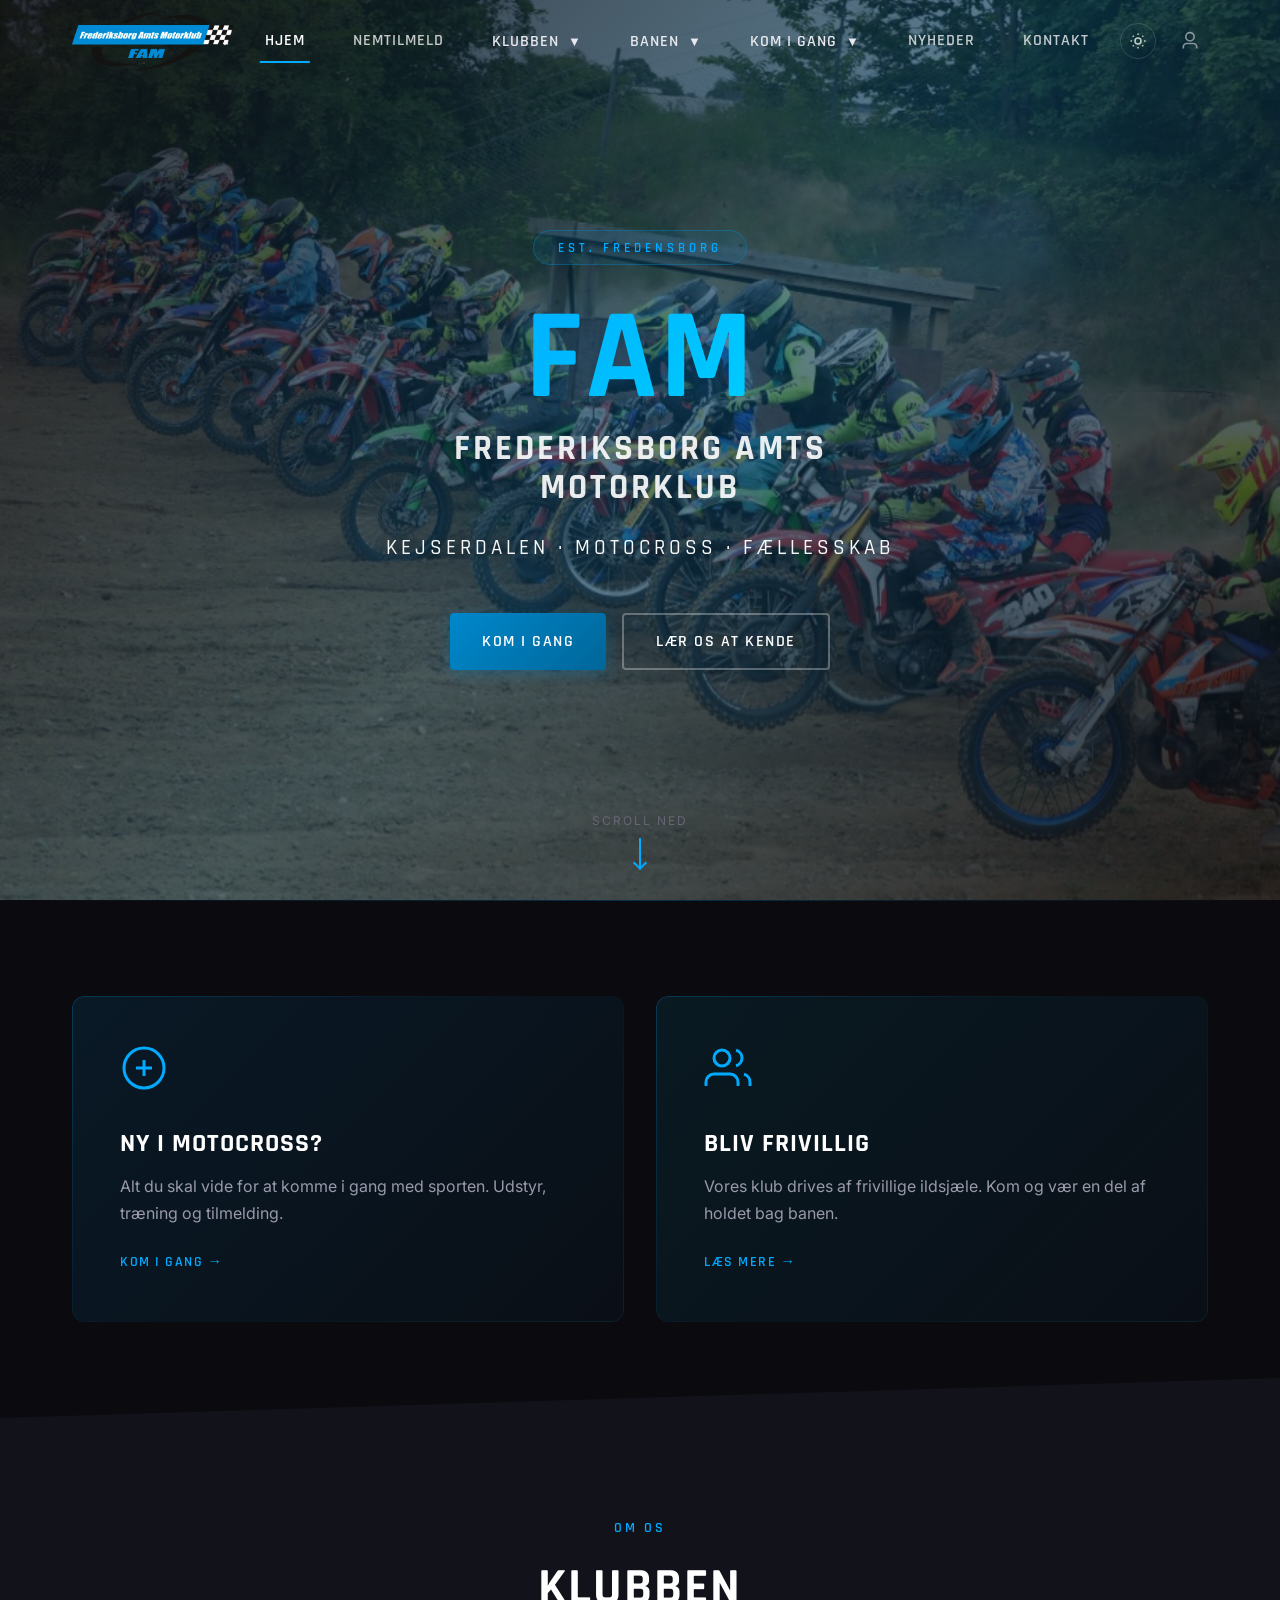
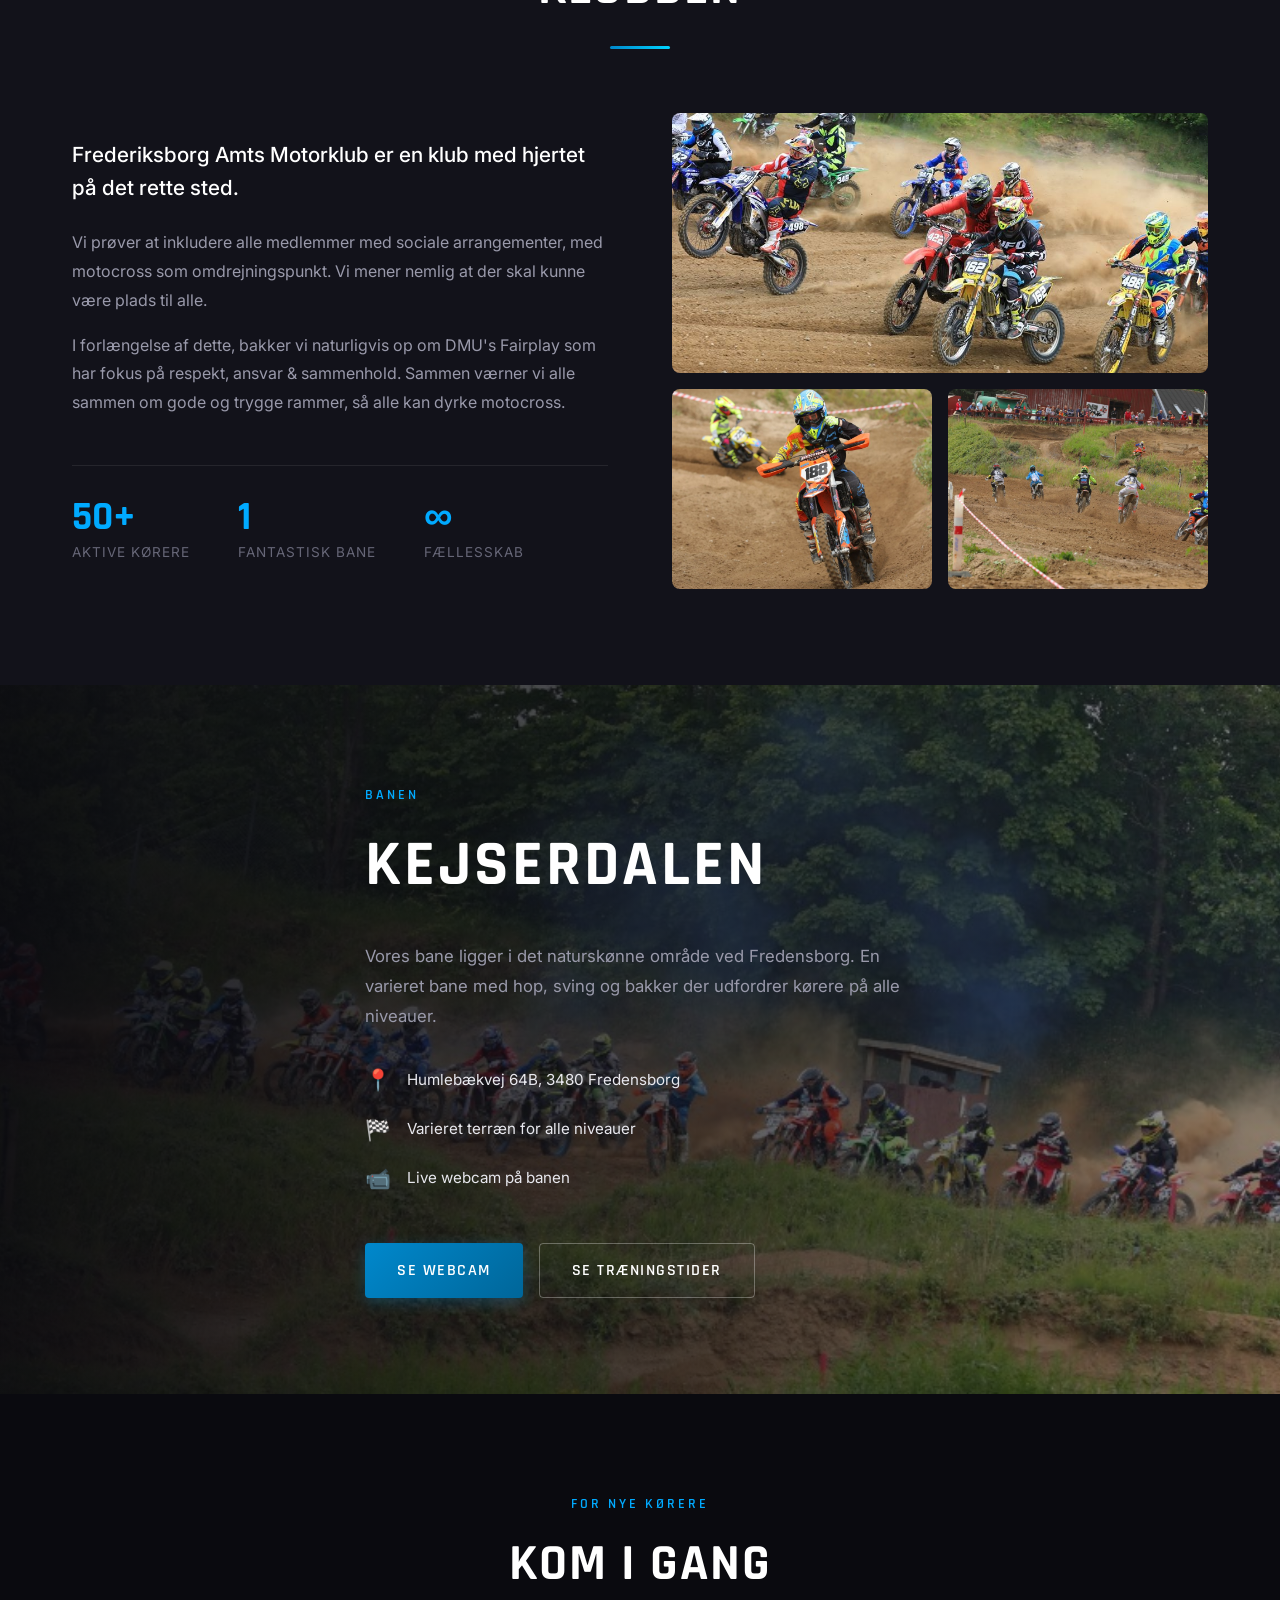
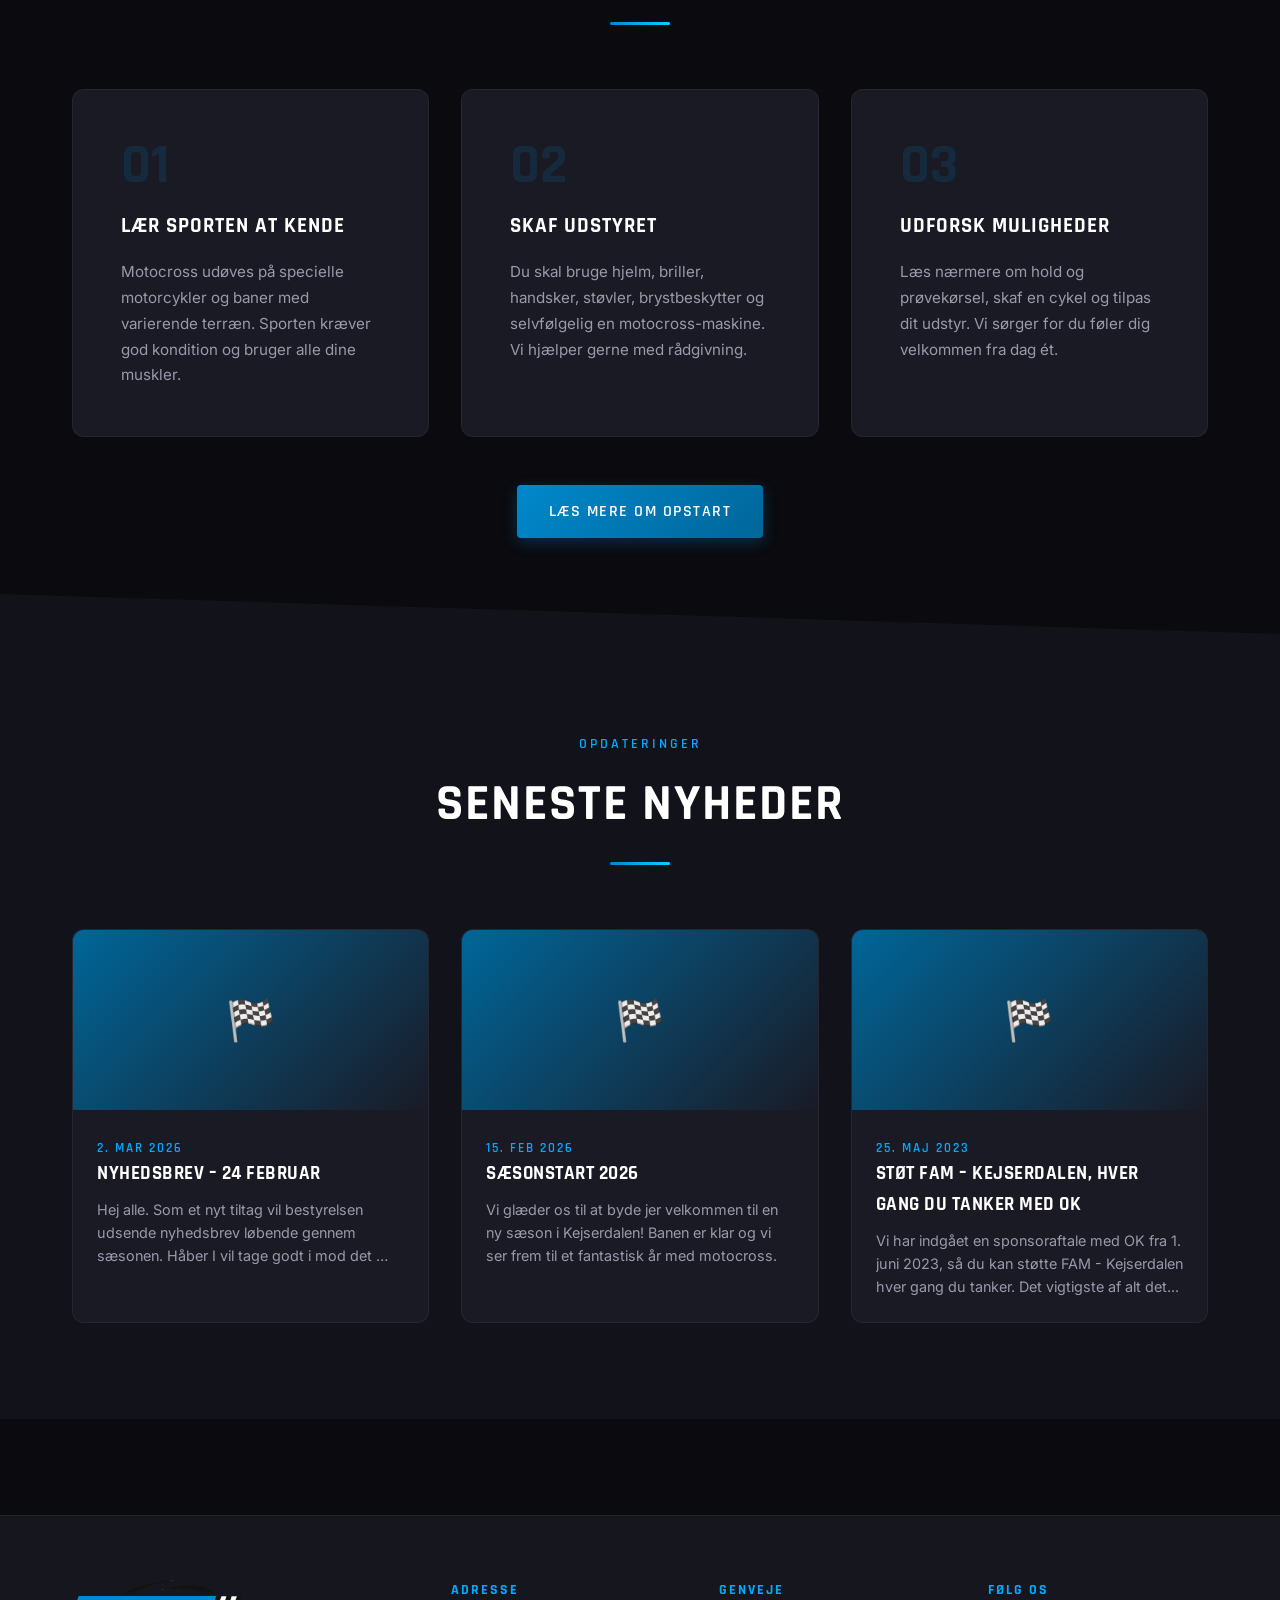
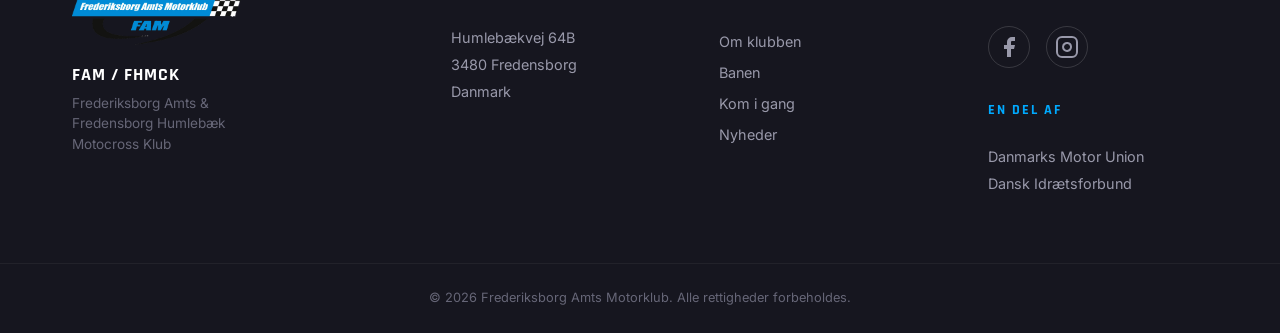
<file: index.html>
<!DOCTYPE html>
<html lang="da">

<head>
    <meta charset="UTF-8">
    <meta name="viewport" content="width=device-width, initial-scale=1.0">
    <meta name="description"
        content="Frederiksborg Amts Motorklub (FAM) – Motocross klub i Fredensborg. Kejserdalen banen. Bliv medlem, kør motocross, og vær en del af fællesskabet.">
    <title>FAM Kejserdalen – Frederiksborg Amts Motorklub</title>

    <!-- Google Fonts -->
    <link rel="preconnect" href="https://fonts.googleapis.com">
    <link rel="preconnect" href="https://fonts.gstatic.com" crossorigin>
    <link
        href="https://fonts.googleapis.com/css2?family=Rajdhani:wght@400;500;600;700&family=Inter:wght@300;400;500;600&display=swap"
        rel="stylesheet">

    <!-- Stylesheets -->
    <link rel="stylesheet" href="css/style.css">
</head>

<body>

    <!-- ======= NAVBAR ======= -->
    <header class="navbar" id="navbar">
        <div class="navbar__container">
            <a href="#hjem" class="navbar__logo">
                <img src="assets/images/logo.png" alt="FAM Logo" class="navbar__logo-img">
            </a>

            <nav class="navbar__nav" id="navMenu">
                <a href="#hjem" class="navbar__link active">Hjem</a>
                <a href="https://kejserdalen.nemtilmeld.dk/?fbclid=IwY2xjawFP-apleHRuA2FlbQIxMAABHRqCk-J15rfGJ6o_tkZ6F2Ca1nFHQtTq5d6O7MbKapPP2cWGJdafz0RNQw_aem_7qx7fho8AO3H0dyfP2xFcg"
                    class="navbar__link" target="_blank" rel="noopener">NemTilmeld</a>
                <div class="navbar__dropdown">
                    <button class="navbar__link dropdown__toggle">Klubben <span class="dropdown__icon"
                            style="font-size:0.8em; margin-left:4px;">▼</span></button>
                    <div class="dropdown__menu">
                        <a href="klubben/kalender.html" class="dropdown__link">Aktivitetskalender</a>
                        <a href="klubben/bestyrelse.html" class="dropdown__link">Bestyrelse</a>
                        <a href="klubben/referater.html" class="dropdown__link">Referater</a>
                        <a href="klubben/vedtaegter.html" class="dropdown__link">Vedtægter</a>
                    </div>
                </div>
                <!-- Banen Dropdown -->
                <div class="navbar__dropdown">
                    <button class="navbar__link dropdown__toggle">Banen <span class="dropdown__icon"
                            style="font-size:0.8em; margin-left:4px;">▼</span></button>
                    <div class="dropdown__menu">
                        <a href="#banen" class="dropdown__link">Om banen</a>
                        <a href="banen/traeningstider.html" class="dropdown__link">Træningstider</a>
                        <a href="banen/webcam.html" class="dropdown__link">Webcam</a>
                    </div>
                </div>
                <!-- Kom i gang Dropdown -->
                <div class="navbar__dropdown">
                    <button class="navbar__link dropdown__toggle">Kom i gang <span class="dropdown__icon"
                            style="font-size:0.8em; margin-left:4px;">▼</span></button>
                    <div class="dropdown__menu">
                        <a href="banen/kom-i-gang.html" class="dropdown__link">Motocross</a>
                        <a href="banen/bliv-frivillig.html" class="dropdown__link">Bliv frivillig</a>
                    </div>
                </div>

                <a href="#nyheder" class="navbar__link">Nyheder</a>
                <a href="banen/kontakt.html" class="navbar__link">Kontakt</a>
            </nav>

            <div class="navbar__actions">
                <button class="navbar__theme-toggle" id="themeToggle" type="button" aria-label="Skift tema"
                    title="Skift tema">
                    <span class="theme-toggle__icon theme-toggle__icon--sun" aria-hidden="true">
                        <svg width="18" height="18" viewBox="0 0 24 24" fill="none" stroke="currentColor"
                            stroke-width="2">
                            <circle cx="12" cy="12" r="4" />
                            <path d="M12 2v2" />
                            <path d="M12 20v2" />
                            <path d="M4.93 4.93l1.41 1.41" />
                            <path d="M17.66 17.66l1.41 1.41" />
                            <path d="M2 12h2" />
                            <path d="M20 12h2" />
                            <path d="M4.93 19.07l1.41-1.41" />
                            <path d="M17.66 6.34l1.41-1.41" />
                        </svg>
                    </span>
                    <span class="theme-toggle__icon theme-toggle__icon--moon" aria-hidden="true">
                        <svg width="18" height="18" viewBox="0 0 24 24" fill="none" stroke="currentColor"
                            stroke-width="2">
                            <path d="M21 12.79A9 9 0 1 1 11.21 3a7 7 0 0 0 9.79 9.79z" />
                        </svg>
                    </span>
                </button>
                <a href="admin/index.html" class="navbar__admin-btn" title="Admin Dashboard">
                    <svg width="20" height="20" viewBox="0 0 24 24" fill="none" stroke="currentColor" stroke-width="2">
                        <path d="M12 12c2.7 0 5-2.3 5-5s-2.3-5-5-5-5 2.3-5 5 2.3 5 5 5z" />
                        <path d="M20 21v-2c0-2.2-1.8-4-4-4H8c-2.2 0-4 1.8-4 4v2" />
                    </svg>
                </a>
                <button class="navbar__hamburger" id="hamburgerBtn" aria-label="Åbn menu">
                    <span></span>
                    <span></span>
                    <span></span>
                </button>
            </div>
        </div>
    </header>

    <!-- ======= HERO SECTION ======= -->
    <section class="hero" id="hjem">
        <div class="hero__bg">
            <img src="assets/images/hero-race.jpg" alt="Motocross race" class="hero__bg-img">
            <div class="hero__overlay"></div>
        </div>

        <!-- Checkered flag decoration -->
        <div class="hero__checkered"></div>

        <div class="hero__content">
            <div class="hero__badge">EST. FREDENSBORG</div>
            <h1 class="hero__title">
                <span class="hero__title-line hero__title-line--accent">FAM</span>
                <span class="hero__title-line">Frederiksborg Amts</span>
                <span class="hero__title-line">Motorklub</span>
            </h1>
            <p class="hero__subtitle">Kejserdalen · Motocross · Fællesskab</p>
            <div class="hero__cta">
                <a href="banen/kom-i-gang.html" class="btn btn--primary">Kom i gang</a>
                <a href="#klubben" class="btn btn--outline">Lær os at kende</a>
            </div>
        </div>

        <div class="hero__scroll-indicator">
            <span>Scroll ned</span>
            <div class="hero__scroll-arrow"></div>
        </div>
    </section>

    <!-- ======= QUICK ACTIONS ======= -->
    <section class="quick-actions" id="quick-actions">
        <div class="container">
            <div class="quick-actions__grid">
                <a href="#kom-i-gang" class="action-card action-card--primary reveal">
                    <div class="action-card__icon">
                        <svg width="48" height="48" viewBox="0 0 24 24" fill="none" stroke="currentColor"
                            stroke-width="1.5">
                            <circle cx="12" cy="12" r="10" />
                            <path d="M12 8v8M8 12h8" />
                        </svg>
                    </div>
                    <h2 class="action-card__title">Ny i Motocross?</h2>
                    <p class="action-card__text">Alt du skal vide for at komme i gang med sporten. Udstyr, træning og
                        tilmelding.</p>
                    <span class="action-card__cta">Kom i gang <span class="arrow">→</span></span>
                </a>

                <a href="#kontakt" class="action-card action-card--secondary reveal">
                    <div class="action-card__icon">
                        <svg width="48" height="48" viewBox="0 0 24 24" fill="none" stroke="currentColor"
                            stroke-width="1.5">
                            <path d="M17 21v-2a4 4 0 0 0-4-4H5a4 4 0 0 0-4 4v2" />
                            <circle cx="9" cy="7" r="4" />
                            <path d="M23 21v-2a4 4 0 0 0-3-3.87" />
                            <path d="M16 3.13a4 4 0 0 1 0 7.75" />
                        </svg>
                    </div>
                    <h2 class="action-card__title">Bliv Frivillig</h2>
                    <p class="action-card__text">Vores klub drives af frivillige ildsjæle. Kom og vær en del af holdet
                        bag banen.</p>
                    <span class="action-card__cta">Læs mere <span class="arrow">→</span></span>
                </a>
            </div>
        </div>
    </section>

    <!-- ======= OM KLUBBEN ======= -->
    <section class="about" id="klubben">
        <div class="container">
            <div class="section-header reveal">
                <span class="section-header__tag">Om os</span>
                <h2 class="section-header__title">Klubben</h2>
                <div class="section-header__line"></div>
            </div>

            <div class="about__grid">
                <div class="about__content reveal">
                    <p class="about__lead">Frederiksborg Amts Motorklub er en klub med hjertet på det rette sted.</p>
                    <p>Vi prøver at inkludere alle medlemmer med sociale arrangementer, med motocross som
                        omdrejningspunkt. Vi mener nemlig at der skal kunne være plads til alle.</p>
                    <p>I forlængelse af dette, bakker vi naturligvis op om DMU's Fairplay som har fokus på respekt,
                        ansvar & sammenhold. Sammen værner vi alle sammen om gode og trygge rammer, så alle kan dyrke
                        motocross.</p>
                    <div class="about__stats">
                        <div class="about__stat">
                            <span class="about__stat-number">50+</span>
                            <span class="about__stat-label">Aktive kørere</span>
                        </div>
                        <div class="about__stat">
                            <span class="about__stat-number">1</span>
                            <span class="about__stat-label">Fantastisk bane</span>
                        </div>
                        <div class="about__stat">
                            <span class="about__stat-number">∞</span>
                            <span class="about__stat-label">Fællesskab</span>
                        </div>
                    </div>
                </div>
                <div class="about__gallery reveal">
                    <div class="about__gallery-grid">
                        <img src="assets/images/race-pack.jpg" alt="Motocross race"
                            class="about__gallery-img about__gallery-img--large">
                        <img src="assets/images/rider-188.jpg" alt="Motocross kører" class="about__gallery-img">
                        <img src="assets/images/race-track.jpg" alt="Kejserdalen banen" class="about__gallery-img">
                    </div>
                </div>
            </div>
        </div>
    </section>

    <!-- ======= BANEN ======= -->
    <section class="track" id="banen">
        <div class="track__bg">
            <img src="assets/images/race-start.jpg" alt="Kejserdalen banen" class="track__bg-img">
            <div class="track__overlay"></div>
        </div>
        <div class="container">
            <div class="track__content reveal">
                <span class="section-header__tag">Banen</span>
                <h2 class="track__title">Kejserdalen</h2>
                <p class="track__text">Vores bane ligger i det naturskønne område ved Fredensborg. En varieret bane med
                    hop, sving og bakker der udfordrer kørere på alle niveauer.</p>
                <div class="track__details">
                    <div class="track__detail">
                        <span class="track__detail-icon">📍</span>
                        <span>Humlebækvej 64B, 3480 Fredensborg</span>
                    </div>
                    <div class="track__detail">
                        <span class="track__detail-icon">🏁</span>
                        <span>Varieret terræn for alle niveauer</span>
                    </div>
                    <div class="track__detail">
                        <span class="track__detail-icon">📹</span>
                        <span>Live webcam på banen</span>
                    </div>
                </div>
                <div style="display: flex; gap: var(--space-md); flex-wrap: wrap;">
                    <a href="banen/webcam.html" class="btn btn--primary">Se webcam</a>
                    <a href="banen/traeningstider.html" class="btn btn--outline" style="border-width: 1px;">Se
                        Træningstider</a>
                </div>
            </div>
        </div>
    </section>

    <!-- ======= KOM I GANG ======= -->
    <section class="get-started" id="kom-i-gang">
        <div class="container">
            <div class="section-header reveal">
                <span class="section-header__tag">For nye kørere</span>
                <h2 class="section-header__title">Kom i Gang</h2>
                <div class="section-header__line"></div>
            </div>

            <div class="get-started__grid">
                <div class="step-card reveal">
                    <div class="step-card__number">01</div>
                    <h3 class="step-card__title">Lær sporten at kende</h3>
                    <p class="step-card__text">Motocross udøves på specielle motorcykler og baner med varierende terræn.
                        Sporten kræver god kondition og bruger alle dine muskler.</p>
                </div>
                <div class="step-card reveal">
                    <div class="step-card__number">02</div>
                    <h3 class="step-card__title">Skaf udstyret</h3>
                    <p class="step-card__text">Du skal bruge hjelm, briller, handsker, støvler, brystbeskytter og
                        selvfølgelig en motocross-maskine. Vi hjælper gerne med rådgivning.</p>
                </div>
                <div class="step-card reveal">
                    <div class="step-card__number">03</div>
                    <h3 class="step-card__title">Udforsk muligheder</h3>
                    <p class="step-card__text">Læs nærmere om hold og prøvekørsel, skaf en cykel og tilpas dit udstyr.
                        Vi sørger for du føler dig velkommen fra dag ét.</p>
                </div>
            </div>

            <div class="reveal" style="text-align: center; margin-top: var(--space-2xl);">
                <a href="banen/kom-i-gang.html" class="btn btn--primary">Læs mere om opstart</a>
            </div>
        </div>
    </section>

    <!-- ======= NYHEDER ======= -->
    <section class="news" id="nyheder">
        <div class="container">
            <div class="section-header reveal">
                <span class="section-header__tag">Opdateringer</span>
                <h2 class="section-header__title">Seneste Nyheder</h2>
                <div class="section-header__line"></div>
            </div>

            <div class="news__grid" id="newsGrid">
                <!-- News cards dynamically inserted by JS -->
            </div>

            <div class="news__empty" id="newsEmpty" style="display: none;">
                <p>Ingen nyheder at vise endnu.</p>
            </div>
        </div>
    </section>

    <!-- ======= FOOTER ======= -->
    <footer class="footer" id="kontakt">
        <div class="footer__top">
            <div class="container">
                <div class="footer__grid">
                    <div class="footer__brand">
                        <img src="assets/images/logo.png" alt="FAM Logo" class="footer__logo">
                        <p class="footer__brand-name">FAM / FHMCK</p>
                        <p class="footer__brand-sub">Frederiksborg Amts &<br>Fredensborg Humlebæk<br>Motocross Klub</p>
                    </div>

                    <div class="footer__info">
                        <h3 class="footer__heading">Adresse</h3>
                        <p>Humlebækvej 64B</p>
                        <p>3480 Fredensborg</p>
                        <p>Danmark</p>
                    </div>

                    <div class="footer__links">
                        <h3 class="footer__heading">Genveje</h3>
                        <a href="#klubben">Om klubben</a>
                        <a href="#banen">Banen</a>
                        <a href="banen/kom-i-gang.html">Kom i gang</a>
                        <a href="#nyheder">Nyheder</a>
                    </div>

                    <div class="footer__social">
                        <h3 class="footer__heading">Følg os</h3>
                        <div class="footer__social-links">
                            <a href="https://www.facebook.com/groups/208129055985299" target="_blank" rel="noopener"
                                class="footer__social-link" aria-label="Facebook">
                                <svg width="24" height="24" viewBox="0 0 24 24" fill="currentColor">
                                    <path d="M18 2h-3a5 5 0 0 0-5 5v3H7v4h3v8h4v-8h3l1-4h-4V7a1 1 0 0 1 1-1h3z" />
                                </svg>
                            </a>
                            <a href="https://www.instagram.com/dmusport/" target="_blank" rel="noopener"
                                class="footer__social-link" aria-label="Instagram">
                                <svg width="24" height="24" viewBox="0 0 24 24" fill="none" stroke="currentColor"
                                    stroke-width="2">
                                    <rect x="2" y="2" width="20" height="20" rx="5" ry="5" />
                                    <path d="M16 11.37A4 4 0 1 1 12.63 8 4 4 0 0 1 16 11.37z" />
                                    <line x1="17.5" y1="6.5" x2="17.51" y2="6.5" />
                                </svg>
                            </a>
                        </div>
                        <div class="footer__partners">
                            <h3 class="footer__heading">En del af</h3>
                            <p>Danmarks Motor Union</p>
                            <p>Dansk Idrætsforbund</p>
                        </div>
                    </div>
                </div>
            </div>
        </div>
        <div class="footer__bottom">
            <div class="container">
                <p>&copy; 2026 Frederiksborg Amts Motorklub. Alle rettigheder forbeholdes.</p>
            </div>
        </div>
    </footer>

    <!-- ======= NEWS DETAIL MODAL ======= -->
    <div class="modal" id="newsModal">
        <div class="modal__backdrop" id="newsModalBackdrop"></div>
        <div class="modal__content modal__content--wide">
            <button class="modal__close" id="newsModalClose">&times;</button>
            <div id="newsModalBody">
                <span class="news-card__date" id="newsModalDate"></span>
                <h2 class="modal__title" id="newsModalTitle"></h2>
                <img id="newsModalImage" class="news-modal__image" alt="" style="display:none;">
                <div class="news-modal__text" id="newsModalText"></div>
            </div>
        </div>
    </div>


    <!-- Scripts -->
    <script src="js/main.js"></script>
    <script>
        // Green admin icon when logged in
        if (sessionStorage.getItem('fam_admin') === 'true') {
            var adminBtn = document.querySelector('.navbar__admin-btn');
            if (adminBtn) adminBtn.classList.add('logged-in');
        }
    </script>
</body>

</html>
</file>
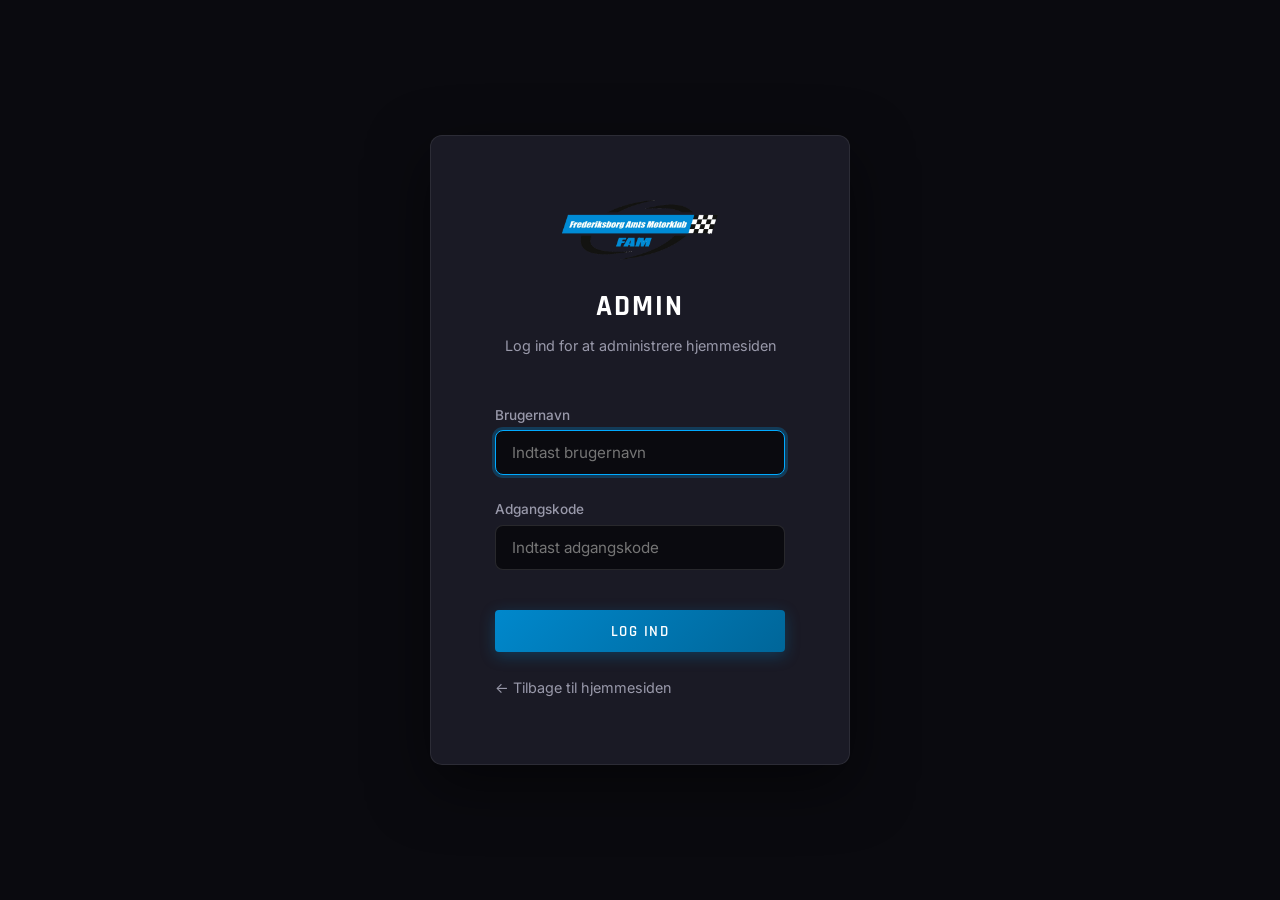
<file: admin/index.html>
<!DOCTYPE html>
<html lang="da">

<head>
    <meta charset="UTF-8">
    <meta name="viewport" content="width=device-width, initial-scale=1.0">
    <title>Admin Dashboard | FAM Kejserdalen</title>
    <meta name="robots" content="noindex, nofollow">

    <!-- Google Fonts -->
    <link rel="preconnect" href="https://fonts.googleapis.com">
    <link rel="preconnect" href="https://fonts.gstatic.com" crossorigin>
    <link
        href="https://fonts.googleapis.com/css2?family=Inter:wght@400;500;700&family=Rajdhani:wght@500;600;700;800&display=swap"
        rel="stylesheet">

    <script>
        (function () {
            try {
                if (localStorage.getItem('fam_theme') === 'light') {
                    document.documentElement.setAttribute('data-theme', 'light');
                }
            } catch (e) {
                // If storage is unavailable, keep default dark theme.
            }
        })();
    </script>

    <style>
        /* ---- Design Tokens (same as main site) ---- */
        :root {
            --color-bg: #0A0A0F;
            --color-bg-elevated: #12121A;
            --color-bg-card: #1A1A25;
            --color-bg-card-hover: #22222F;
            --color-surface: #16161F;
            --color-primary: #0088CC;
            --color-primary-light: #00AAFF;
            --color-primary-dark: #006699;
            --color-primary-glow: rgba(0, 136, 204, 0.3);
            --color-accent: #00D4FF;
            --color-text: #E8E8EE;
            --color-text-secondary: #9999AA;
            --color-text-muted: #666677;
            --color-white: #FFFFFF;
            --color-success: #22C55E;
            --color-error: #EF4444;
            --color-warning: #F59E0B;
            --font-heading: 'Rajdhani', sans-serif;
            --font-body: 'Inter', sans-serif;
            --radius-sm: 4px;
            --radius-md: 8px;
            --radius-lg: 12px;
            --radius-full: 9999px;
            --space-xs: 0.25rem;
            --space-sm: 0.5rem;
            --space-md: 1rem;
            --space-lg: 1.5rem;
            --space-xl: 2rem;
            --space-2xl: 3rem;
            --space-3xl: 4rem;
            --transition-fast: 150ms ease;
            --transition-base: 300ms ease;
        }

        html[data-theme="light"] {
            --color-bg: #F3F6FB;
            --color-bg-elevated: #FFFFFF;
            --color-bg-card: #FFFFFF;
            --color-bg-card-hover: #EEF4FF;
            --color-surface: #ECF2FA;
            --color-primary-glow: rgba(0, 136, 204, 0.18);
            --color-text: #1A2533;
            --color-text-secondary: #4B5D73;
            --color-text-muted: #71839A;
            --color-white: #FFFFFF;
        }

        html[data-theme="light"] .topbar__title,
        html[data-theme="light"] .login-card__title,
        html[data-theme="light"] .section-title,
        html[data-theme="light"] .news-item__title {
            color: var(--color-text);
        }

        html[data-theme="light"] .tab-btn:hover {
            color: var(--color-text);
        }

        *,
        *::before,
        *::after {
            margin: 0;
            padding: 0;
            box-sizing: border-box;
        }

        html {
            scroll-behavior: smooth;
        }

        body {
            font-family: var(--font-body);
            font-size: 16px;
            line-height: 1.6;
            color: var(--color-text);
            background-color: var(--color-bg);
            min-height: 100vh;
        }

        /* ---- LOGIN SCREEN ---- */
        .login-screen {
            display: flex;
            align-items: center;
            justify-content: center;
            min-height: 100vh;
            padding: var(--space-xl);
        }

        .login-card {
            background: var(--color-bg-card);
            border: 1px solid rgba(255, 255, 255, 0.08);
            border-radius: var(--radius-lg);
            padding: var(--space-3xl);
            max-width: 420px;
            width: 100%;
            box-shadow: 0 20px 60px rgba(0, 0, 0, 0.5);
        }

        .login-card__logo {
            display: block;
            height: 60px;
            margin: 0 auto var(--space-lg);
        }

        .login-card__title {
            font-family: var(--font-heading);
            font-size: 1.8rem;
            font-weight: 700;
            color: var(--color-white);
            text-align: center;
            text-transform: uppercase;
            letter-spacing: 2px;
            margin-bottom: var(--space-xs);
        }

        .login-card__sub {
            text-align: center;
            color: var(--color-text-secondary);
            margin-bottom: var(--space-2xl);
            font-size: 0.9rem;
        }

        .login-card__back-link {
            display: inline-block;
            margin-top: var(--space-lg);
            color: var(--color-text-secondary);
            text-decoration: none;
            font-size: 0.9rem;
            transition: color var(--transition-fast);
        }

        .login-card__back-link:hover {
            color: var(--color-primary-light);
        }

        /* ---- DASHBOARD ---- */
        .dashboard {
            display: none;
            min-height: 100vh;
        }

        .dashboard.active {
            display: block;
        }

        .login-screen.hidden {
            display: none;
        }

        .topbar {
            background: var(--color-bg-elevated);
            border-bottom: 1px solid rgba(0, 136, 204, 0.15);
            padding: var(--space-md) var(--space-xl);
            display: flex;
            align-items: center;
            justify-content: space-between;
            position: sticky;
            top: 0;
            z-index: 100;
        }

        .topbar__left {
            display: flex;
            align-items: center;
            gap: var(--space-md);
        }

        .topbar__right {
            display: flex;
            align-items: center;
            gap: var(--space-md);
        }

        .topbar__logo {
            height: 40px;
        }

        .topbar__title {
            font-family: var(--font-heading);
            font-weight: 700;
            font-size: 1.2rem;
            color: var(--color-white);
            text-transform: uppercase;
            letter-spacing: 1px;
        }

        .topbar__badge {
            background: rgba(0, 136, 204, 0.2);
            color: var(--color-primary-light);
            padding: 2px 10px;
            border-radius: var(--radius-full);
            font-size: 0.75rem;
            font-weight: 600;
            text-transform: uppercase;
            letter-spacing: 1px;
        }

        /* ---- TABS ---- */
        .tabs {
            display: flex;
            gap: var(--space-xs);
            padding: var(--space-md) var(--space-xl);
            background: var(--color-bg-elevated);
            border-bottom: 1px solid rgba(255, 255, 255, 0.05);
            position: relative;
            z-index: 50;
        }

        .tab-btn {
            font-family: var(--font-heading);
            font-size: 0.95rem;
            font-weight: 600;
            text-transform: uppercase;
            letter-spacing: 1px;
            padding: var(--space-sm) var(--space-lg);
            border-radius: var(--radius-sm);
            background: transparent;
            color: var(--color-text-secondary);
            border: none;
            cursor: pointer;
            transition: all var(--transition-fast);
            position: relative;
            z-index: 51;
        }

        .tab-btn:hover {
            color: var(--color-white);
            background: rgba(255, 255, 255, 0.05);
        }

        .tab-btn.active {
            color: var(--color-white);
            background: var(--color-primary);
            box-shadow: 0 2px 10px var(--color-primary-glow);
        }

        .tab-panel {
            display: none;
            padding: var(--space-2xl) var(--space-xl);
            max-width: 1100px;
            margin: 0 auto;
        }

        .tab-panel.active {
            display: block;
        }

        .news-layout {
            display: grid;
            grid-template-columns: 1fr 1fr;
            gap: var(--space-2xl);
            align-items: start;
        }

        /* ---- FORM ---- */
        .form-group {
            margin-bottom: var(--space-lg);
        }

        .form-label {
            display: block;
            margin-bottom: var(--space-xs);
            color: var(--color-text-secondary);
            font-size: 0.85rem;
            font-weight: 500;
        }

        .form-input,
        .form-textarea {
            width: 100%;
            padding: 0.75rem 1rem;
            background: var(--color-bg);
            border: 1px solid rgba(255, 255, 255, 0.12);
            border-radius: var(--radius-md);
            color: var(--color-text);
            font-family: var(--font-body);
            font-size: 0.95rem;
            outline: none;
            transition: border-color var(--transition-fast), box-shadow var(--transition-fast);
        }

        .form-input:focus,
        .form-textarea:focus {
            border-color: var(--color-primary-light);
            box-shadow: 0 0 0 3px var(--color-primary-glow);
        }

        .form-textarea {
            resize: vertical;
            min-height: 100px;
        }

        /* ---- BUTTONS ---- */
        .btn {
            display: inline-flex;
            align-items: center;
            justify-content: center;
            gap: var(--space-sm);
            font-family: var(--font-heading);
            font-size: 0.95rem;
            font-weight: 600;
            text-transform: uppercase;
            letter-spacing: 1.5px;
            padding: 0.7rem 1.5rem;
            border-radius: var(--radius-sm);
            border: none;
            cursor: pointer;
            transition: all var(--transition-base);
            position: relative;
        }

        .btn--primary {
            background: linear-gradient(135deg, var(--color-primary), var(--color-primary-dark));
            color: var(--color-white);
            box-shadow: 0 4px 15px var(--color-primary-glow);
        }

        .btn--primary:hover {
            background: linear-gradient(135deg, var(--color-primary-light), var(--color-primary));
            transform: translateY(-1px);
        }

        .btn--outline {
            border: 1px solid rgba(255, 255, 255, 0.2);
            color: var(--color-text);
            background: transparent;
        }

        .btn--outline:hover {
            border-color: var(--color-primary-light);
            color: var(--color-primary-light);
        }

        .btn--danger {
            background: rgba(239, 68, 68, 0.15);
            color: var(--color-error);
            border: 1px solid rgba(239, 68, 68, 0.3);
        }

        .btn--danger:hover {
            background: rgba(239, 68, 68, 0.25);
        }

        .btn--small {
            padding: 0.4rem 0.8rem;
            font-size: 0.8rem;
        }

        .btn--full {
            width: 100%;
        }

        .btn-group {
            display: flex;
            gap: var(--space-sm);
            margin-top: var(--space-md);
        }

        .error-msg {
            color: var(--color-error);
            font-size: 0.85rem;
            margin-top: var(--space-sm);
            min-height: 1.2em;
        }

        .success-msg {
            color: var(--color-success);
            font-weight: 500;
        }

        /* ---- NEWS TABLE ---- */
        .section-title {
            font-family: var(--font-heading);
            font-size: 1.5rem;
            font-weight: 700;
            color: var(--color-white);
            text-transform: uppercase;
            letter-spacing: 1px;
            margin-bottom: var(--space-lg);
            padding-bottom: var(--space-sm);
            border-bottom: 2px solid rgba(0, 136, 204, 0.3);
        }

        .card {
            background: var(--color-bg-card);
            border: 1px solid rgba(255, 255, 255, 0.06);
            border-radius: var(--radius-md);
            padding: var(--space-xl);
            margin-bottom: var(--space-xl);
        }

        .news-item {
            display: flex;
            justify-content: space-between;
            align-items: center;
            padding: var(--space-md);
            border-bottom: 1px solid rgba(255, 255, 255, 0.05);
            transition: background var(--transition-fast);
        }

        .news-item:last-child {
            border-bottom: none;
        }

        .news-item:hover {
            background: rgba(255, 255, 255, 0.02);
        }

        .news-item__info {
            flex: 1;
        }

        .news-item__title {
            font-weight: 600;
            color: var(--color-white);
            margin-bottom: 2px;
        }

        .news-item__date {
            font-size: 0.8rem;
            color: var(--color-text-muted);
        }

        .news-item__actions {
            display: flex;
            gap: var(--space-sm);
        }

        /* ---- PDF GRID ---- */
        .pdf-grid {
            display: grid;
            grid-template-columns: repeat(auto-fill, minmax(320px, 1fr));
            gap: var(--space-lg);
        }

        /* ---- INBOX ---- */
        .inbox-layout {
            display: grid;
            grid-template-columns: 320px 1fr;
            gap: var(--space-lg);
            align-items: start;
        }

        .inbox-preview-warning {
            margin-bottom: var(--space-lg);
            background: rgba(239, 68, 68, 0.12);
            border: 1px solid rgba(239, 68, 68, 0.35);
            border-left: 4px solid var(--color-error);
            border-radius: var(--radius-sm);
            padding: 0.8rem 1rem;
            color: #FFD7D7;
            font-size: 0.92rem;
        }

        html[data-theme="light"] .inbox-preview-warning {
            color: #8B1D1D;
            background: rgba(239, 68, 68, 0.1);
            border-color: rgba(239, 68, 68, 0.3);
        }

        .inbox-list {
            padding: 0;
            overflow: hidden;
        }

        .inbox-list__header {
            padding: var(--space-md) var(--space-lg);
            border-bottom: 1px solid rgba(255, 255, 255, 0.06);
            font-family: var(--font-heading);
            font-size: 0.9rem;
            letter-spacing: 1px;
            text-transform: uppercase;
            color: var(--color-text-secondary);
        }

        .inbox-list__controls {
            display: flex;
            gap: var(--space-sm);
            padding: var(--space-sm) var(--space-lg);
            border-bottom: 1px solid rgba(255, 255, 255, 0.06);
            flex-wrap: wrap;
        }

        .inbox-filter-btn.active {
            background: var(--color-primary);
            color: #FFFFFF;
            border-color: transparent;
        }

        .inbox-thread-list {
            max-height: 66vh;
            overflow-y: auto;
        }

        .inbox-thread {
            width: 100%;
            border: none;
            background: transparent;
            color: inherit;
            text-align: left;
            display: block;
            padding: var(--space-md) var(--space-lg);
            border-bottom: 1px solid rgba(255, 255, 255, 0.05);
            cursor: pointer;
            transition: background var(--transition-fast);
        }

        .inbox-thread:hover {
            background: rgba(255, 255, 255, 0.03);
        }

        .inbox-thread.active {
            background: rgba(0, 136, 204, 0.14);
            border-left: 3px solid var(--color-primary);
            padding-left: calc(var(--space-lg) - 3px);
        }

        .inbox-thread__subject {
            font-weight: 700;
            color: var(--color-white);
            margin-bottom: 2px;
        }

        .inbox-thread__meta {
            font-size: 0.8rem;
            color: var(--color-text-muted);
        }

        .inbox-empty {
            padding: var(--space-xl);
            color: var(--color-text-muted);
            text-align: center;
        }

        .inbox-detail__top {
            display: flex;
            justify-content: space-between;
            align-items: flex-start;
            gap: var(--space-md);
            margin-bottom: var(--space-md);
        }

        .inbox-detail__title {
            font-family: var(--font-heading);
            font-size: 1.3rem;
            font-weight: 700;
            color: var(--color-white);
            margin-bottom: 0.15rem;
        }

        .inbox-detail__meta {
            color: var(--color-text-secondary);
            font-size: 0.88rem;
        }

        .inbox-status {
            display: inline-flex;
            align-items: center;
            padding: 2px 10px;
            border-radius: var(--radius-full);
            font-size: 0.75rem;
            text-transform: uppercase;
            letter-spacing: 0.8px;
            font-weight: 700;
        }

        .inbox-status--open {
            background: rgba(34, 197, 94, 0.15);
            color: var(--color-success);
            border: 1px solid rgba(34, 197, 94, 0.3);
        }

        .inbox-status--closed {
            background: rgba(113, 131, 154, 0.16);
            color: var(--color-text-secondary);
            border: 1px solid rgba(113, 131, 154, 0.3);
        }

        .inbox-status--archived {
            background: rgba(148, 163, 184, 0.16);
            color: var(--color-text-secondary);
            border: 1px solid rgba(148, 163, 184, 0.3);
        }

        .inbox-messages {
            display: flex;
            flex-direction: column;
            gap: var(--space-md);
            margin: var(--space-lg) 0;
            max-height: 46vh;
            overflow-y: auto;
            padding-right: var(--space-xs);
        }

        .inbox-message {
            border-radius: var(--radius-md);
            padding: 0.85rem 1rem;
            border: 1px solid rgba(255, 255, 255, 0.08);
        }

        .inbox-message--in {
            background: rgba(255, 255, 255, 0.02);
        }

        .inbox-message--out {
            background: rgba(0, 136, 204, 0.14);
            border-color: rgba(0, 136, 204, 0.24);
        }

        .inbox-message__meta {
            font-size: 0.8rem;
            color: var(--color-text-muted);
            margin-bottom: 0.35rem;
        }

        .inbox-message__text {
            color: var(--color-text);
            white-space: pre-wrap;
        }

        .inbox-actions {
            display: flex;
            gap: var(--space-sm);
            flex-wrap: wrap;
            margin-bottom: var(--space-md);
        }

        .inbox-reply textarea {
            min-height: 110px;
        }

        html[data-theme="light"] .inbox-thread__subject,
        html[data-theme="light"] .inbox-detail__title {
            color: var(--color-text);
        }

        html[data-theme="light"] .inbox-thread.active {
            background: rgba(0, 136, 204, 0.1);
        }

        html[data-theme="light"] .inbox-message--in {
            background: rgba(0, 0, 0, 0.02);
            border-color: rgba(26, 37, 51, 0.08);
        }

        /* ---- BACK LINK ---- */
        .back-link {
            color: var(--color-text-secondary);
            text-decoration: none;
            font-size: 0.85rem;
            white-space: nowrap;
            transition: color var(--transition-fast);
        }

        .back-link:hover {
            color: var(--color-primary-light);
        }

        /* ---- RESPONSIVE ---- */
        @media (max-width: 768px) {
            .topbar {
                padding: var(--space-sm) var(--space-md);
                gap: var(--space-sm);
                align-items: flex-start;
            }

            .topbar__left {
                gap: var(--space-sm);
                flex-wrap: wrap;
            }

            .topbar__title {
                font-size: 1.05rem;
            }

            .topbar__right {
                width: 100%;
                justify-content: space-between;
                padding-top: var(--space-xs);
                border-top: 1px solid rgba(0, 136, 204, 0.12);
            }

            #logoutBtn {
                padding: 0.45rem 0.85rem;
                font-size: 0.82rem;
            }

            .tabs {
                flex-wrap: wrap;
            }

            .tab-panel {
                padding: var(--space-xl) var(--space-md);
            }

            .pdf-grid {
                grid-template-columns: 1fr;
            }

            .news-item {
                flex-direction: column;
                align-items: flex-start;
                gap: var(--space-sm);
            }

            .news-layout {
                grid-template-columns: 1fr;
            }

            .inbox-layout {
                grid-template-columns: 1fr;
            }

            .inbox-thread-list,
            .inbox-messages {
                max-height: none;
            }
        }
    </style>
</head>

<body>

    <!-- ======= LOGIN SCREEN ======= -->
    <div class="login-screen" id="loginScreen">
        <div class="login-card">
            <img src="../assets/images/logo.png" alt="FAM Logo" class="login-card__logo">
            <h1 class="login-card__title">Admin</h1>
            <p class="login-card__sub">Log ind for at administrere hjemmesiden</p>
            <form id="loginForm">
                <div class="form-group">
                    <label class="form-label" for="adminUser">Brugernavn</label>
                    <input class="form-input" type="text" id="adminUser" placeholder="Indtast brugernavn" required
                        autofocus>
                </div>
                <div class="form-group">
                    <label class="form-label" for="adminPass">Adgangskode</label>
                    <input class="form-input" type="password" id="adminPass" placeholder="Indtast adgangskode" required>
                </div>
                <p class="error-msg" id="loginError"></p>
                <button type="submit" class="btn btn--primary btn--full">Log ind</button>
            </form>
            <a href="../index.html" class="login-card__back-link">← Tilbage til hjemmesiden</a>
        </div>
    </div>

    <!-- ======= DASHBOARD ======= -->
    <div class="dashboard" id="dashboard">

        <!-- Top bar -->
        <div class="topbar">
            <div class="topbar__left">
                <img src="../assets/images/logo.png" alt="FAM Logo" class="topbar__logo">
                <span class="topbar__title">Dashboard</span>
                <span class="topbar__badge">Admin</span>
            </div>
            <div class="topbar__right">
                <a href="../index.html" class="back-link">← Tilbage til forsiden</a>
                <button class="btn btn--outline" id="logoutBtn"
                    onclick="sessionStorage.removeItem('fam_admin'); location.reload();">Log ud</button>
            </div>
        </div>

        <!-- Tabs -->
        <div class="tabs">
            <button class="tab-btn active" data-tab="inbox">📥 Indbakke</button>
            <button class="tab-btn" data-tab="news">📰 Nyheder</button>
            <button class="tab-btn" data-tab="pdfs">📄 PDF-filer</button>
        </div>

        <!-- ======= TAB: NEWS ======= -->
        <div class="tab-panel" id="tab-news">

            <div class="news-layout">

                <!-- Add / Edit Form -->
                <div class="card">
                    <h2 class="section-title" id="newsFormTitle">Tilføj nyhed</h2>
                    <form id="newsForm">
                        <input type="hidden" id="newsEditId" value="">
                        <div class="form-group">
                            <label class="form-label" for="newsTitle">Overskrift *</label>
                            <input class="form-input" type="text" id="newsTitle" placeholder="Nyhedens overskrift"
                                required>
                        </div>
                        <div class="form-group">
                            <label class="form-label" for="newsContent">Indhold *</label>
                            <textarea class="form-textarea" id="newsContent" rows="5"
                                placeholder="Skriv nyhedens indhold her..." required></textarea>
                        </div>
                        <div class="form-group">
                            <label class="form-label" for="newsImage">Billede URL (valgfrit)</label>
                            <input class="form-input" type="text" id="newsImage" placeholder="https://...">
                        </div>
                        <div class="btn-group">
                            <button type="submit" class="btn btn--primary" id="newsSubmitBtn">Tilføj nyhed</button>
                            <button type="button" class="btn btn--outline" id="newsCancelEdit"
                                style="display:none;">Annuller</button>
                        </div>
                    </form>
                </div>

                <!-- Existing news list -->
                <div>
                    <h2 class="section-title">Eksisterende nyheder</h2>
                    <div class="card" style="padding: 0;">
                        <div id="adminNewsList">
                            <!-- Rendered by JS -->
                        </div>
                    </div>
                </div>
            </div>
        </div>

        <!-- ======= TAB: PDFS ======= -->
        <div class="tab-panel" id="tab-pdfs">
            <h2 class="section-title">Administrer PDF Links</h2>
            <p style="color: var(--color-text-secondary); margin-bottom: var(--space-xl); font-size: 0.9rem;">Indsæt en
                web-adresse (URL) til en PDF for at overskrive den standard fil der vises på de offentlige undersider.
                Efterlad feltet blankt for at bruge filerne i assets/pdf/ mappen.</p>

            <div class="card">
                <div class="pdf-grid">
                    <div class="form-group">
                        <label class="form-label" for="pdfUrlKalender">Aktivitetskalender URL</label>
                        <input class="form-input" type="url" id="pdfUrlKalender" placeholder="https://...">
                    </div>
                    <div class="form-group">
                        <label class="form-label" for="pdfUrlVedtaegterFhmck">Vedtægter FHMCK URL</label>
                        <input class="form-input" type="url" id="pdfUrlVedtaegterFhmck" placeholder="https://...">
                    </div>
                    <div class="form-group">
                        <label class="form-label" for="pdfUrlVedtaegterFam">Vedtægter FAM URL</label>
                        <input class="form-input" type="url" id="pdfUrlVedtaegterFam" placeholder="https://...">
                    </div>
                    <div class="form-group">
                        <label class="form-label" for="pdfUrlReferatFhmck">Referat FHMCK URL</label>
                        <input class="form-input" type="url" id="pdfUrlReferatFhmck" placeholder="https://...">
                    </div>
                    <div class="form-group">
                        <label class="form-label" for="pdfUrlReferatFam">Referat FAM URL</label>
                        <input class="form-input" type="url" id="pdfUrlReferatFam" placeholder="https://...">
                    </div>
                    <div class="form-group">
                        <label class="form-label" for="pdfUrlNyhedsbrev">Nyhedsbrev URL</label>
                        <input class="form-input" type="url" id="pdfUrlNyhedsbrev" placeholder="https://...">
                    </div>
                </div>
                <div class="btn-group" style="margin-top: var(--space-lg);">
                    <button type="button" class="btn btn--primary" id="btnSavePdfs">Gem PDF Links</button>
                    <span class="success-msg" id="pdfSaveStatus" style="display: none;">✓ Gemt!</span>
                </div>
            </div>
        </div>

        <!-- ======= TAB: INBOX ======= -->
        <div class="tab-panel active" id="tab-inbox">
            <h2 class="section-title">Indbakke</h2>
            <p style="color: var(--color-text-secondary); margin-bottom: var(--space-xl); font-size: 0.9rem;">Her kan
                bestyrelsen se henvendelser fra kontaktformularen og svare internt fra samme visning.</p>

            <div class="inbox-preview-warning">OBS: Mailfunktion virker ikke endnu. Indbakken kan lige nu kun ses
                visuelt som test/preview.</div>

            <div class="inbox-layout">
                <div class="card inbox-list">
                    <div class="inbox-list__header">Samtaler</div>
                    <div class="inbox-list__controls">
                        <button type="button" class="btn btn--outline btn--small inbox-filter-btn active"
                            id="inboxFilterActiveBtn">Aktive</button>
                        <button type="button" class="btn btn--outline btn--small inbox-filter-btn"
                            id="inboxFilterArchivedBtn">Arkiverede</button>
                    </div>
                    <div id="inboxThreadList" class="inbox-thread-list"></div>
                </div>

                <div class="card" id="inboxDetailCard">
                    <div class="inbox-detail__top">
                        <div>
                            <div class="inbox-detail__title" id="inboxDetailTitle">Vælg en samtale</div>
                            <div class="inbox-detail__meta" id="inboxDetailMeta">Ingen samtale valgt endnu.</div>
                        </div>
                        <span class="inbox-status" id="inboxStatus" style="display:none;"></span>
                    </div>

                    <div class="inbox-actions">
                        <button type="button" class="btn btn--outline btn--small" id="inboxToggleStatusBtn"
                            style="display:none;">Markér som lukket</button>
                        <button type="button" class="btn btn--outline btn--small" id="inboxArchiveBtn"
                            style="display:none;">Arkivér</button>
                    </div>

                    <div id="inboxMessages" class="inbox-messages"></div>

                    <form id="inboxReplyForm" class="inbox-reply" style="display:none;">
                        <div class="form-group" style="margin-bottom: var(--space-sm);">
                            <label class="form-label" for="inboxReplyText">Svar til henvendelse</label>
                            <textarea class="form-textarea" id="inboxReplyText"
                                placeholder="Skriv svar her..."></textarea>
                        </div>
                        <button type="submit" class="btn btn--primary">Send svar</button>
                    </form>
                </div>
            </div>
        </div>

    </div>

    <script>
        document.addEventListener('DOMContentLoaded', () => {

            // ---- CONFIG ----
            const ADMIN_USER = 'admin';
            const ADMIN_PASS = 'fam2026';

            // ---- DOM ----
            const loginScreen = document.getElementById('loginScreen');
            const dashboard = document.getElementById('dashboard');
            const loginForm = document.getElementById('loginForm');
            const loginError = document.getElementById('loginError');
            const logoutBtn = document.getElementById('logoutBtn');

            const newsForm = document.getElementById('newsForm');
            const newsEditId = document.getElementById('newsEditId');
            const newsTitle = document.getElementById('newsTitle');
            const newsContent = document.getElementById('newsContent');
            const newsImage = document.getElementById('newsImage');
            const newsSubmitBtn = document.getElementById('newsSubmitBtn');
            const newsCancelEdit = document.getElementById('newsCancelEdit');
            const newsFormTitle = document.getElementById('newsFormTitle');
            const adminNewsList = document.getElementById('adminNewsList');
            const inboxThreadList = document.getElementById('inboxThreadList');
            const inboxDetailTitle = document.getElementById('inboxDetailTitle');
            const inboxDetailMeta = document.getElementById('inboxDetailMeta');
            const inboxStatus = document.getElementById('inboxStatus');
            const inboxMessages = document.getElementById('inboxMessages');
            const inboxReplyForm = document.getElementById('inboxReplyForm');
            const inboxReplyText = document.getElementById('inboxReplyText');
            const inboxToggleStatusBtn = document.getElementById('inboxToggleStatusBtn');
            const inboxArchiveBtn = document.getElementById('inboxArchiveBtn');
            const inboxFilterActiveBtn = document.getElementById('inboxFilterActiveBtn');
            const inboxFilterArchivedBtn = document.getElementById('inboxFilterArchivedBtn');

            // Keep PDF field config early so loadPdfValues() can safely run on init.
            const pdfFields = [
                { id: 'pdfUrlKalender', key: 'fam_pdf_kalender' },
                { id: 'pdfUrlVedtaegterFhmck', key: 'fam_pdf_vedtaegter_fhmck' },
                { id: 'pdfUrlVedtaegterFam', key: 'fam_pdf_vedtaegter_fam' },
                { id: 'pdfUrlReferatFhmck', key: 'fam_pdf_referat_fhmck' },
                { id: 'pdfUrlReferatFam', key: 'fam_pdf_referat_fam' },
                { id: 'pdfUrlNyhedsbrev', key: 'fam_pdf_nyhedsbrev' }
            ];

            let isLoggedIn = sessionStorage.getItem('fam_admin') === 'true';
            let currentInboxThreadId = null;
            let currentInboxView = 'active';

            // ---- INIT ----
            if (isLoggedIn) {
                showDashboard();
            }

            // ---- LOGIN ----
            loginForm.addEventListener('submit', (e) => {
                e.preventDefault();
                const user = document.getElementById('adminUser').value.trim();
                const pass = document.getElementById('adminPass').value;

                if (user === ADMIN_USER && pass === ADMIN_PASS) {
                    isLoggedIn = true;
                    sessionStorage.setItem('fam_admin', 'true');
                    showDashboard();
                } else {
                    loginError.textContent = 'Forkert brugernavn eller adgangskode.';
                    document.getElementById('adminPass').value = '';
                    document.getElementById('adminPass').focus();
                }
            });

            // ---- LOGOUT ----
            logoutBtn.addEventListener('click', () => {
                sessionStorage.removeItem('fam_admin');
                location.reload();
            });

            // ---- SHOW DASHBOARD ----
            function showDashboard() {
                loginScreen.classList.add('hidden');
                dashboard.classList.add('active');
                renderNewsList();
                loadPdfValues();
                renderInbox();
            }

            // ========== TABS ==========
            document.querySelectorAll('.tab-btn').forEach(btn => {
                btn.addEventListener('click', () => {
                    document.querySelectorAll('.tab-btn').forEach(b => b.classList.remove('active'));
                    document.querySelectorAll('.tab-panel').forEach(p => p.classList.remove('active'));
                    btn.classList.add('active');
                    document.getElementById('tab-' + btn.dataset.tab).classList.add('active');
                });
            });

            // ========== NEWS CRUD ==========
            newsForm.addEventListener('submit', (e) => {
                e.preventDefault();
                const news = JSON.parse(localStorage.getItem('fam_news') || '[]');
                const editId = newsEditId.value;

                if (editId) {
                    const idx = news.findIndex(n => n.id === editId);
                    if (idx !== -1) {
                        news[idx].title = newsTitle.value.trim();
                        news[idx].content = newsContent.value.trim();
                        news[idx].image = newsImage.value.trim();
                    }
                    resetNewsForm();
                } else {
                    news.unshift({
                        id: Date.now().toString(),
                        title: newsTitle.value.trim(),
                        date: new Date().toISOString().split('T')[0],
                        content: newsContent.value.trim(),
                        image: newsImage.value.trim()
                    });
                }

                localStorage.setItem('fam_news', JSON.stringify(news));
                newsForm.reset();
                renderNewsList();
            });

            newsCancelEdit.addEventListener('click', resetNewsForm);

            function resetNewsForm() {
                newsForm.reset();
                newsEditId.value = '';
                newsSubmitBtn.textContent = 'Tilføj nyhed';
                newsFormTitle.textContent = 'Tilføj nyhed';
                newsCancelEdit.style.display = 'none';
            }

            function renderNewsList() {
                const news = JSON.parse(localStorage.getItem('fam_news') || '[]');
                news.sort((a, b) => new Date(b.date) - new Date(a.date));

                if (news.length === 0) {
                    adminNewsList.innerHTML = '<p style="color: var(--color-text-muted); padding: var(--space-xl); text-align: center;">Ingen nyheder endnu. Tilføj den første!</p>';
                    return;
                }

                adminNewsList.innerHTML = news.map(item => `
                <div class="news-item">
                    <div class="news-item__info">
                        <div class="news-item__title">${escapeHtml(item.title)}</div>
                        <div class="news-item__date">${item.date}</div>
                    </div>
                    <div class="news-item__actions">
                        <button class="btn btn--outline btn--small edit-btn" data-id="${item.id}">Rediger</button>
                        <button class="btn btn--danger btn--small delete-btn" data-id="${item.id}">Slet</button>
                    </div>
                </div>
            `).join('');
            }

            // Event delegation for edit/delete
            adminNewsList.addEventListener('click', (e) => {
                const editBtn = e.target.closest('.edit-btn');
                const deleteBtn = e.target.closest('.delete-btn');

                if (editBtn) {
                    const id = editBtn.dataset.id;
                    const news = JSON.parse(localStorage.getItem('fam_news') || '[]');
                    const item = news.find(n => n.id === id);
                    if (!item) return;

                    newsEditId.value = item.id;
                    newsTitle.value = item.title;
                    newsContent.value = item.content;
                    newsImage.value = item.image || '';
                    newsSubmitBtn.textContent = 'Gem ændringer';
                    newsFormTitle.textContent = 'Rediger nyhed';
                    newsCancelEdit.style.display = 'inline-flex';
                    newsTitle.focus();
                    // scroll to form
                    document.getElementById('tab-news').scrollIntoView({ behavior: 'smooth' });
                }

                if (deleteBtn) {
                    const id = deleteBtn.dataset.id;
                    if (!confirm('Er du sikker på du vil slette denne nyhed?')) return;

                    let news = JSON.parse(localStorage.getItem('fam_news') || '[]');
                    news = news.filter(n => n.id !== id);
                    localStorage.setItem('fam_news', JSON.stringify(news));
                    renderNewsList();
                }
            });

            // ========== PDF MANAGEMENT ==========
            function loadPdfValues() {
                pdfFields.forEach(f => {
                    const el = document.getElementById(f.id);
                    if (el) el.value = localStorage.getItem(f.key) || '';
                });
            }

            document.getElementById('btnSavePdfs').addEventListener('click', () => {
                pdfFields.forEach(f => {
                    const val = document.getElementById(f.id).value.trim();
                    if (val === '') {
                        localStorage.removeItem(f.key);
                    } else {
                        localStorage.setItem(f.key, val);
                    }
                });
                const status = document.getElementById('pdfSaveStatus');
                status.style.display = 'inline';
                setTimeout(() => { status.style.display = 'none'; }, 3000);
            });

            // ========== INBOX ==========
            function getInboxThreads() {
                return JSON.parse(localStorage.getItem('fam_inbox_threads') || '[]');
            }

            function saveInboxThreads(threads) {
                localStorage.setItem('fam_inbox_threads', JSON.stringify(threads));
            }

            function ensureInboxSeedData() {
                const threads = getInboxThreads();
                if (threads.length > 0) return;

                const now = new Date().toISOString();
                const seed = [
                    {
                        id: 'thread-seed-1',
                        ticketNo: 'KD-1001',
                        name: 'Test Bruger',
                        email: 'test@example.com',
                        subject: 'Spørgsmål om prøvekørsel',
                        status: 'open',
                        createdAt: now,
                        updatedAt: now,
                        messages: [
                            {
                                id: 'msg-seed-1',
                                direction: 'in',
                                senderName: 'Test Bruger',
                                senderEmail: 'test@example.com',
                                text: 'Hej. Hvordan fungerer prøvekørsel for børn under 11 år?',
                                createdAt: now
                            }
                        ]
                    }
                ];

                saveInboxThreads(seed);
            }

            function renderInbox() {
                ensureInboxSeedData();
                const threads = getInboxThreads()
                    .map(thread => ({ ...thread, archived: !!thread.archived }))
                    .sort((a, b) => new Date(b.updatedAt) - new Date(a.updatedAt));

                const visibleThreads = threads.filter(thread => currentInboxView === 'archived' ? thread.archived : !thread.archived);

                inboxFilterActiveBtn.classList.toggle('active', currentInboxView === 'active');
                inboxFilterArchivedBtn.classList.toggle('active', currentInboxView === 'archived');

                if (visibleThreads.length === 0) {
                    inboxThreadList.innerHTML = `<div class="inbox-empty">${currentInboxView === 'archived' ? 'Ingen arkiverede henvendelser endnu.' : 'Ingen aktive henvendelser endnu.'}</div>`;
                    currentInboxThreadId = null;
                    renderInboxDetail(null);
                    return;
                }

                if (!currentInboxThreadId || !visibleThreads.find(t => t.id === currentInboxThreadId)) {
                    currentInboxThreadId = visibleThreads[0].id;
                }

                inboxThreadList.innerHTML = visibleThreads.map(thread => `
                    <button type="button" class="inbox-thread ${thread.id === currentInboxThreadId ? 'active' : ''}" data-thread-id="${thread.id}">
                        <div class="inbox-thread__subject">${escapeHtml(thread.subject)} <span style="color: var(--color-text-muted);">(${escapeHtml(thread.ticketNo || thread.id)})</span></div>
                        <div class="inbox-thread__meta">${escapeHtml(thread.name)} · ${escapeHtml(formatDateTime(thread.updatedAt))}</div>
                    </button>
                `).join('');

                renderInboxDetail(visibleThreads.find(t => t.id === currentInboxThreadId));
            }

            function renderInboxDetail(thread) {
                if (!thread) {
                    inboxDetailTitle.textContent = 'Vælg en samtale';
                    inboxDetailMeta.textContent = 'Ingen samtale valgt endnu.';
                    inboxStatus.style.display = 'none';
                    inboxToggleStatusBtn.style.display = 'none';
                    inboxArchiveBtn.style.display = 'none';
                    inboxMessages.innerHTML = '';
                    inboxReplyForm.style.display = 'none';
                    return;
                }

                inboxDetailTitle.textContent = `${thread.subject} (${thread.ticketNo || thread.id})`;
                inboxDetailMeta.textContent = `${thread.name} · ${thread.email}`;

                inboxStatus.style.display = 'inline-flex';
                if (thread.archived) {
                    inboxStatus.className = 'inbox-status inbox-status--archived';
                    inboxStatus.textContent = 'Arkiveret';
                } else {
                    inboxStatus.className = `inbox-status ${thread.status === 'closed' ? 'inbox-status--closed' : 'inbox-status--open'}`;
                    inboxStatus.textContent = thread.status === 'closed' ? 'Lukket' : 'Åben';
                }

                inboxToggleStatusBtn.style.display = thread.archived ? 'none' : 'inline-flex';
                inboxToggleStatusBtn.textContent = thread.status === 'closed' ? 'Genåbn' : 'Markér som lukket';

                inboxArchiveBtn.style.display = 'inline-flex';
                inboxArchiveBtn.textContent = thread.archived ? 'Flyt til aktive' : 'Arkivér';

                inboxMessages.innerHTML = (thread.messages || []).map(msg => `
                    <div class="inbox-message inbox-message--${msg.direction === 'out' ? 'out' : 'in'}">
                        <div class="inbox-message__meta">${msg.direction === 'out' ? 'Bestyrelse' : escapeHtml(msg.senderName || thread.name)} · ${escapeHtml(formatDateTime(msg.createdAt))}</div>
                        <div class="inbox-message__text">${escapeHtml(msg.text || '')}</div>
                    </div>
                `).join('');

                inboxReplyForm.style.display = (thread.status === 'closed' || thread.archived) ? 'none' : 'block';
            }

            inboxFilterActiveBtn.addEventListener('click', () => {
                currentInboxView = 'active';
                renderInbox();
            });

            inboxFilterArchivedBtn.addEventListener('click', () => {
                currentInboxView = 'archived';
                renderInbox();
            });

            inboxThreadList.addEventListener('click', (e) => {
                const btn = e.target.closest('.inbox-thread');
                if (!btn) return;

                currentInboxThreadId = btn.getAttribute('data-thread-id');
                renderInbox();
            });

            inboxToggleStatusBtn.addEventListener('click', () => {
                if (!currentInboxThreadId) return;
                const threads = getInboxThreads();
                const thread = threads.find(t => t.id === currentInboxThreadId);
                if (!thread) return;

                thread.status = thread.status === 'closed' ? 'open' : 'closed';
                thread.updatedAt = new Date().toISOString();
                saveInboxThreads(threads);
                renderInbox();
            });

            inboxArchiveBtn.addEventListener('click', () => {
                if (!currentInboxThreadId) return;
                const threads = getInboxThreads();
                const thread = threads.find(t => t.id === currentInboxThreadId);
                if (!thread) return;

                thread.archived = !thread.archived;
                thread.updatedAt = new Date().toISOString();
                saveInboxThreads(threads);

                if (thread.archived && currentInboxView === 'active') {
                    currentInboxThreadId = null;
                }
                if (!thread.archived && currentInboxView === 'archived') {
                    currentInboxThreadId = null;
                }

                renderInbox();
            });

            inboxReplyForm.addEventListener('submit', (e) => {
                e.preventDefault();
                if (!currentInboxThreadId) return;

                const text = inboxReplyText.value.trim();
                if (!text) return;

                const threads = getInboxThreads();
                const thread = threads.find(t => t.id === currentInboxThreadId);
                if (!thread) return;

                thread.messages = thread.messages || [];
                thread.messages.push({
                    id: `msg-${Date.now()}`,
                    direction: 'out',
                    senderName: 'Bestyrelse',
                    senderEmail: 'admin@kejserdalen.dk',
                    text,
                    createdAt: new Date().toISOString()
                });

                thread.status = 'open';
                thread.updatedAt = new Date().toISOString();
                saveInboxThreads(threads);

                inboxReplyForm.reset();
                renderInbox();
            });

            function formatDateTime(value) {
                const date = new Date(value);
                if (Number.isNaN(date.getTime())) return '-';
                return date.toLocaleString('da-DK', {
                    day: '2-digit',
                    month: '2-digit',
                    year: 'numeric',
                    hour: '2-digit',
                    minute: '2-digit'
                });
            }

            // ---- HELPER ----
            function escapeHtml(text) {
                const div = document.createElement('div');
                div.textContent = text;
                return div.innerHTML;
            }
        });
    </script>

</body>

</html>
</file>
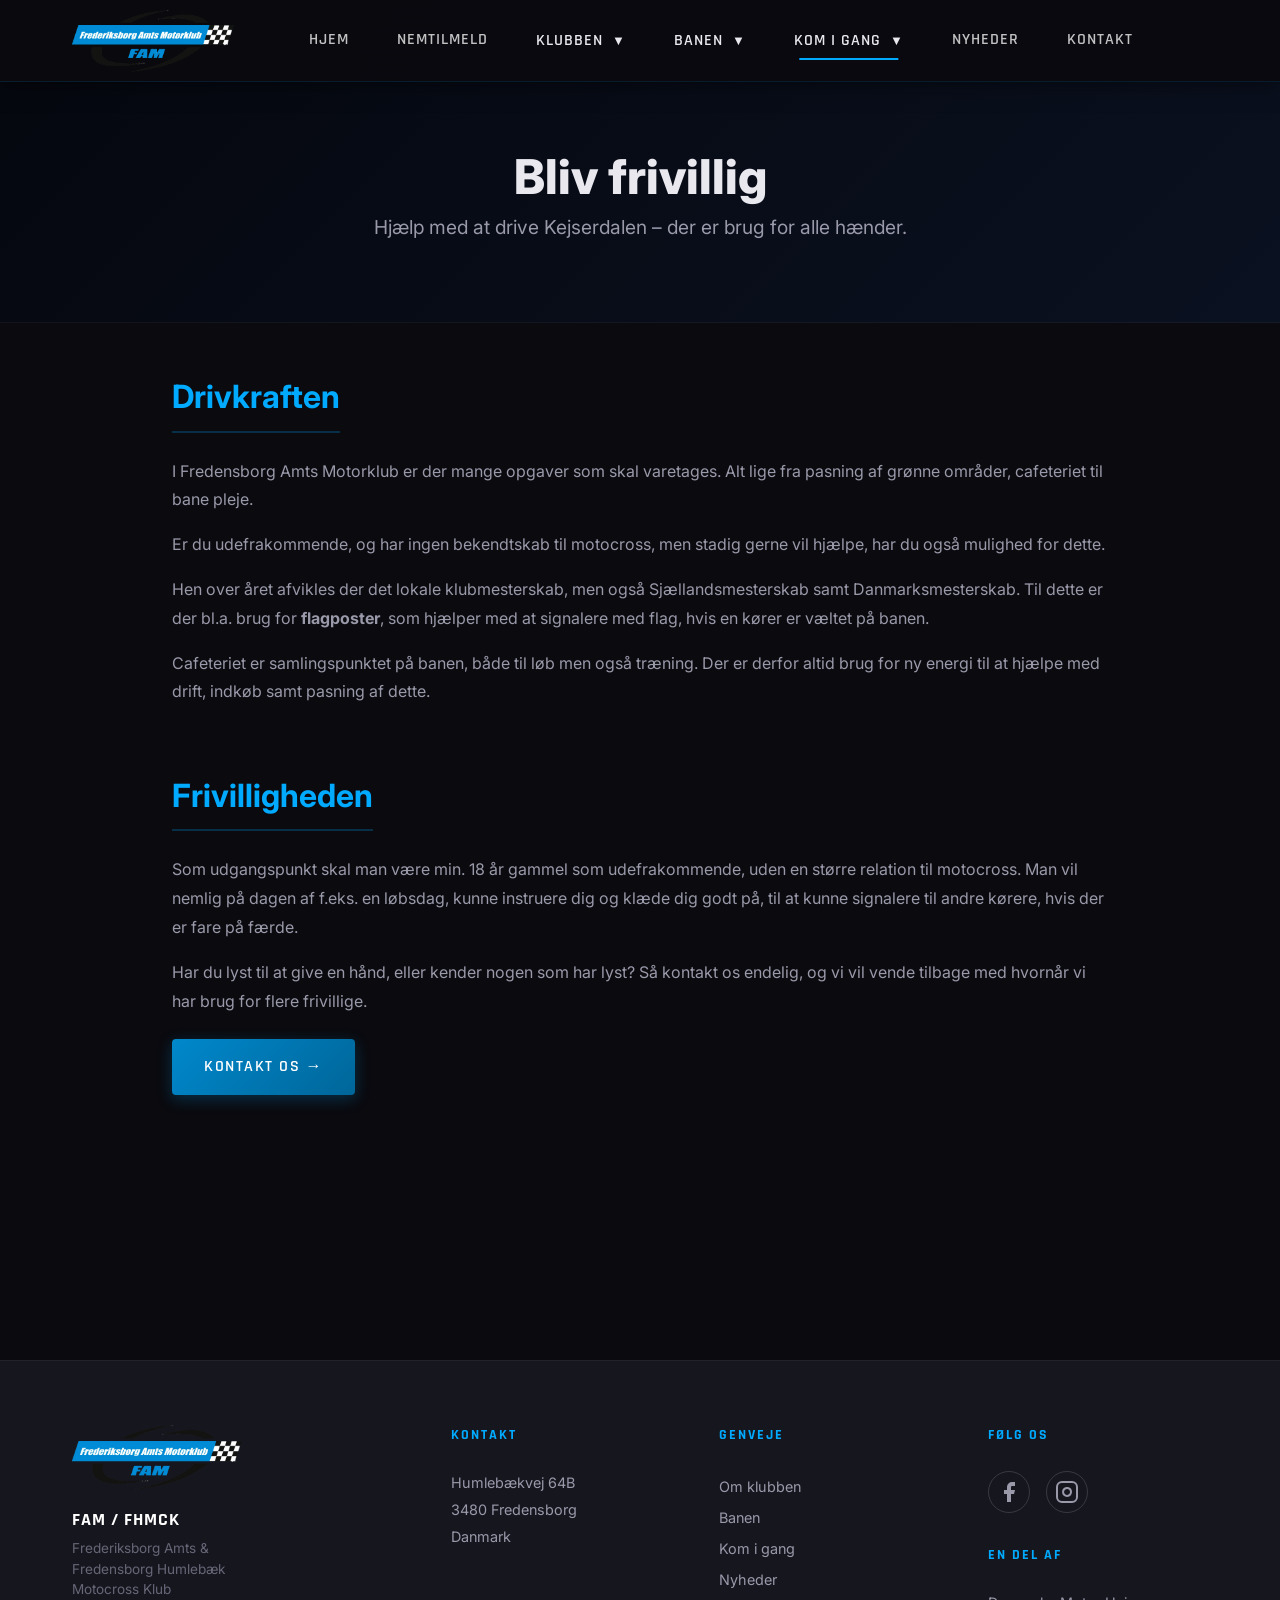
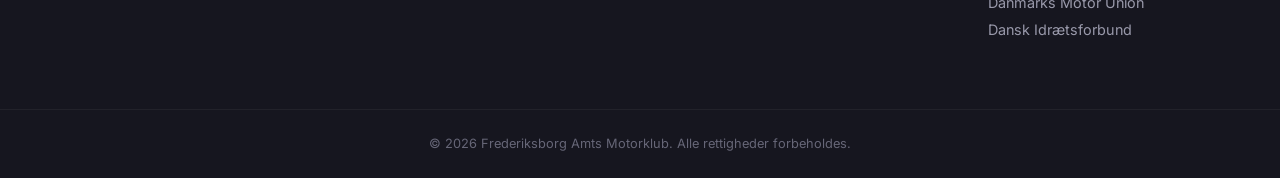
<file: banen/bliv-frivillig.html>
<!DOCTYPE html>
<html lang="da">
<head>
    <meta charset="UTF-8">
    <meta name="viewport" content="width=device-width, initial-scale=1.0">
    <title>Bliv frivillig | FAM Kejserdalen</title>
    <meta name="description" content="Bliv frivillig hos FAM Kejserdalen – hjælp med flagposter, cafeteria og banepleje.">
    
    <!-- Google Fonts -->
    <link rel="preconnect" href="https://fonts.googleapis.com">
    <link rel="preconnect" href="https://fonts.gstatic.com" crossorigin>
    <link href="https://fonts.googleapis.com/css2?family=Inter:wght@400;500;700&family=Rajdhani:wght@500;600;700;800&display=swap" rel="stylesheet">
    
    <!-- CSS -->
    <link rel="stylesheet" href="../css/style.css">
    
    <!-- JS -->
    <script src="../js/subpage.js" defer></script>
</head>
<body>

    <!-- ======= NAVBAR ======= -->
    <header class="navbar navbar--solid" id="navbar">
        <div class="navbar__container">
            <a href="../index.html" class="navbar__logo">
                <img src="../assets/images/logo.png" alt="FAM Kejserdalen Logo" class="navbar__logo-img">
            </a>
            
            <nav class="navbar__nav" id="navMenu">
                <a href="../index.html" class="navbar__link">Hjem</a>
                <a href="https://kejserdalen.nemtilmeld.dk/?fbclid=IwY2xjawFP-apleHRuA2FlbQIxMAABHRqCk-J15rfGJ6o_tkZ6F2Ca1nFHQtTq5d6O7MbKapPP2cWGJdafz0RNQw_aem_7qx7fho8AO3H0dyfP2xFcg" class="navbar__link" target="_blank" rel="noopener">NemTilmeld</a>
                
                <!-- Klubben Dropdown -->
                <div class="navbar__dropdown">
                    <button class="navbar__link dropdown__toggle">Klubben <span class="dropdown__icon" style="font-size:0.8em; margin-left:4px;">▼</span></button>
                    <div class="dropdown__menu">
                        <a href="../klubben/kalender.html" class="dropdown__link">Aktivitetskalender</a>
                        <a href="../klubben/bestyrelse.html" class="dropdown__link">Bestyrelse</a>
                        <a href="../klubben/referater.html" class="dropdown__link">Referater</a>
                        <a href="../klubben/vedtaegter.html" class="dropdown__link">Vedtægter</a>
                    </div>
                </div>

                <!-- Banen Dropdown -->
                <div class="navbar__dropdown">
                    <button class="navbar__link dropdown__toggle">Banen <span class="dropdown__icon" style="font-size:0.8em; margin-left:4px;">▼</span></button>
                    <div class="dropdown__menu">
                        <a href="../index.html#banen" class="dropdown__link">Om banen</a>
                        <a href="traeningstider.html" class="dropdown__link">Træningstider</a>
                        <a href="webcam.html" class="dropdown__link">Webcam</a>
                    </div>
                </div>

                <!-- Kom i gang Dropdown -->
                <div class="navbar__dropdown">
                    <button class="navbar__link dropdown__toggle active">Kom i gang <span class="dropdown__icon" style="font-size:0.8em; margin-left:4px;">▼</span></button>
                    <div class="dropdown__menu">
                        <a href="kom-i-gang.html" class="dropdown__link">Motocross</a>
                        <a href="bliv-frivillig.html" class="dropdown__link active">Bliv frivillig</a>
                    </div>
                </div>

                <a href="../index.html#nyheder" class="navbar__link">Nyheder</a>
                <a href="kontakt.html" class="navbar__link">Kontakt</a>
            </nav>

            <div class="navbar__actions">
                <button class="navbar__hamburger" id="hamburger" aria-label="Menu">
                    <span></span><span></span><span></span>
                </button>
            </div>
        </div>
    </header>

    <!-- ======= PAGE HERO ======= -->
    <section class="subpage-hero">
        <div class="container">
            <h1 class="subpage-hero__title">Bliv frivillig</h1>
            <p class="subpage-hero__subtitle">Hjælp med at drive Kejserdalen – der er brug for alle hænder.</p>
        </div>
    </section>

    <!-- ======= CONTENT ======= -->
    <main class="subpage-content">

        <div class="board-section" style="margin-bottom: var(--space-3xl);">
            <h2 class="board-section__title">Drivkraften</h2>
            <div style="color: var(--color-text-secondary); line-height: 1.8;">
                <p style="margin-bottom: 1rem;">I Fredensborg Amts Motorklub er der mange opgaver som skal varetages. Alt lige fra pasning af grønne områder, cafeteriet til bane pleje.</p>
                <p style="margin-bottom: 1rem;">Er du udefrakommende, og har ingen bekendtskab til motocross, men stadig gerne vil hjælpe, har du også mulighed for dette.</p>
                <p style="margin-bottom: 1rem;">Hen over året afvikles der det lokale klubmesterskab, men også Sjællandsmesterskab samt Danmarksmesterskab. Til dette er der bl.a. brug for <strong>flagposter</strong>, som hjælper med at signalere med flag, hvis en kører er væltet på banen.</p>
                <p>Cafeteriet er samlingspunktet på banen, både til løb men også træning. Der er derfor altid brug for ny energi til at hjælpe med drift, indkøb samt pasning af dette.</p>
            </div>
        </div>

        <div class="board-section" style="margin-bottom: var(--space-3xl);">
            <h2 class="board-section__title">Frivilligheden</h2>
            <div style="color: var(--color-text-secondary); line-height: 1.8;">
                <p style="margin-bottom: 1rem;">Som udgangspunkt skal man være min. 18 år gammel som udefrakommende, uden en større relation til motocross. Man vil nemlig på dagen af f.eks. en løbsdag, kunne instruere dig og klæde dig godt på, til at kunne signalere til andre kørere, hvis der er fare på færde.</p>
                <p style="margin-bottom: 1.5rem;">Har du lyst til at give en hånd, eller kender nogen som har lyst? Så kontakt os endelig, og vi vil vende tilbage med hvornår vi har brug for flere frivillige.</p>
                <a href="kontakt.html" class="btn btn--primary" style="display: inline-block;">Kontakt os →</a>
            </div>
        </div>

    </main>

    <!-- ======= FOOTER ======= -->
    <footer class="footer">
        <div class="footer__top">
            <div class="container">
                <div class="footer__grid">
                    <div class="footer__brand">
                        <img src="../assets/images/logo.png" alt="FAM Logo" class="footer__logo">
                        <p class="footer__brand-name">FAM / FHMCK</p>
                        <p class="footer__brand-sub">Frederiksborg Amts &<br>Fredensborg Humlebæk<br>Motocross Klub</p>
                    </div>
                    
                    <div class="footer__info">
                        <h3 class="footer__heading">Kontakt</h3>
                        <p>Humlebækvej 64B</p>
                        <p>3480 Fredensborg</p>
                        <p>Danmark</p>
                    </div>
                    
                    <div class="footer__links">
                        <h3 class="footer__heading">Genveje</h3>
                        <a href="../index.html#klubben">Om klubben</a>
                        <a href="../index.html#banen">Banen</a>
                        <a href="../banen/kom-i-gang.html">Kom i gang</a>
                        <a href="../index.html#nyheder">Nyheder</a>
                    </div>
                    
                    <div class="footer__social">
                        <h3 class="footer__heading">Følg os</h3>
                        <div class="footer__social-links">
                            <a href="https://www.facebook.com/groups/208129055985299" target="_blank" rel="noopener" class="footer__social-link" aria-label="Facebook">
                                <svg width="24" height="24" viewBox="0 0 24 24" fill="currentColor">
                                    <path d="M18 2h-3a5 5 0 0 0-5 5v3H7v4h3v8h4v-8h3l1-4h-4V7a1 1 0 0 1 1-1h3z"/>
                                </svg>
                            </a>
                            <a href="https://www.instagram.com/dmusport/" target="_blank" rel="noopener" class="footer__social-link" aria-label="Instagram">
                                <svg width="24" height="24" viewBox="0 0 24 24" fill="none" stroke="currentColor" stroke-width="2">
                                    <rect x="2" y="2" width="20" height="20" rx="5" ry="5"/>
                                    <path d="M16 11.37A4 4 0 1 1 12.63 8 4 4 0 0 1 16 11.37z"/>
                                    <line x1="17.5" y1="6.5" x2="17.51" y2="6.5"/>
                                </svg>
                            </a>
                        </div>
                        <div class="footer__partners">
                            <h3 class="footer__heading">En del af</h3>
                            <p>Danmarks Motor Union</p>
                            <p>Dansk Idrætsforbund</p>
                        </div>
                    </div>
                </div>
            </div>
        </div>
        <div class="footer__bottom">
            <div class="container">
                <p>&copy; 2026 Frederiksborg Amts Motorklub. Alle rettigheder forbeholdes.</p>
            </div>
        </div>
    </footer>

</body>
</html>
</file>
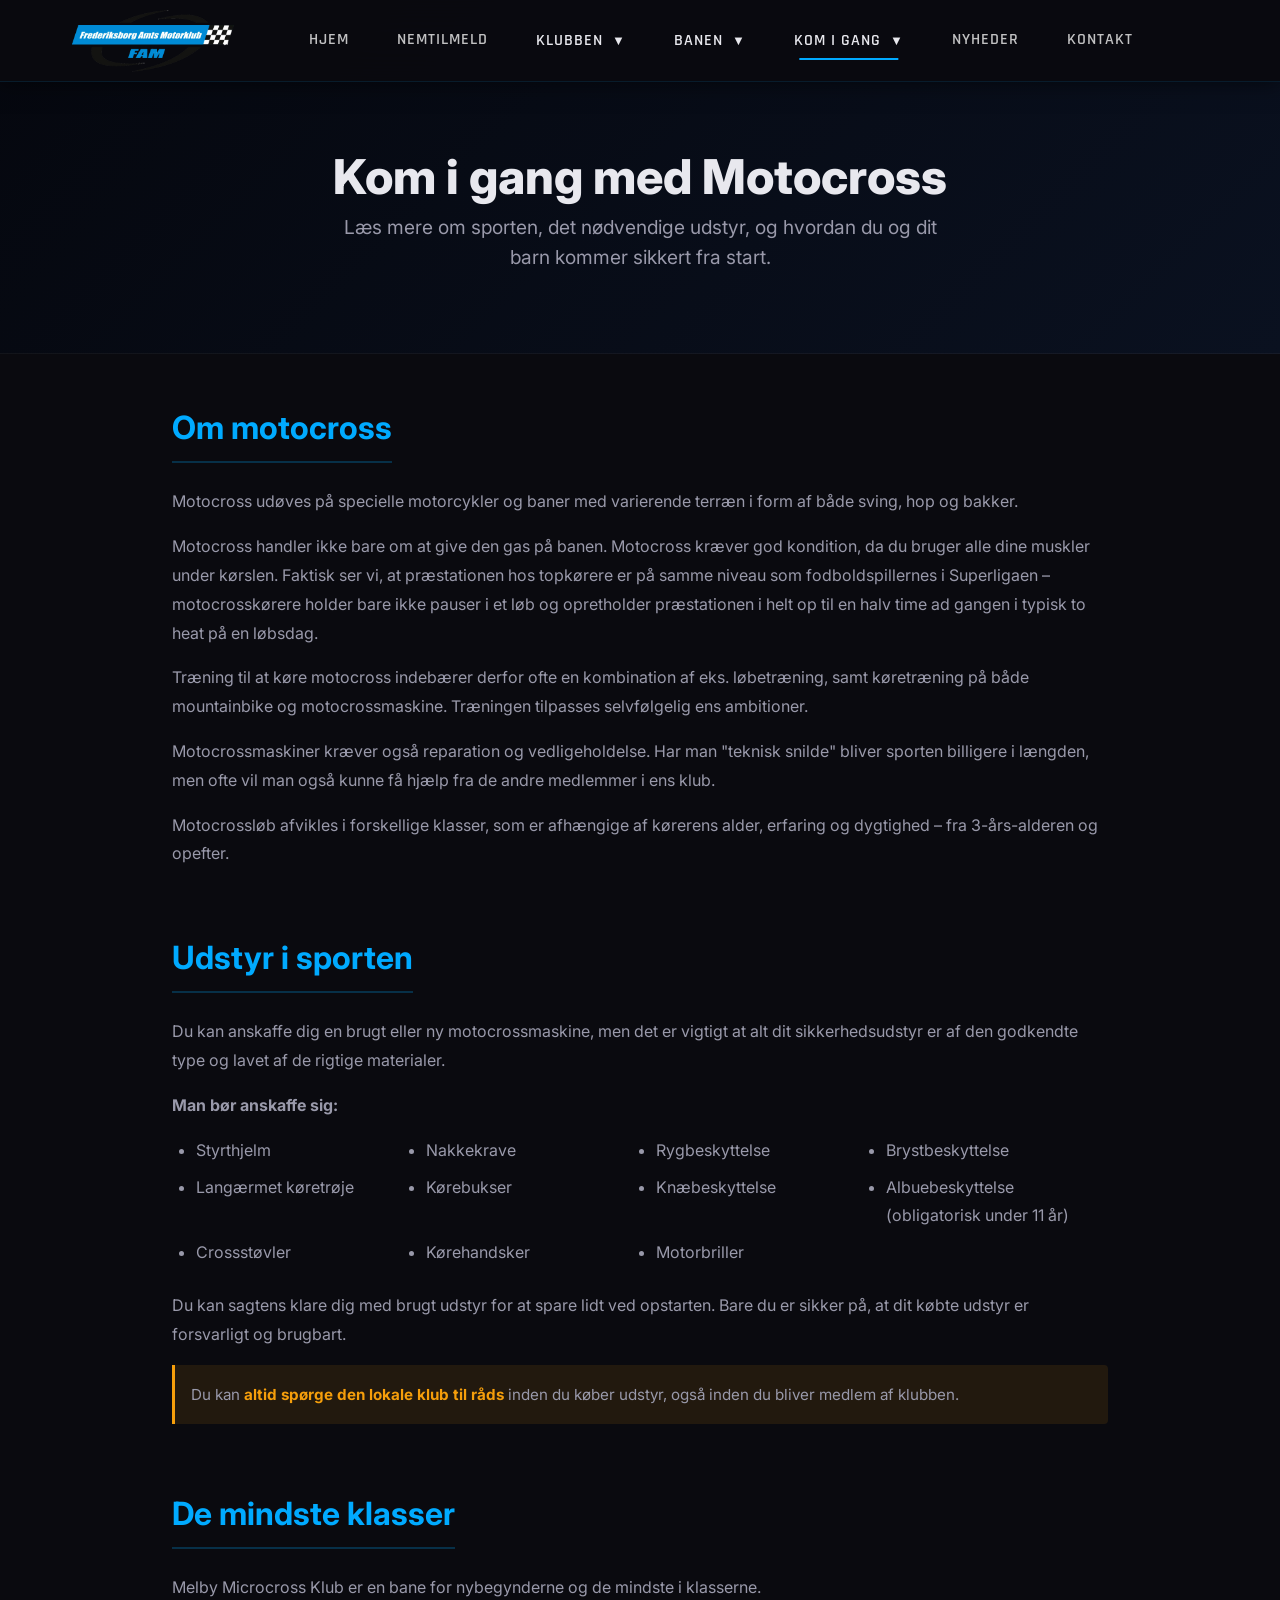
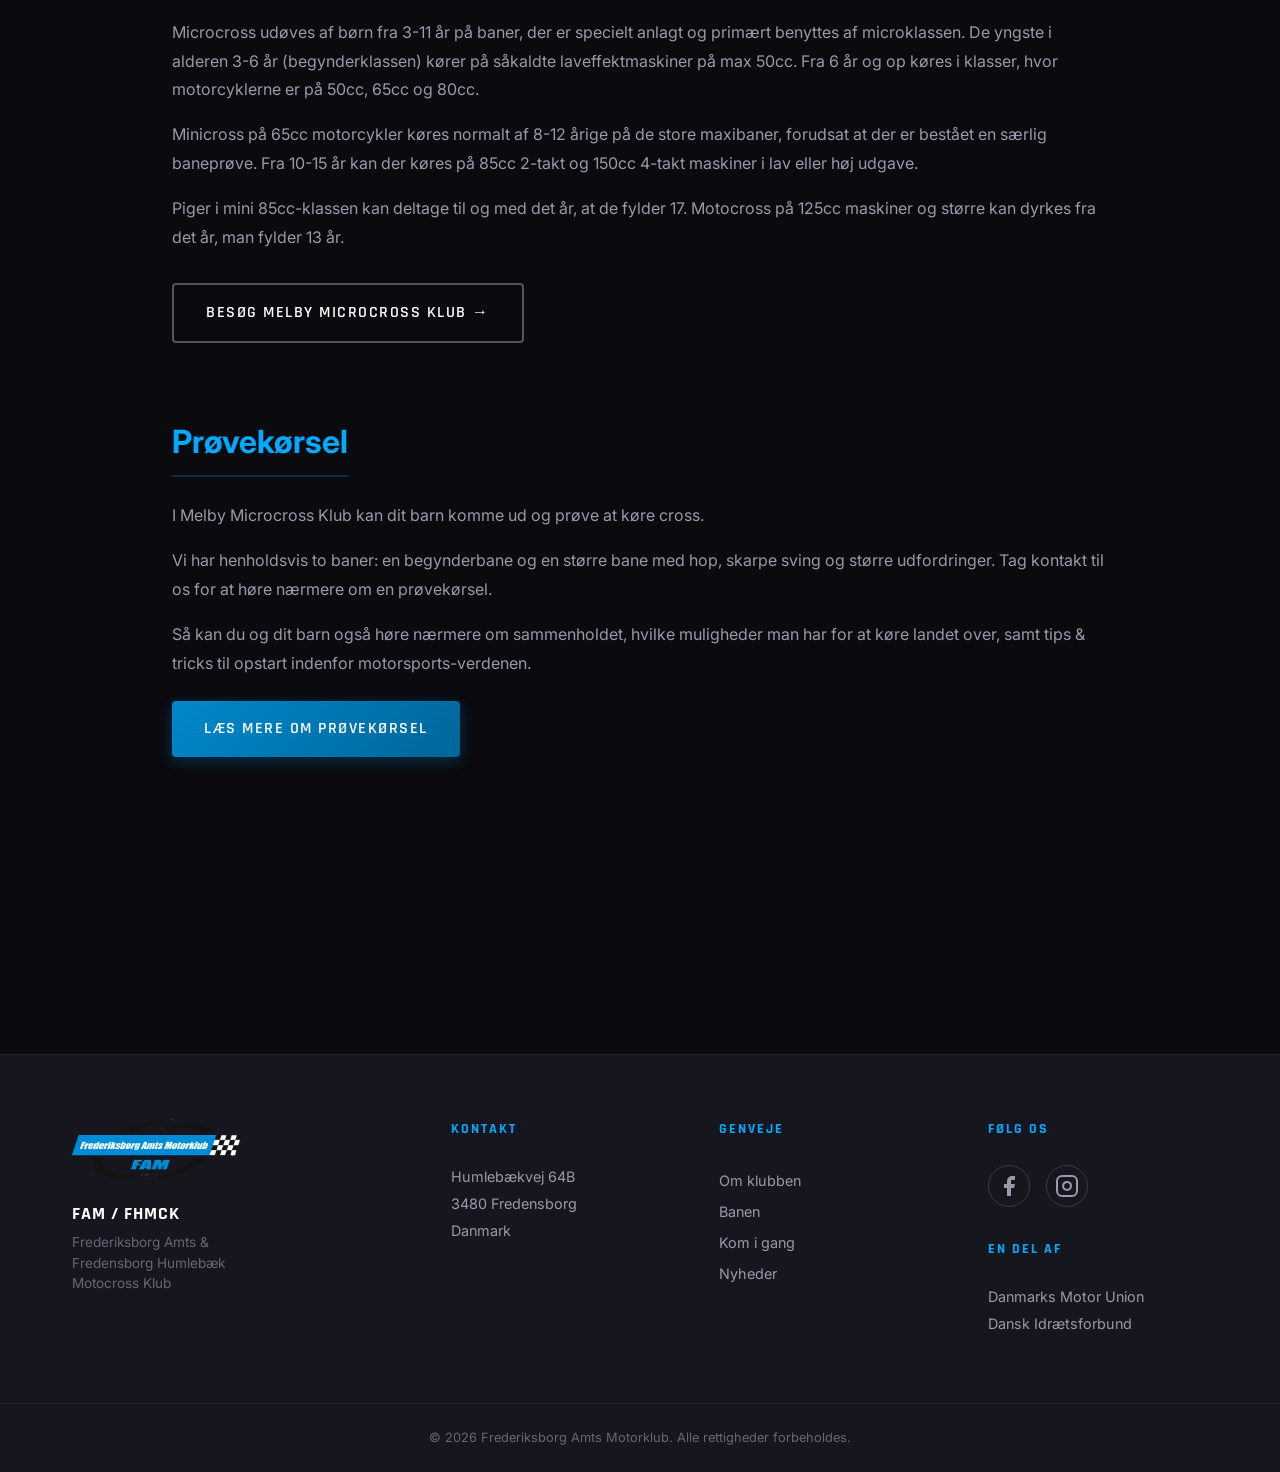
<file: banen/kom-i-gang.html>
<!DOCTYPE html>
<html lang="da">
<head>
    <meta charset="UTF-8">
    <meta name="viewport" content="width=device-width, initial-scale=1.0">
    <title>Kom i gang | FAM Kejserdalen</title>
    <meta name="description" content="Læs om motocross, sikkerhedsudstyr og mulighederne for prøvekørsel hos FAM Kejserdalen.">
    
    <!-- Google Fonts -->
    <link rel="preconnect" href="https://fonts.googleapis.com">
    <link rel="preconnect" href="https://fonts.gstatic.com" crossorigin>
    <link href="https://fonts.googleapis.com/css2?family=Inter:wght@400;500;700&family=Rajdhani:wght@500;600;700;800&display=swap" rel="stylesheet">
    
    <!-- CSS -->
    <link rel="stylesheet" href="../css/style.css">
    
    <!-- JS -->
    <script src="../js/subpage.js" defer></script>
</head>
<body>

    <!-- ======= NAVBAR ======= -->
    <header class="navbar navbar--solid" id="navbar">
        <div class="navbar__container">
            <a href="../index.html" class="navbar__logo">
                <img src="../assets/images/logo.png" alt="FAM Kejserdalen Logo" class="navbar__logo-img">
            </a>
            
            <nav class="navbar__nav" id="navMenu">
                <a href="../index.html" class="navbar__link">Hjem</a>
                <a href="https://kejserdalen.nemtilmeld.dk/?fbclid=IwY2xjawFP-apleHRuA2FlbQIxMAABHRqCk-J15rfGJ6o_tkZ6F2Ca1nFHQtTq5d6O7MbKapPP2cWGJdafz0RNQw_aem_7qx7fho8AO3H0dyfP2xFcg" class="navbar__link" target="_blank" rel="noopener">NemTilmeld</a>
                
                <!-- Klubben Dropdown -->
                <div class="navbar__dropdown">
                    <button class="navbar__link dropdown__toggle">Klubben <span class="dropdown__icon" style="font-size:0.8em; margin-left:4px;">▼</span></button>
                    <div class="dropdown__menu">
                        <a href="../klubben/kalender.html" class="dropdown__link">Aktivitetskalender</a>
                        <a href="../klubben/bestyrelse.html" class="dropdown__link">Bestyrelse</a>
                        <a href="../klubben/referater.html" class="dropdown__link">Referater</a>
                        <a href="../klubben/vedtaegter.html" class="dropdown__link">Vedtægter</a>
                    </div>
                </div>

                <!-- Banen Dropdown -->
                <div class="navbar__dropdown">
                    <button class="navbar__link dropdown__toggle">Banen <span class="dropdown__icon" style="font-size:0.8em; margin-left:4px;">▼</span></button>
                    <div class="dropdown__menu">
                        <a href="../index.html#banen" class="dropdown__link">Om banen</a>
                        <a href="traeningstider.html" class="dropdown__link">Træningstider</a>
                        <a href="webcam.html" class="dropdown__link">Webcam</a>
                    </div>
                </div>

                <!-- Kom i gang Dropdown -->
                <div class="navbar__dropdown">
                    <button class="navbar__link dropdown__toggle active">Kom i gang <span class="dropdown__icon" style="font-size:0.8em; margin-left:4px;">▼</span></button>
                    <div class="dropdown__menu">
                        <a href="kom-i-gang.html" class="dropdown__link active">Motocross</a>
                        <a href="bliv-frivillig.html" class="dropdown__link">Bliv frivillig</a>
                    </div>
                </div>

                <a href="../index.html#nyheder" class="navbar__link">Nyheder</a>
                <a href="kontakt.html" class="navbar__link">Kontakt</a>
            </nav>

            <div class="navbar__actions">
                <button class="navbar__hamburger" id="hamburger" aria-label="Menu">
                    <span></span><span></span><span></span>
                </button>
            </div>
        </div>
    </header>

    <!-- ======= PAGE HERO ======= -->
    <section class="subpage-hero">
        <div class="container">
            <h1 class="subpage-hero__title">Kom i gang med Motocross</h1>
            <p class="subpage-hero__subtitle">Læs mere om sporten, det nødvendige udstyr, og hvordan du og dit barn kommer sikkert fra start.</p>
        </div>
    </section>

    <!-- ======= CONTENT ======= -->
    <main class="subpage-content">

        <div class="board-section" style="margin-bottom: var(--space-3xl);">
            <h2 class="board-section__title">Om motocross</h2>
            <div style="color: var(--color-text-secondary); line-height: 1.8;">
                <p style="margin-bottom: 1rem;">Motocross udøves på specielle motorcykler og baner med varierende terræn i form af både sving, hop og bakker.</p>
                <p style="margin-bottom: 1rem;">Motocross handler ikke bare om at give den gas på banen. Motocross kræver god kondition, da du bruger alle dine muskler under kørslen. Faktisk ser vi, at præstationen hos topkørere er på samme niveau som fodboldspillernes i Superligaen – motocrosskørere holder bare ikke pauser i et løb og opretholder præstationen i helt op til en halv time ad gangen i typisk to heat på en løbsdag.</p>
                <p style="margin-bottom: 1rem;">Træning til at køre motocross indebærer derfor ofte en kombination af eks. løbetræning, samt køretræning på både mountainbike og motocrossmaskine. Træningen tilpasses selvfølgelig ens ambitioner.</p>
                <p style="margin-bottom: 1rem;">Motocrossmaskiner kræver også reparation og vedligeholdelse. Har man "teknisk snilde" bliver sporten billigere i længden, men ofte vil man også kunne få hjælp fra de andre medlemmer i ens klub.</p>
                <p>Motocrossløb afvikles i forskellige klasser, som er afhængige af kørerens alder, erfaring og dygtighed – fra 3-års-alderen og opefter.</p>
            </div>
        </div>

        <div class="board-section" style="margin-bottom: var(--space-3xl);">
            <h2 class="board-section__title">Udstyr i sporten</h2>
            <div style="color: var(--color-text-secondary); line-height: 1.8;">
                <p style="margin-bottom: 1rem;">Du kan anskaffe dig en brugt eller ny motocrossmaskine, men det er vigtigt at alt dit sikkerhedsudstyr er af den godkendte type og lavet af de rigtige materialer.</p>
                <p style="margin-bottom: 1rem;"><strong>Man bør anskaffe sig:</strong></p>
                
                <ul style="list-style-type: disc; margin-left: 1.5rem; margin-bottom: 1.5rem; display: grid; grid-template-columns: repeat(auto-fit, minmax(200px, 1fr)); gap: 0.5rem;">
                    <li>Styrthjelm</li>
                    <li>Nakkekrave</li>
                    <li>Rygbeskyttelse</li>
                    <li>Brystbeskyttelse</li>
                    <li>Langærmet køretrøje</li>
                    <li>Kørebukser</li>
                    <li>Knæbeskyttelse</li>
                    <li>Albuebeskyttelse (obligatorisk under 11 år)</li>
                    <li>Crossstøvler</li>
                    <li>Kørehandsker</li>
                    <li>Motorbriller</li>
                </ul>

                <p style="margin-bottom: 1rem;">Du kan sagtens klare dig med brugt udstyr for at spare lidt ved opstarten. Bare du er sikker på, at dit købte udstyr er forsvarligt og brugbart.</p>
                <div class="training-notice" style="margin-top: 1rem;">
                    <p>Du kan <strong>altid spørge den lokale klub til råds</strong> inden du køber udstyr, også inden du bliver medlem af klubben.</p>
                </div>
            </div>
        </div>

        <div class="board-section" style="margin-bottom: var(--space-3xl);">
            <h2 class="board-section__title">De mindste klasser</h2>
            <div style="color: var(--color-text-secondary); line-height: 1.8;">
                <p style="margin-bottom: 1rem;">Melby Microcross Klub er en bane for nybegynderne og de mindste i klasserne.</p>
                <p style="margin-bottom: 1rem;">Microcross udøves af børn fra 3-11 år på baner, der er specielt anlagt og primært benyttes af microklassen. De yngste i alderen 3-6 år (begynderklassen) kører på såkaldte laveffektmaskiner på max 50cc. Fra 6 år og op køres i klasser, hvor motorcyklerne er på 50cc, 65cc og 80cc.</p>
                <p style="margin-bottom: 1rem;">Minicross på 65cc motorcykler køres normalt af 8-12 årige på de store maxibaner, forudsat at der er bestået en særlig baneprøve. Fra 10-15 år kan der køres på 85cc 2-takt og 150cc 4-takt maskiner i lav eller høj udgave.</p>
                <p style="margin-bottom: 1rem;">Piger i mini 85cc-klassen kan deltage til og med det år, at de fylder 17. Motocross på 125cc maskiner og større kan dyrkes fra det år, man fylder 13 år.</p>
                <a href="https://nicklasbitsch.wixsite.com/melby" target="_blank" rel="noopener" class="btn btn--outline" style="margin-top: 1rem; display: inline-block;">Besøg Melby Microcross Klub →</a>
            </div>
        </div>

        <div class="board-section">
            <h2 class="board-section__title">Prøvekørsel</h2>
            <div style="color: var(--color-text-secondary); line-height: 1.8;">
                <p style="margin-bottom: 1rem;">I Melby Microcross Klub kan dit barn komme ud og prøve at køre cross.</p>
                <p style="margin-bottom: 1rem;">Vi har henholdsvis to baner: en begynderbane og en større bane med hop, skarpe sving og større udfordringer. Tag kontakt til os for at høre nærmere om en prøvekørsel.</p>
                <p style="margin-bottom: 1.5rem;">Så kan du og dit barn også høre nærmere om sammenholdet, hvilke muligheder man har for at køre landet over, samt tips & tricks til opstart indenfor motorsports-verdenen.</p>
                <a href="https://nicklasbitsch.wixsite.com/melby" target="_blank" rel="noopener" class="btn btn--primary" style="display: inline-block;">Læs mere om Prøvekørsel</a>
            </div>
        </div>

    </main>

    <!-- ======= FOOTER ======= -->
    <footer class="footer">
        <div class="footer__top">
            <div class="container">
                <div class="footer__grid">
                    <div class="footer__brand">
                        <img src="../assets/images/logo.png" alt="FAM Logo" class="footer__logo">
                        <p class="footer__brand-name">FAM / FHMCK</p>
                        <p class="footer__brand-sub">Frederiksborg Amts &<br>Fredensborg Humlebæk<br>Motocross Klub</p>
                    </div>
                    
                    <div class="footer__info">
                        <h3 class="footer__heading">Kontakt</h3>
                        <p>Humlebækvej 64B</p>
                        <p>3480 Fredensborg</p>
                        <p>Danmark</p>
                    </div>
                    
                    <div class="footer__links">
                        <h3 class="footer__heading">Genveje</h3>
                        <a href="../index.html#klubben">Om klubben</a>
                        <a href="../index.html#banen">Banen</a>
                        <a href="../index.html#kom-i-gang">Kom i gang</a>
                        <a href="../index.html#nyheder">Nyheder</a>
                    </div>
                    
                    <div class="footer__social">
                        <h3 class="footer__heading">Følg os</h3>
                        <div class="footer__social-links">
                            <a href="https://www.facebook.com/groups/208129055985299" target="_blank" rel="noopener" class="footer__social-link" aria-label="Facebook">
                                <svg width="24" height="24" viewBox="0 0 24 24" fill="currentColor">
                                    <path d="M18 2h-3a5 5 0 0 0-5 5v3H7v4h3v8h4v-8h3l1-4h-4V7a1 1 0 0 1 1-1h3z"/>
                                </svg>
                            </a>
                            <a href="https://www.instagram.com/dmusport/" target="_blank" rel="noopener" class="footer__social-link" aria-label="Instagram">
                                <svg width="24" height="24" viewBox="0 0 24 24" fill="none" stroke="currentColor" stroke-width="2">
                                    <rect x="2" y="2" width="20" height="20" rx="5" ry="5"/>
                                    <path d="M16 11.37A4 4 0 1 1 12.63 8 4 4 0 0 1 16 11.37z"/>
                                    <line x1="17.5" y1="6.5" x2="17.51" y2="6.5"/>
                                </svg>
                            </a>
                        </div>
                        <div class="footer__partners">
                            <h3 class="footer__heading">En del af</h3>
                            <p>Danmarks Motor Union</p>
                            <p>Dansk Idrætsforbund</p>
                        </div>
                    </div>
                </div>
            </div>
        </div>
        <div class="footer__bottom">
            <div class="container">
                <p>&copy; 2026 Frederiksborg Amts Motorklub. Alle rettigheder forbeholdes.</p>
            </div>
        </div>
    </footer>

</body>
</html>
</file>
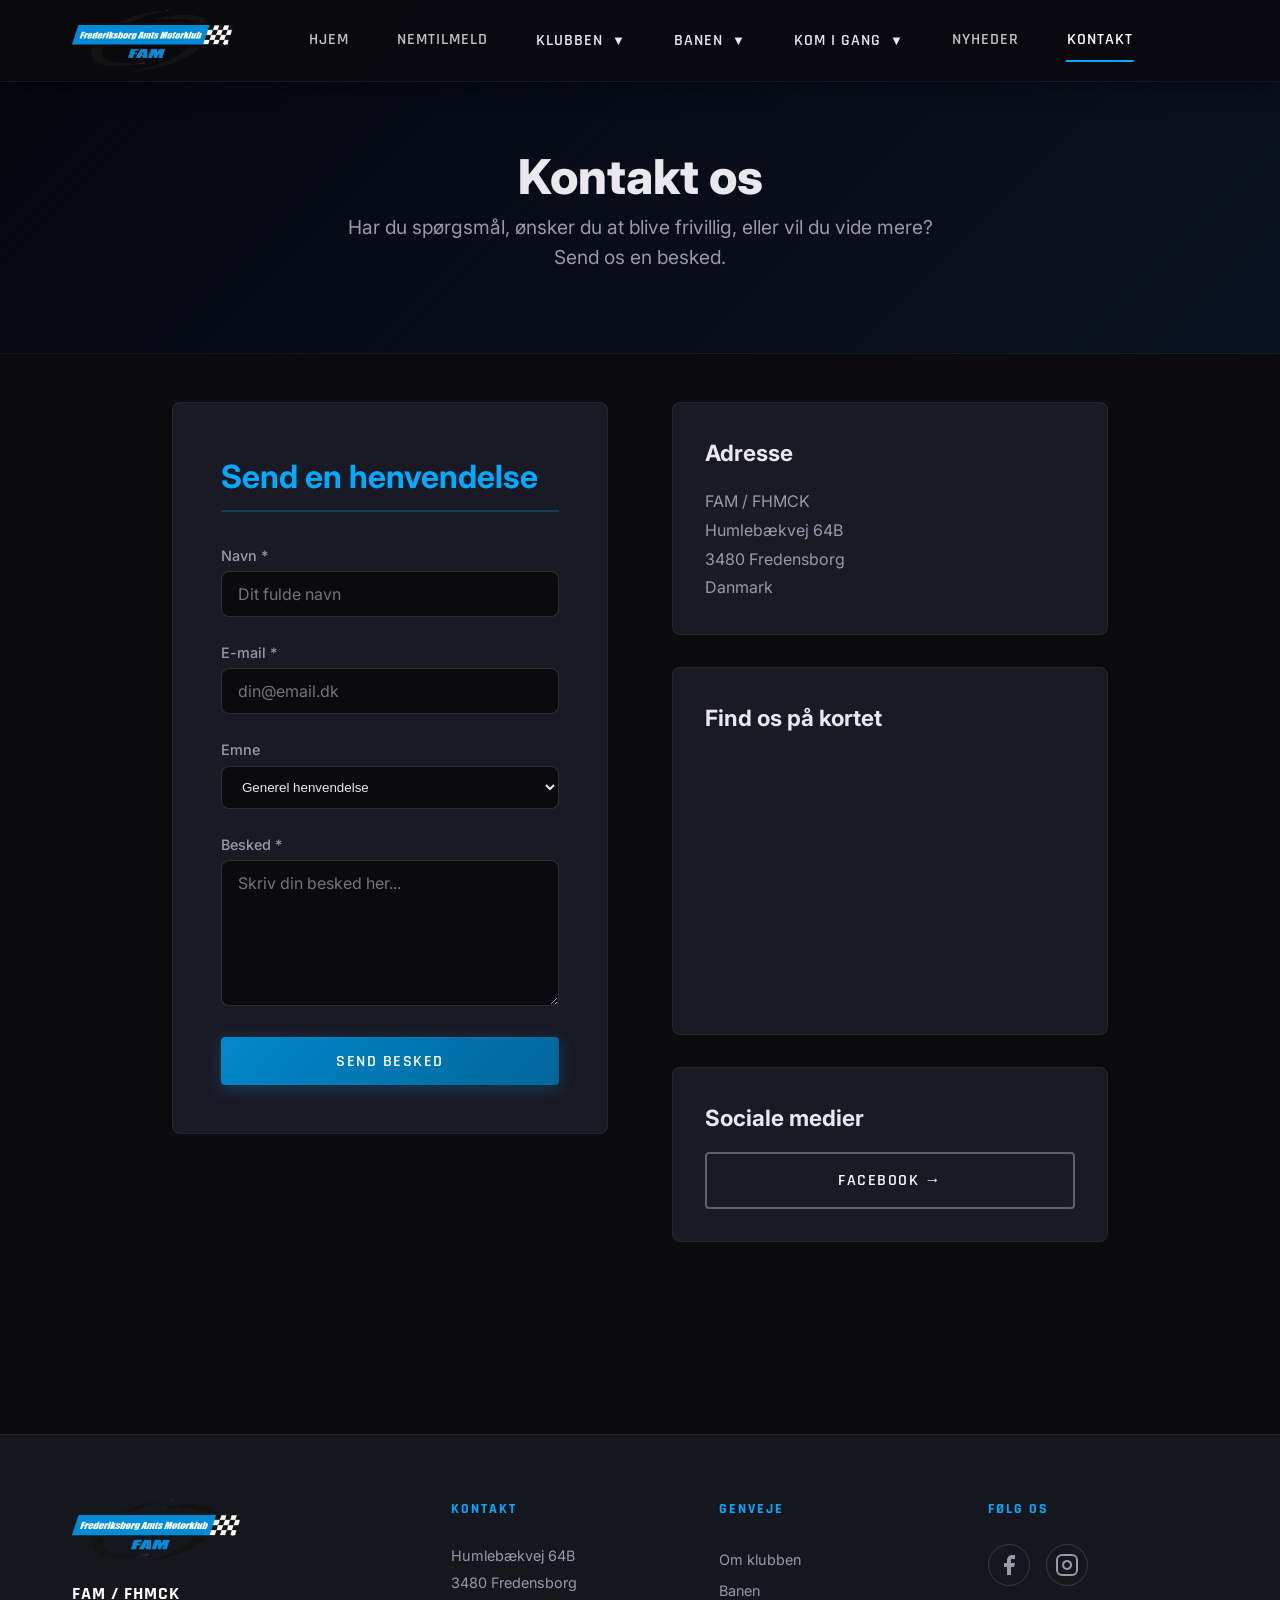
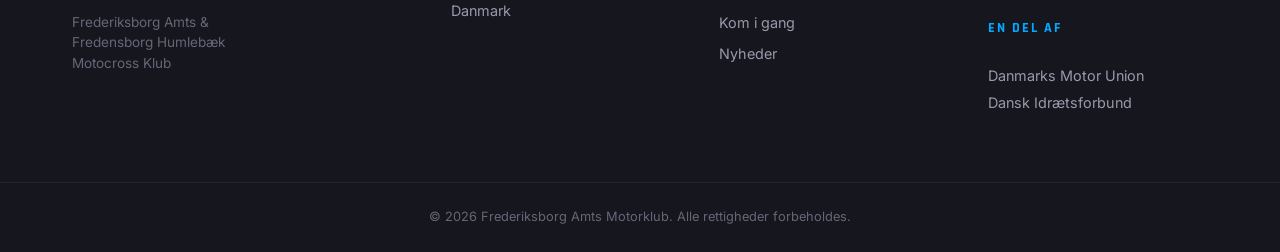
<file: banen/kontakt.html>
<!DOCTYPE html>
<html lang="da">

<head>
    <meta charset="UTF-8">
    <meta name="viewport" content="width=device-width, initial-scale=1.0">
    <title>Kontakt | FAM Kejserdalen</title>
    <meta name="description" content="Kontakt FAM Kejserdalen – send os en henvendelse via formularen.">

    <!-- Google Fonts -->
    <link rel="preconnect" href="https://fonts.googleapis.com">
    <link rel="preconnect" href="https://fonts.gstatic.com" crossorigin>
    <link
        href="https://fonts.googleapis.com/css2?family=Inter:wght@400;500;700&family=Rajdhani:wght@500;600;700;800&display=swap"
        rel="stylesheet">

    <!-- CSS -->
    <link rel="stylesheet" href="../css/style.css">

    <!-- JS -->
    <script src="../js/subpage.js" defer></script>
</head>

<body>

    <!-- ======= NAVBAR ======= -->
    <header class="navbar navbar--solid" id="navbar">
        <div class="navbar__container">
            <a href="../index.html" class="navbar__logo">
                <img src="../assets/images/logo.png" alt="FAM Kejserdalen Logo" class="navbar__logo-img">
            </a>

            <nav class="navbar__nav" id="navMenu">
                <a href="../index.html" class="navbar__link">Hjem</a>
                <a href="https://kejserdalen.nemtilmeld.dk/?fbclid=IwY2xjawFP-apleHRuA2FlbQIxMAABHRqCk-J15rfGJ6o_tkZ6F2Ca1nFHQtTq5d6O7MbKapPP2cWGJdafz0RNQw_aem_7qx7fho8AO3H0dyfP2xFcg"
                    class="navbar__link" target="_blank" rel="noopener">NemTilmeld</a>

                <!-- Klubben Dropdown -->
                <div class="navbar__dropdown">
                    <button class="navbar__link dropdown__toggle">Klubben <span class="dropdown__icon"
                            style="font-size:0.8em; margin-left:4px;">▼</span></button>
                    <div class="dropdown__menu">
                        <a href="../klubben/kalender.html" class="dropdown__link">Aktivitetskalender</a>
                        <a href="../klubben/bestyrelse.html" class="dropdown__link">Bestyrelse</a>
                        <a href="../klubben/referater.html" class="dropdown__link">Referater</a>
                        <a href="../klubben/vedtaegter.html" class="dropdown__link">Vedtægter</a>
                    </div>
                </div>

                <!-- Banen Dropdown -->
                <div class="navbar__dropdown">
                    <button class="navbar__link dropdown__toggle">Banen <span class="dropdown__icon"
                            style="font-size:0.8em; margin-left:4px;">▼</span></button>
                    <div class="dropdown__menu">
                        <a href="../index.html#banen" class="dropdown__link">Om banen</a>
                        <a href="traeningstider.html" class="dropdown__link">Træningstider</a>
                        <a href="webcam.html" class="dropdown__link">Webcam</a>
                    </div>
                </div>

                <!-- Kom i gang Dropdown -->
                <div class="navbar__dropdown">
                    <button class="navbar__link dropdown__toggle">Kom i gang <span class="dropdown__icon"
                            style="font-size:0.8em; margin-left:4px;">▼</span></button>
                    <div class="dropdown__menu">
                        <a href="kom-i-gang.html" class="dropdown__link">Motocross</a>
                        <a href="bliv-frivillig.html" class="dropdown__link">Bliv frivillig</a>
                    </div>
                </div>

                <a href="../index.html#nyheder" class="navbar__link">Nyheder</a>
                <a href="kontakt.html" class="navbar__link active">Kontakt</a>
            </nav>

            <div class="navbar__actions">
                <button class="navbar__hamburger" id="hamburger" aria-label="Menu">
                    <span></span><span></span><span></span>
                </button>
            </div>
        </div>
    </header>

    <!-- ======= PAGE HERO ======= -->
    <section class="subpage-hero">
        <div class="container">
            <h1 class="subpage-hero__title">Kontakt os</h1>
            <p class="subpage-hero__subtitle">Har du spørgsmål, ønsker du at blive frivillig, eller vil du vide mere?
                Send os en besked.</p>
        </div>
    </section>

    <!-- ======= CONTENT ======= -->
    <main class="subpage-content">

        <div class="contact-layout">

            <!-- Contact Form -->
            <div class="board-card" style="padding: var(--space-2xl);">
                <h2 class="board-section__title" style="margin-bottom: var(--space-xl);">Send en henvendelse</h2>
                <form id="contactForm" style="display: flex; flex-direction: column; gap: var(--space-lg);">
                    <div>
                        <label for="contactName"
                            style="display: block; margin-bottom: var(--space-xs); color: var(--color-text-secondary); font-size: 0.9rem; font-weight: 500;">Navn
                            *</label>
                        <input type="text" id="contactName" name="name" required placeholder="Dit fulde navn"
                            style="width: 100%; padding: 0.75rem 1rem; background: var(--color-bg); border: 1px solid rgba(255,255,255,0.15); border-radius: var(--radius-md); color: var(--color-text); outline: none; transition: border-color 0.2s;">
                    </div>
                    <div>
                        <label for="contactEmail"
                            style="display: block; margin-bottom: var(--space-xs); color: var(--color-text-secondary); font-size: 0.9rem; font-weight: 500;">E-mail
                            *</label>
                        <input type="email" id="contactEmail" name="email" required placeholder="din@email.dk"
                            style="width: 100%; padding: 0.75rem 1rem; background: var(--color-bg); border: 1px solid rgba(255,255,255,0.15); border-radius: var(--radius-md); color: var(--color-text); outline: none; transition: border-color 0.2s;">
                    </div>
                    <div>
                        <label for="contactSubject"
                            style="display: block; margin-bottom: var(--space-xs); color: var(--color-text-secondary); font-size: 0.9rem; font-weight: 500;">Emne</label>
                        <select id="contactSubject" name="subject"
                            style="width: 100%; padding: 0.75rem 1rem; background: var(--color-bg); border: 1px solid rgba(255,255,255,0.15); border-radius: var(--radius-md); color: var(--color-text); outline: none;">
                            <option value="generelt">Generel henvendelse</option>
                            <option value="frivillig">Bliv frivillig</option>
                            <option value="medlemskab">Medlemskab</option>
                            <option value="traening">Træning</option>
                            <option value="loeb">Løb & events</option>
                            <option value="andet">Andet</option>
                        </select>
                    </div>
                    <div>
                        <label for="contactMessage"
                            style="display: block; margin-bottom: var(--space-xs); color: var(--color-text-secondary); font-size: 0.9rem; font-weight: 500;">Besked
                            *</label>
                        <textarea id="contactMessage" name="message" required rows="6"
                            placeholder="Skriv din besked her..."
                            style="width: 100%; padding: 0.75rem 1rem; background: var(--color-bg); border: 1px solid rgba(255,255,255,0.15); border-radius: var(--radius-md); color: var(--color-text); outline: none; resize: vertical; transition: border-color 0.2s;"></textarea>
                    </div>
                    <button type="submit" class="btn btn--primary btn--full" id="contactSubmitBtn">Send besked</button>
                    <p id="contactSuccess"
                        style="display: none; color: var(--color-success); text-align: center; font-weight: 500;">✓ Tak
                        for din besked! Vi vender tilbage hurtigst muligt.</p>
                </form>
            </div>

            <!-- Contact Info -->
            <div style="display: flex; flex-direction: column; gap: var(--space-xl);">
                <div class="board-card" style="padding: var(--space-xl);">
                    <h3 class="board-card__name" style="margin-bottom: var(--space-md);">Adresse</h3>
                    <div style="color: var(--color-text-secondary); line-height: 1.8;">
                        <p>FAM / FHMCK</p>
                        <p>Humlebækvej 64B</p>
                        <p>3480 Fredensborg</p>
                        <p>Danmark</p>
                    </div>
                </div>
                <div class="board-card" style="padding: var(--space-xl);">
                    <h3 class="board-card__name" style="margin-bottom: var(--space-md);">Find os på kortet</h3>
                    <iframe
                        src="https://www.google.com/maps/embed?pb=!1m18!1m12!1m3!1d2235.7!2d12.4894!3d55.9647!2m3!1f0!2f0!3f0!3m2!1i1024!2i768!4f13.1!3m3!1m2!1s0x0%3A0x0!2zNTXCsDU3JzUzLjAiTiAxMsKwMjknMjEuOCJF!5e0!3m2!1sda!2sdk!4v1"
                        width="100%" height="250" style="border:0; border-radius: var(--radius-md);" allowfullscreen=""
                        loading="lazy" referrerpolicy="no-referrer-when-downgrade">
                    </iframe>
                </div>
                <div class="board-card" style="padding: var(--space-xl);">
                    <h3 class="board-card__name" style="margin-bottom: var(--space-md);">Sociale medier</h3>
                    <div style="display: flex; gap: var(--space-md);">
                        <a href="https://www.facebook.com/groups/208129055985299" target="_blank" rel="noopener"
                            class="btn btn--outline" style="flex: 1; text-align: center;">Facebook →</a>
                    </div>
                </div>
            </div>
        </div>

        <script>
            document.getElementById('contactForm').addEventListener('submit', function (e) {
                e.preventDefault();
                const btn = document.getElementById('contactSubmitBtn');
                const msg = document.getElementById('contactSuccess');
                const form = document.getElementById('contactForm');

                const subjectMap = {
                    generelt: 'Generel henvendelse',
                    frivillig: 'Bliv frivillig',
                    medlemskab: 'Medlemskab',
                    traening: 'Træning',
                    loeb: 'Løb & events',
                    andet: 'Andet'
                };

                const name = document.getElementById('contactName').value.trim();
                const email = document.getElementById('contactEmail').value.trim();
                const subjectValue = document.getElementById('contactSubject').value;
                const subject = subjectMap[subjectValue] || 'Generel henvendelse';
                const messageText = document.getElementById('contactMessage').value.trim();

                try {
                    const key = 'fam_inbox_threads';
                    const threads = JSON.parse(localStorage.getItem(key) || '[]');
                    const nowIso = new Date().toISOString();
                    const ticketNo = `KD-${Date.now().toString().slice(-6)}`;

                    threads.unshift({
                        id: `thread-${Date.now()}`,
                        ticketNo,
                        name,
                        email,
                        subject,
                        status: 'open',
                        createdAt: nowIso,
                        updatedAt: nowIso,
                        messages: [
                            {
                                id: `msg-${Date.now()}`,
                                direction: 'in',
                                senderName: name,
                                senderEmail: email,
                                text: messageText,
                                createdAt: nowIso
                            }
                        ]
                    });

                    localStorage.setItem(key, JSON.stringify(threads));
                } catch (err) {
                    // Ignore storage failures so contact UX still works.
                }

                btn.textContent = 'Sender...';
                btn.disabled = true;

                // Simuler afsendelse (erstat med rigtig backend senere)
                setTimeout(function () {
                    btn.style.display = 'none';
                    msg.style.display = 'block';
                    form.reset();
                }, 1200);
            });

            // Focus-styling for input felter
            document.querySelectorAll('#contactForm input, #contactForm textarea, #contactForm select').forEach(function (el) {
                el.addEventListener('focus', function () {
                    this.style.borderColor = 'var(--color-primary-light)';
                    this.style.boxShadow = '0 0 0 3px var(--color-primary-glow)';
                });
                el.addEventListener('blur', function () {
                    this.style.borderColor = 'rgba(255,255,255,0.15)';
                    this.style.boxShadow = 'none';
                });
            });
        </script>

    </main>

    <!-- ======= FOOTER ======= -->
    <footer class="footer">
        <div class="footer__top">
            <div class="container">
                <div class="footer__grid">
                    <div class="footer__brand">
                        <img src="../assets/images/logo.png" alt="FAM Logo" class="footer__logo">
                        <p class="footer__brand-name">FAM / FHMCK</p>
                        <p class="footer__brand-sub">Frederiksborg Amts &<br>Fredensborg Humlebæk<br>Motocross Klub</p>
                    </div>

                    <div class="footer__info">
                        <h3 class="footer__heading">Kontakt</h3>
                        <p>Humlebækvej 64B</p>
                        <p>3480 Fredensborg</p>
                        <p>Danmark</p>
                    </div>

                    <div class="footer__links">
                        <h3 class="footer__heading">Genveje</h3>
                        <a href="../index.html#klubben">Om klubben</a>
                        <a href="../index.html#banen">Banen</a>
                        <a href="../banen/kom-i-gang.html">Kom i gang</a>
                        <a href="../index.html#nyheder">Nyheder</a>
                    </div>

                    <div class="footer__social">
                        <h3 class="footer__heading">Følg os</h3>
                        <div class="footer__social-links">
                            <a href="https://www.facebook.com/groups/208129055985299" target="_blank" rel="noopener"
                                class="footer__social-link" aria-label="Facebook">
                                <svg width="24" height="24" viewBox="0 0 24 24" fill="currentColor">
                                    <path d="M18 2h-3a5 5 0 0 0-5 5v3H7v4h3v8h4v-8h3l1-4h-4V7a1 1 0 0 1 1-1h3z" />
                                </svg>
                            </a>
                            <a href="https://www.instagram.com/dmusport/" target="_blank" rel="noopener"
                                class="footer__social-link" aria-label="Instagram">
                                <svg width="24" height="24" viewBox="0 0 24 24" fill="none" stroke="currentColor"
                                    stroke-width="2">
                                    <rect x="2" y="2" width="20" height="20" rx="5" ry="5" />
                                    <path d="M16 11.37A4 4 0 1 1 12.63 8 4 4 0 0 1 16 11.37z" />
                                    <line x1="17.5" y1="6.5" x2="17.51" y2="6.5" />
                                </svg>
                            </a>
                        </div>
                        <div class="footer__partners">
                            <h3 class="footer__heading">En del af</h3>
                            <p>Danmarks Motor Union</p>
                            <p>Dansk Idrætsforbund</p>
                        </div>
                    </div>
                </div>
            </div>
        </div>
        <div class="footer__bottom">
            <div class="container">
                <p>&copy; 2026 Frederiksborg Amts Motorklub. Alle rettigheder forbeholdes.</p>
            </div>
        </div>
    </footer>

</body>

</html>
</file>
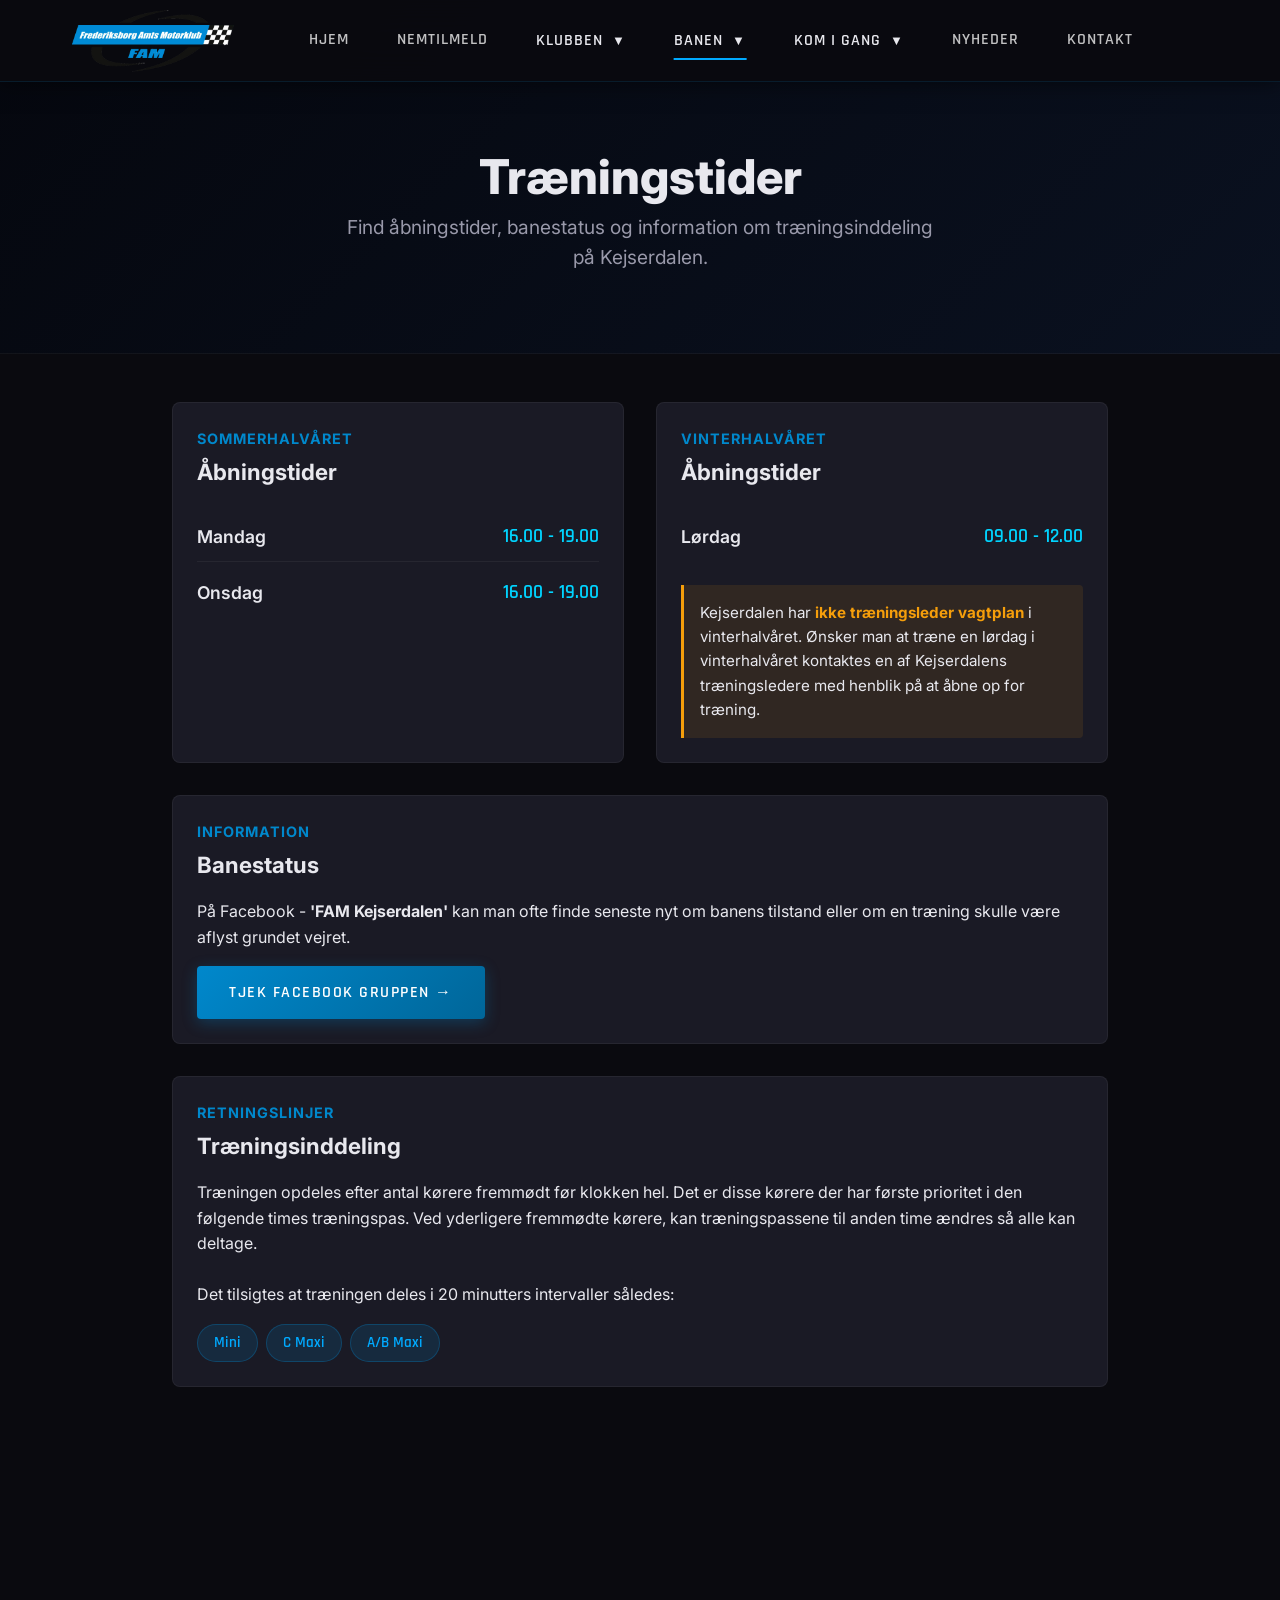
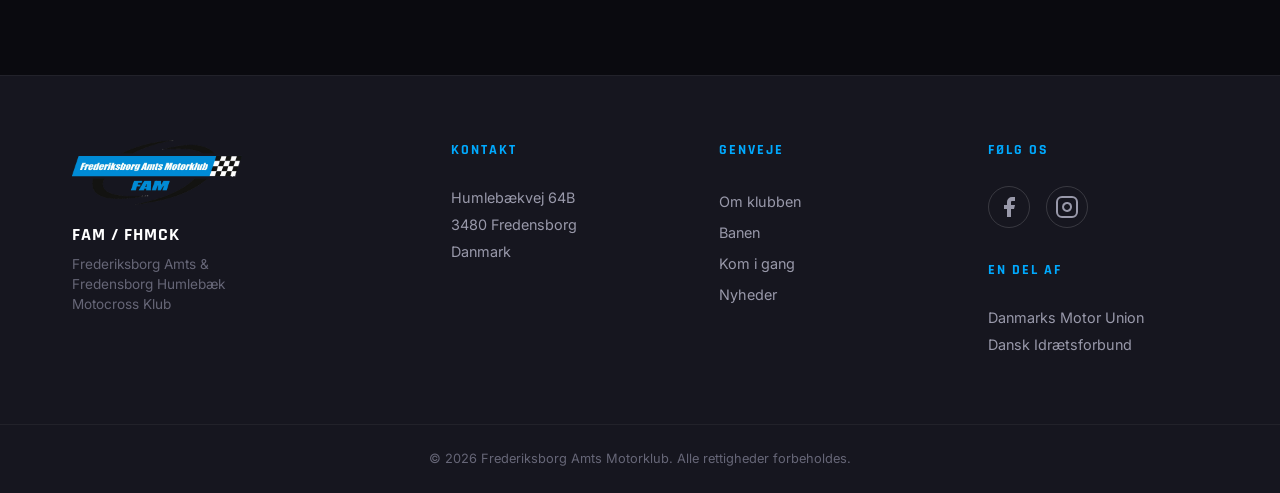
<file: banen/traeningstider.html>
<!DOCTYPE html>
<html lang="da">
<head>
    <meta charset="UTF-8">
    <meta name="viewport" content="width=device-width, initial-scale=1.0">
    <title>Træningstider | FAM Kejserdalen</title>
    <meta name="description" content="Se åbningstider, banestatus og træningsinddeling for Kejserdalen Motocross Bane.">
    
    <!-- Google Fonts -->
    <link rel="preconnect" href="https://fonts.googleapis.com">
    <link rel="preconnect" href="https://fonts.gstatic.com" crossorigin>
    <link href="https://fonts.googleapis.com/css2?family=Inter:wght@400;500;700&family=Rajdhani:wght@500;600;700;800&display=swap" rel="stylesheet">
    
    <!-- CSS -->
    <link rel="stylesheet" href="../css/style.css">
    
    <!-- JS -->
    <script src="../js/subpage.js" defer></script>
</head>
<body>

    <!-- ======= NAVBAR ======= -->
    <header class="navbar navbar--solid" id="navbar">
        <div class="navbar__container">
            <a href="../index.html" class="navbar__logo">
                <img src="../assets/images/logo.png" alt="FAM Kejserdalen Logo" class="navbar__logo-img">
            </a>
            
            <nav class="navbar__nav" id="navMenu">
                <a href="../index.html" class="navbar__link">Hjem</a>
                <a href="https://kejserdalen.nemtilmeld.dk/?fbclid=IwY2xjawFP-apleHRuA2FlbQIxMAABHRqCk-J15rfGJ6o_tkZ6F2Ca1nFHQtTq5d6O7MbKapPP2cWGJdafz0RNQw_aem_7qx7fho8AO3H0dyfP2xFcg" class="navbar__link" target="_blank" rel="noopener">NemTilmeld</a>
                
                <!-- Klubben Dropdown -->
                <div class="navbar__dropdown">
                    <button class="navbar__link dropdown__toggle">Klubben <span class="dropdown__icon" style="font-size:0.8em; margin-left:4px;">▼</span></button>
                    <div class="dropdown__menu">
                        <a href="../klubben/kalender.html" class="dropdown__link">Aktivitetskalender</a>
                        <a href="../klubben/bestyrelse.html" class="dropdown__link">Bestyrelse</a>
                        <a href="../klubben/referater.html" class="dropdown__link">Referater</a>
                        <a href="../klubben/vedtaegter.html" class="dropdown__link">Vedtægter</a>
                    </div>
                </div>

                <!-- Banen Dropdown -->
                <div class="navbar__dropdown">
                    <button class="navbar__link dropdown__toggle active">Banen <span class="dropdown__icon" style="font-size:0.8em; margin-left:4px;">▼</span></button>
                    <div class="dropdown__menu">
                        <a href="../index.html#banen" class="dropdown__link">Om banen</a>
                        <a href="traeningstider.html" class="dropdown__link active">Træningstider</a>
                        <a href="webcam.html" class="dropdown__link">Webcam</a>
                    </div>
                </div>

                <!-- Kom i gang Dropdown -->
                <div class="navbar__dropdown">
                    <button class="navbar__link dropdown__toggle">Kom i gang <span class="dropdown__icon" style="font-size:0.8em; margin-left:4px;">▼</span></button>
                    <div class="dropdown__menu">
                        <a href="kom-i-gang.html" class="dropdown__link">Motocross</a>
                        <a href="bliv-frivillig.html" class="dropdown__link">Bliv frivillig</a>
                    </div>
                </div>

                <a href="../index.html#nyheder" class="navbar__link">Nyheder</a>
                <a href="kontakt.html" class="navbar__link">Kontakt</a>
            </nav>

            <div class="navbar__actions">
                <button class="navbar__hamburger" id="hamburger" aria-label="Menu">
                    <span></span><span></span><span></span>
                </button>
            </div>
        </div>
    </header>

    <!-- ======= PAGE HERO ======= -->
    <section class="subpage-hero">
        <div class="container">
            <h1 class="subpage-hero__title">Træningstider</h1>
            <p class="subpage-hero__subtitle">Find åbningstider, banestatus og information om træningsinddeling på Kejserdalen.</p>
        </div>
    </section>

    <!-- ======= CONTENT ======= -->
    <main class="subpage-content">

        <div class="training-grid">
            
            <!-- Sommerhalvåret -->
            <div class="board-card training-card">
                <span class="board-card__role">Sommerhalvåret</span>
                <h3 class="board-card__name">Åbningstider</h3>
                <ul class="training-list">
                    <li><span class="training-day">Mandag</span> <span class="training-time">16.00 - 19.00</span></li>
                    <li><span class="training-day">Onsdag</span> <span class="training-time">16.00 - 19.00</span></li>
                </ul>
            </div>

            <!-- Vinterhalvåret -->
            <div class="board-card training-card">
                <span class="board-card__role">Vinterhalvåret</span>
                <h3 class="board-card__name">Åbningstider</h3>
                <ul class="training-list">
                    <li><span class="training-day">Lørdag</span> <span class="training-time">09.00 - 12.00</span></li>
                </ul>
                <div class="training-notice">
                    <p>Kejserdalen har <strong>ikke træningsleder vagtplan</strong> i vinterhalvåret. Ønsker man at træne en lørdag i vinterhalvåret kontaktes en af Kejserdalens træningsledere med henblik på at åbne op for træning.</p>
                </div>
            </div>
            
            <!-- Banestatus -->
            <div class="board-card training-card training-card--full">
                <span class="board-card__role">Information</span>
                <h3 class="board-card__name">Banestatus</h3>
                <p>På Facebook - <strong>'FAM Kejserdalen'</strong> kan man ofte finde seneste nyt om banens tilstand eller om en træning skulle være aflyst grundet vejret.</p>
                <a href="https://www.facebook.com/groups/208129055985299" target="_blank" rel="noopener" class="btn btn--primary" style="margin-top: 1rem; align-self: flex-start;">Tjek Facebook Gruppen →</a>
            </div>

            <!-- Træningsinddeling -->
            <div class="board-card training-card training-card--full">
                <span class="board-card__role">Retningslinjer</span>
                <h3 class="board-card__name">Træningsinddeling</h3>
                <p>Træningen opdeles efter antal kørere fremmødt før klokken hel. Det er disse kørere der har første prioritet i den følgende times træningspas. Ved yderligere fremmødte kørere, kan træningspassene til anden time ændres så alle kan deltage.</p>
                <br>
                <p>Det tilsigtes at træningen deles i 20 minutters intervaller således:</p>
                <div class="training-tags">
                    <span class="training-tag">Mini</span>
                    <span class="training-tag">C Maxi</span>
                    <span class="training-tag">A/B Maxi</span>
                </div>
            </div>

        </div>

    </main>

    <!-- ======= FOOTER ======= -->
    <footer class="footer">
        <div class="footer__top">
            <div class="container">
                <div class="footer__grid">
                    <div class="footer__brand">
                        <img src="../assets/images/logo.png" alt="FAM Logo" class="footer__logo">
                        <p class="footer__brand-name">FAM / FHMCK</p>
                        <p class="footer__brand-sub">Frederiksborg Amts &<br>Fredensborg Humlebæk<br>Motocross Klub</p>
                    </div>
                    
                    <div class="footer__info">
                        <h3 class="footer__heading">Kontakt</h3>
                        <p>Humlebækvej 64B</p>
                        <p>3480 Fredensborg</p>
                        <p>Danmark</p>
                    </div>
                    
                    <div class="footer__links">
                        <h3 class="footer__heading">Genveje</h3>
                        <a href="../index.html#klubben">Om klubben</a>
                        <a href="../index.html#banen">Banen</a>
                        <a href="kom-i-gang.html">Kom i gang</a>
                        <a href="../index.html#nyheder">Nyheder</a>
                    </div>
                    
                    <div class="footer__social">
                        <h3 class="footer__heading">Følg os</h3>
                        <div class="footer__social-links">
                            <a href="https://www.facebook.com/groups/208129055985299" target="_blank" rel="noopener" class="footer__social-link" aria-label="Facebook">
                                <svg width="24" height="24" viewBox="0 0 24 24" fill="currentColor">
                                    <path d="M18 2h-3a5 5 0 0 0-5 5v3H7v4h3v8h4v-8h3l1-4h-4V7a1 1 0 0 1 1-1h3z"/>
                                </svg>
                            </a>
                            <a href="https://www.instagram.com/dmusport/" target="_blank" rel="noopener" class="footer__social-link" aria-label="Instagram">
                                <svg width="24" height="24" viewBox="0 0 24 24" fill="none" stroke="currentColor" stroke-width="2">
                                    <rect x="2" y="2" width="20" height="20" rx="5" ry="5"/>
                                    <path d="M16 11.37A4 4 0 1 1 12.63 8 4 4 0 0 1 16 11.37z"/>
                                    <line x1="17.5" y1="6.5" x2="17.51" y2="6.5"/>
                                </svg>
                            </a>
                        </div>
                        <div class="footer__partners">
                            <h3 class="footer__heading">En del af</h3>
                            <p>Danmarks Motor Union</p>
                            <p>Dansk Idrætsforbund</p>
                        </div>
                    </div>
                </div>
            </div>
        </div>
        <div class="footer__bottom">
            <div class="container">
                <p>&copy; 2026 Frederiksborg Amts Motorklub. Alle rettigheder forbeholdes.</p>
            </div>
        </div>
    </footer>

</body>
</html>
</file>
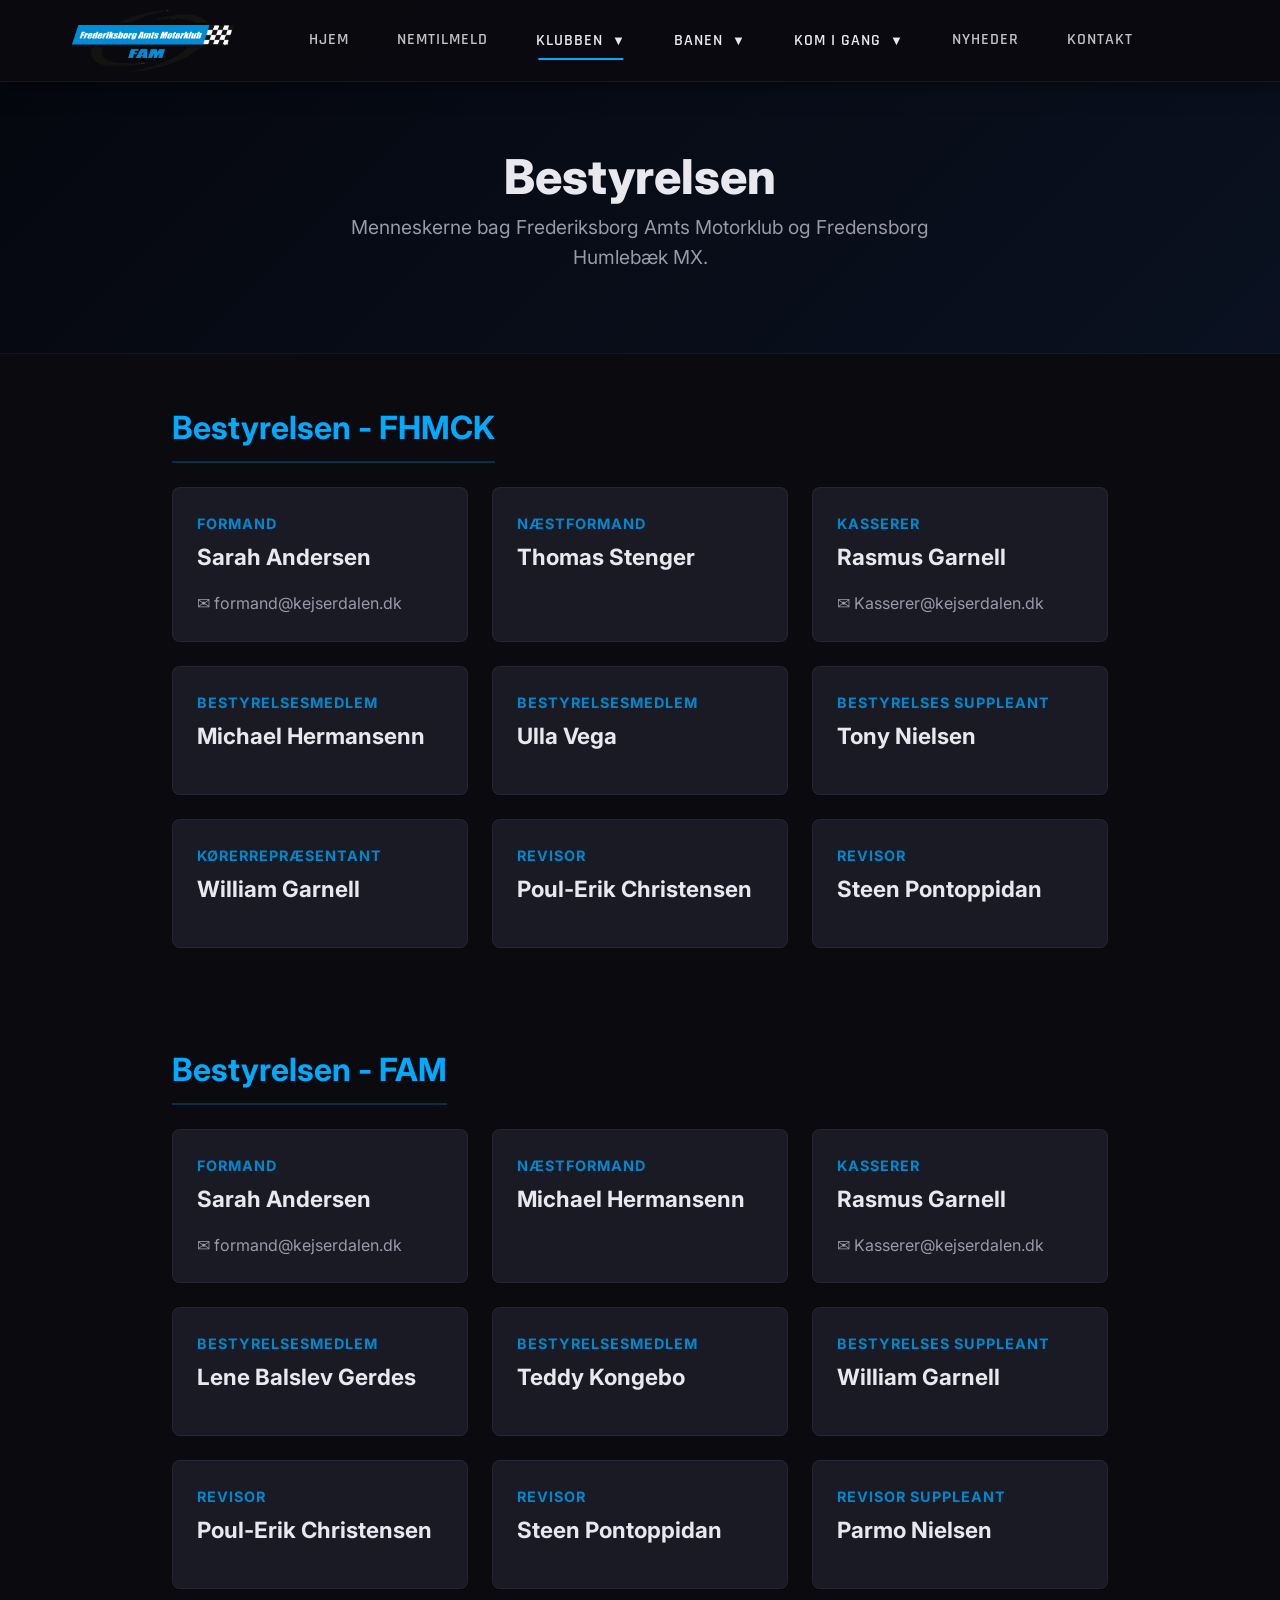
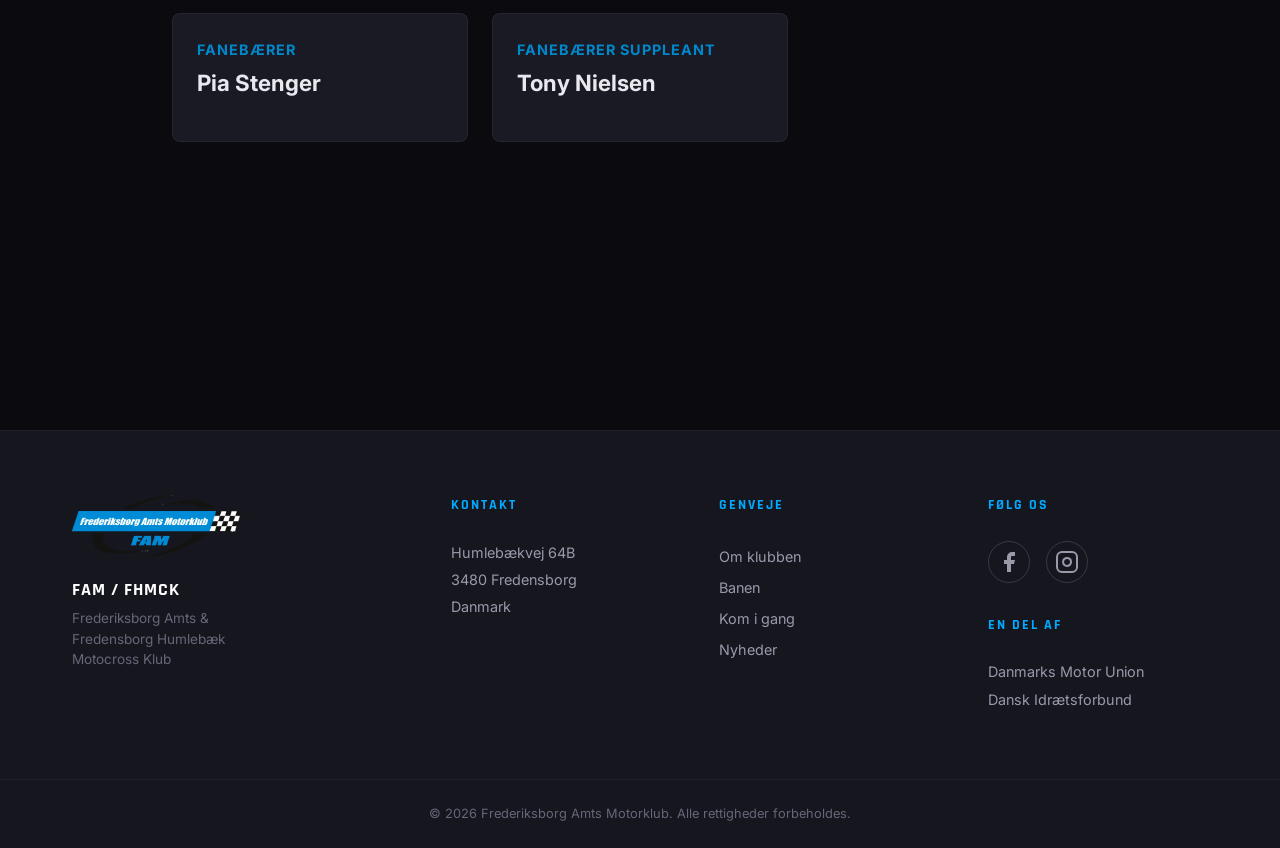
<file: klubben/bestyrelse.html>
<!DOCTYPE html>
<html lang="da">
<head>
    <meta charset="UTF-8">
    <meta name="viewport" content="width=device-width, initial-scale=1.0">
    <title>Bestyrelse | FAM Kejserdalen</title>
    <meta name="description" content="Mød bestyrelsen i Frederiksborg Amts Motorklub og Fredensborg Humlebæk Motocross Klub.">
    
    <!-- Google Fonts -->
    <link rel="preconnect" href="https://fonts.googleapis.com">
    <link rel="preconnect" href="https://fonts.gstatic.com" crossorigin>
    <link href="https://fonts.googleapis.com/css2?family=Inter:wght@400;500;700&family=Rajdhani:wght@500;600;700;800&display=swap" rel="stylesheet">
    
    <!-- CSS -->
    <link rel="stylesheet" href="../css/style.css">
    
    <!-- JS -->
    <script src="../js/subpage.js" defer></script>
</head>
<body>

    <!-- ======= NAVBAR ======= -->
    <header class="navbar navbar--solid" id="navbar">
        <div class="navbar__container">
            <a href="../index.html" class="navbar__logo">
                <img src="../assets/images/logo.png" alt="FAM Kejserdalen Logo" class="navbar__logo-img">
            </a>
            
            <nav class="navbar__nav" id="navMenu">
                <a href="../index.html" class="navbar__link">Hjem</a>
                <a href="https://kejserdalen.nemtilmeld.dk/?fbclid=IwY2xjawFP-apleHRuA2FlbQIxMAABHRqCk-J15rfGJ6o_tkZ6F2Ca1nFHQtTq5d6O7MbKapPP2cWGJdafz0RNQw_aem_7qx7fho8AO3H0dyfP2xFcg" class="navbar__link" target="_blank" rel="noopener">NemTilmeld</a>
                <div class="navbar__dropdown">
                    <button class="navbar__link dropdown__toggle active">Klubben <span class="dropdown__icon" style="font-size:0.8em; margin-left:4px;">▼</span></button>
                    <div class="dropdown__menu">
                        <a href="kalender.html" class="dropdown__link">Aktivitetskalender</a>
                        <a href="bestyrelse.html" class="dropdown__link active">Bestyrelse</a>
                        <a href="referater.html" class="dropdown__link">Referater</a>
                        <a href="vedtaegter.html" class="dropdown__link">Vedtægter</a>
                    </div>
                </div>
                <!-- Banen Dropdown -->
                <div class="navbar__dropdown">
                    <button class="navbar__link dropdown__toggle">Banen <span class="dropdown__icon" style="font-size:0.8em; margin-left:4px;">▼</span></button>
                    <div class="dropdown__menu">
                        <a href="../index.html#banen" class="dropdown__link">Om banen</a>
                        <a href="../banen/traeningstider.html" class="dropdown__link">Træningstider</a>
                        <a href="../banen/webcam.html" class="dropdown__link">Webcam</a>
                    </div>
                </div>
                <!-- Kom i gang Dropdown -->
                <div class="navbar__dropdown">
                    <button class="navbar__link dropdown__toggle">Kom i gang <span class="dropdown__icon" style="font-size:0.8em; margin-left:4px;">▼</span></button>
                    <div class="dropdown__menu">
                        <a href="../banen/kom-i-gang.html" class="dropdown__link">Motocross</a>
                        <a href="../banen/bliv-frivillig.html" class="dropdown__link">Bliv frivillig</a>
                    </div>
                </div>

                <a href="../index.html#nyheder" class="navbar__link">Nyheder</a>
                <a href="../banen/kontakt.html" class="navbar__link">Kontakt</a>
            </nav>

            <div class="navbar__actions">
                <button class="navbar__hamburger" id="hamburger" aria-label="Menu">
                    <span></span><span></span><span></span>
                </button>
            </div>
        </div>
    </header>

    <!-- ======= PAGE HERO ======= -->
    <section class="subpage-hero">
        <div class="container">
            <h1 class="subpage-hero__title">Bestyrelsen</h1>
            <p class="subpage-hero__subtitle">Menneskerne bag Frederiksborg Amts Motorklub og Fredensborg Humlebæk MX.</p>
        </div>
    </section>

    <!-- ======= CONTENT ======= -->
    <main class="subpage-content">

        <!-- FHMCK -->
        <section class="board-section">
            <h2 class="board-section__title">Bestyrelsen - FHMCK</h2>
            <div class="board-grid">
                
                <div class="board-card">
                    <span class="board-card__role">Formand</span>
                    <h3 class="board-card__name">Sarah Andersen</h3>
                    <a href="mailto:formand@kejserdalen.dk" class="board-card__email">✉ formand@kejserdalen.dk</a>
                </div>

                <div class="board-card">
                    <span class="board-card__role">Næstformand</span>
                    <h3 class="board-card__name">Thomas Stenger</h3>
                </div>

                <div class="board-card">
                    <span class="board-card__role">Kasserer</span>
                    <h3 class="board-card__name">Rasmus Garnell</h3>
                    <a href="mailto:Kasserer@kejserdalen.dk" class="board-card__email">✉ Kasserer@kejserdalen.dk</a>
                </div>

                <div class="board-card">
                    <span class="board-card__role">Bestyrelsesmedlem</span>
                    <h3 class="board-card__name">Michael Hermansenn</h3>
                </div>

                <div class="board-card">
                    <span class="board-card__role">Bestyrelsesmedlem</span>
                    <h3 class="board-card__name">Ulla Vega</h3>
                </div>

                <div class="board-card">
                    <span class="board-card__role">Bestyrelses suppleant</span>
                    <h3 class="board-card__name">Tony Nielsen</h3>
                </div>

                <div class="board-card">
                    <span class="board-card__role">Kørerrepræsentant</span>
                    <h3 class="board-card__name">William Garnell</h3>
                </div>

                <div class="board-card">
                    <span class="board-card__role">Revisor</span>
                    <h3 class="board-card__name">Poul-Erik Christensen</h3>
                </div>

                <div class="board-card">
                    <span class="board-card__role">Revisor</span>
                    <h3 class="board-card__name">Steen Pontoppidan</h3>
                </div>

            </div>
        </section>

        <!-- FAM -->
        <section class="board-section">
            <h2 class="board-section__title">Bestyrelsen - FAM</h2>
            <div class="board-grid">
                
                <div class="board-card">
                    <span class="board-card__role">Formand</span>
                    <h3 class="board-card__name">Sarah Andersen</h3>
                    <a href="mailto:formand@kejserdalen.dk" class="board-card__email">✉ formand@kejserdalen.dk</a>
                </div>

                <div class="board-card">
                    <span class="board-card__role">Næstformand</span>
                    <h3 class="board-card__name">Michael Hermansenn</h3>
                </div>

                <div class="board-card">
                    <span class="board-card__role">Kasserer</span>
                    <h3 class="board-card__name">Rasmus Garnell</h3>
                    <a href="mailto:Kasserer@kejserdalen.dk" class="board-card__email">✉ Kasserer@kejserdalen.dk</a>
                </div>

                <div class="board-card">
                    <span class="board-card__role">Bestyrelsesmedlem</span>
                    <h3 class="board-card__name">Lene Balslev Gerdes</h3>
                </div>

                <div class="board-card">
                    <span class="board-card__role">Bestyrelsesmedlem</span>
                    <h3 class="board-card__name">Teddy Kongebo</h3>
                </div>

                <div class="board-card">
                    <span class="board-card__role">Bestyrelses suppleant</span>
                    <h3 class="board-card__name">William Garnell</h3>
                </div>

                <div class="board-card">
                    <span class="board-card__role">Revisor</span>
                    <h3 class="board-card__name">Poul-Erik Christensen</h3>
                </div>

                <div class="board-card">
                    <span class="board-card__role">Revisor</span>
                    <h3 class="board-card__name">Steen Pontoppidan</h3>
                </div>

                <div class="board-card">
                    <span class="board-card__role">Revisor suppleant</span>
                    <h3 class="board-card__name">Parmo Nielsen</h3>
                </div>

                <div class="board-card">
                    <span class="board-card__role">Fanebærer</span>
                    <h3 class="board-card__name">Pia Stenger</h3>
                </div>

                <div class="board-card">
                    <span class="board-card__role">Fanebærer suppleant</span>
                    <h3 class="board-card__name">Tony Nielsen</h3>
                </div>

            </div>
        </section>

    </main>

    <!-- ======= FOOTER ======= -->
    <footer class="footer">
        <div class="footer__top">
            <div class="container">
                <div class="footer__grid">
                    <div class="footer__brand">
                        <img src="../assets/images/logo.png" alt="FAM Logo" class="footer__logo">
                        <p class="footer__brand-name">FAM / FHMCK</p>
                        <p class="footer__brand-sub">Frederiksborg Amts &<br>Fredensborg Humlebæk<br>Motocross Klub</p>
                    </div>
                    
                    <div class="footer__info">
                        <h3 class="footer__heading">Kontakt</h3>
                        <p>Humlebækvej 64B</p>
                        <p>3480 Fredensborg</p>
                        <p>Danmark</p>
                    </div>
                    
                    <div class="footer__links">
                        <h3 class="footer__heading">Genveje</h3>
                        <a href="../index.html#klubben">Om klubben</a>
                        <a href="../index.html#banen">Banen</a>
                        <a href="../banen/kom-i-gang.html">Kom i gang</a>
                        <a href="../index.html#nyheder">Nyheder</a>
                    </div>
                    
                    <div class="footer__social">
                        <h3 class="footer__heading">Følg os</h3>
                        <div class="footer__social-links">
                            <a href="https://www.facebook.com/groups/208129055985299" target="_blank" rel="noopener" class="footer__social-link" aria-label="Facebook">
                                <svg width="24" height="24" viewBox="0 0 24 24" fill="currentColor">
                                    <path d="M18 2h-3a5 5 0 0 0-5 5v3H7v4h3v8h4v-8h3l1-4h-4V7a1 1 0 0 1 1-1h3z"/>
                                </svg>
                            </a>
                            <a href="https://www.instagram.com/dmusport/" target="_blank" rel="noopener" class="footer__social-link" aria-label="Instagram">
                                <svg width="24" height="24" viewBox="0 0 24 24" fill="none" stroke="currentColor" stroke-width="2">
                                    <rect x="2" y="2" width="20" height="20" rx="5" ry="5"/>
                                    <path d="M16 11.37A4 4 0 1 1 12.63 8 4 4 0 0 1 16 11.37z"/>
                                    <line x1="17.5" y1="6.5" x2="17.51" y2="6.5"/>
                                </svg>
                            </a>
                        </div>
                        <div class="footer__partners">
                            <h3 class="footer__heading">En del af</h3>
                            <p>Danmarks Motor Union</p>
                            <p>Dansk Idrætsforbund</p>
                        </div>
                    </div>
                </div>
            </div>
        </div>
        <div class="footer__bottom">
            <div class="container">
                <p>&copy; 2026 Frederiksborg Amts Motorklub. Alle rettigheder forbeholdes.</p>
            </div>
        </div>
    </footer>

</body>
</html>
</file>
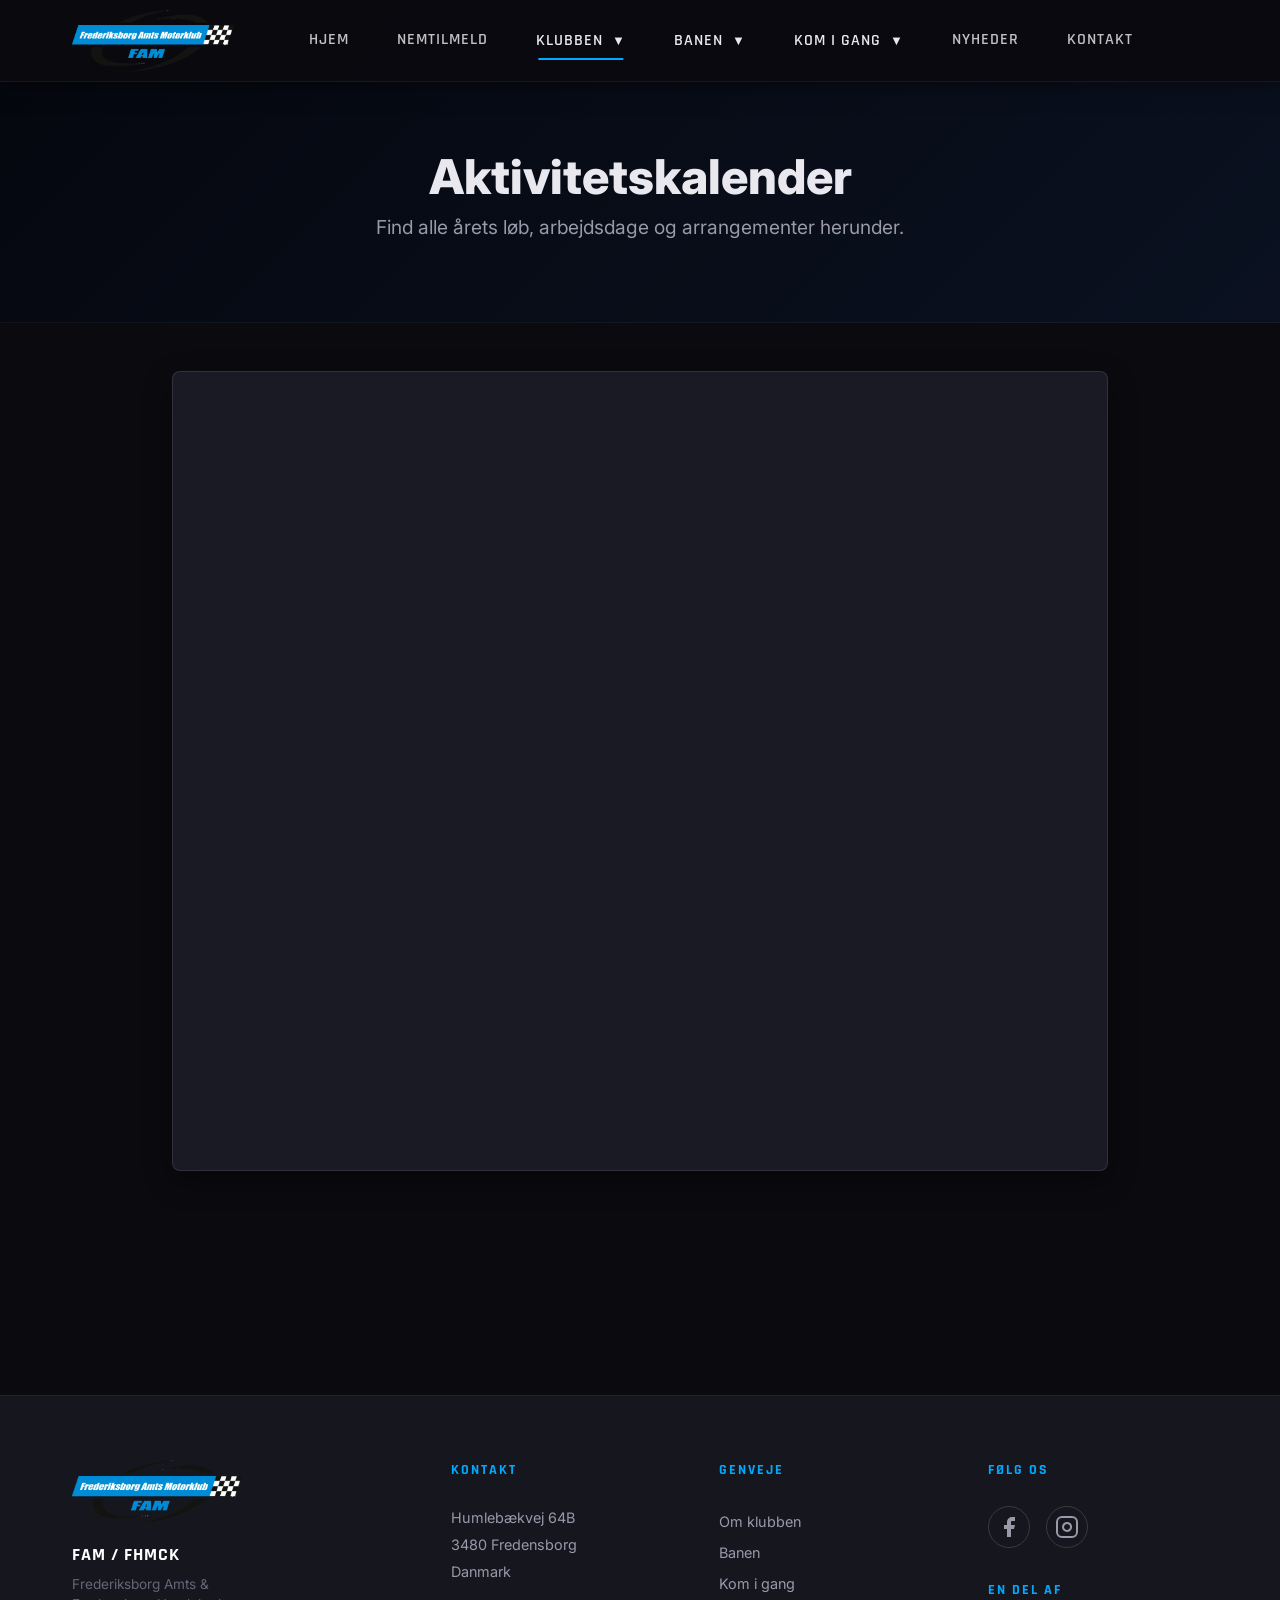
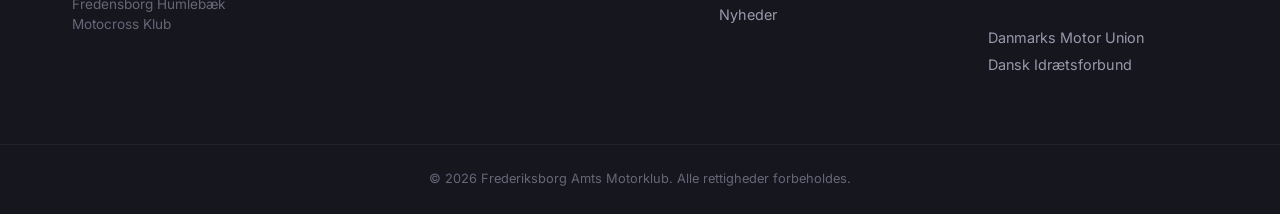
<file: klubben/kalender.html>
<!DOCTYPE html>
<html lang="da">

<head>
    <meta charset="UTF-8">
    <meta name="viewport" content="width=device-width, initial-scale=1.0">
    <title>Aktivitetskalender | FAM Kejserdalen</title>
    <meta name="description" content="Aktivitetskalender for Frederiksborg Amts Motorklub">

    <!-- Google Fonts -->
    <link rel="preconnect" href="https://fonts.googleapis.com">
    <link rel="preconnect" href="https://fonts.gstatic.com" crossorigin>
    <link
        href="https://fonts.googleapis.com/css2?family=Inter:wght@400;500;700&family=Rajdhani:wght@500;600;700;800&display=swap"
        rel="stylesheet">

    <!-- CSS -->
    <link rel="stylesheet" href="../css/style.css">

    <!-- JS -->
    <script src="../js/subpage.js" defer></script>
</head>

<body>

    <!-- ======= NAVBAR ======= -->
    <header class="navbar navbar--solid" id="navbar">
        <div class="navbar__container">
            <a href="../index.html" class="navbar__logo">
                <img src="../assets/images/logo.png" alt="FAM Kejserdalen Logo" class="navbar__logo-img">
            </a>

            <nav class="navbar__nav" id="navMenu">
                <a href="../index.html" class="navbar__link">Hjem</a>
                <a href="https://kejserdalen.nemtilmeld.dk/?fbclid=IwY2xjawFP-apleHRuA2FlbQIxMAABHRqCk-J15rfGJ6o_tkZ6F2Ca1nFHQtTq5d6O7MbKapPP2cWGJdafz0RNQw_aem_7qx7fho8AO3H0dyfP2xFcg"
                    class="navbar__link" target="_blank" rel="noopener">NemTilmeld</a>
                <div class="navbar__dropdown">
                    <button class="navbar__link dropdown__toggle active">Klubben <span class="dropdown__icon"
                            style="font-size:0.8em; margin-left:4px;">▼</span></button>
                    <div class="dropdown__menu">
                        <a href="kalender.html" class="dropdown__link active">Aktivitetskalender</a>
                        <a href="bestyrelse.html" class="dropdown__link">Bestyrelse</a>
                        <a href="referater.html" class="dropdown__link">Referater</a>
                        <a href="vedtaegter.html" class="dropdown__link">Vedtægter</a>
                    </div>
                </div>
                <!-- Banen Dropdown -->
                <div class="navbar__dropdown">
                    <button class="navbar__link dropdown__toggle">Banen <span class="dropdown__icon"
                            style="font-size:0.8em; margin-left:4px;">▼</span></button>
                    <div class="dropdown__menu">
                        <a href="../index.html#banen" class="dropdown__link">Om banen</a>
                        <a href="../banen/traeningstider.html" class="dropdown__link">Træningstider</a>
                        <a href="../banen/webcam.html" class="dropdown__link">Webcam</a>
                    </div>
                </div>
                <!-- Kom i gang Dropdown -->
                <div class="navbar__dropdown">
                    <button class="navbar__link dropdown__toggle">Kom i gang <span class="dropdown__icon"
                            style="font-size:0.8em; margin-left:4px;">▼</span></button>
                    <div class="dropdown__menu">
                        <a href="../banen/kom-i-gang.html" class="dropdown__link">Motocross</a>
                        <a href="../banen/bliv-frivillig.html" class="dropdown__link">Bliv frivillig</a>
                    </div>
                </div>

                <a href="../index.html#nyheder" class="navbar__link">Nyheder</a>
                <a href="../banen/kontakt.html" class="navbar__link">Kontakt</a>
            </nav>

            <div class="navbar__actions">
                <button class="navbar__hamburger" id="hamburger" aria-label="Menu">
                    <span></span><span></span><span></span>
                </button>
            </div>
        </div>
    </header>

    <!-- ======= PAGE HERO ======= -->
    <section class="subpage-hero">
        <div class="container">
            <h1 class="subpage-hero__title">Aktivitetskalender</h1>
            <p class="subpage-hero__subtitle">Find alle årets løb, arbejdsdage og arrangementer herunder.</p>
        </div>
    </section>

    <!-- ======= CONTENT ======= -->
    <main class="subpage-content">
        <div class="pdf-container">
            <!-- Denne iframe får sin src via subpage.js (fra localStorage eller default path) -->
            <iframe id="pdfKalender" class="pdf-iframe" title="Aktivitetskalender"></iframe>
        </div>
    </main>

    <!-- ======= FOOTER ======= -->
    <footer class="footer">
        <div class="footer__top">
            <div class="container">
                <div class="footer__grid">
                    <div class="footer__brand">
                        <img src="../assets/images/logo.png" alt="FAM Logo" class="footer__logo">
                        <p class="footer__brand-name">FAM / FHMCK</p>
                        <p class="footer__brand-sub">Frederiksborg Amts &<br>Fredensborg Humlebæk<br>Motocross Klub</p>
                    </div>

                    <div class="footer__info">
                        <h3 class="footer__heading">Kontakt</h3>
                        <p>Humlebækvej 64B</p>
                        <p>3480 Fredensborg</p>
                        <p>Danmark</p>
                    </div>

                    <div class="footer__links">
                        <h3 class="footer__heading">Genveje</h3>
                        <a href="../index.html#klubben">Om klubben</a>
                        <a href="../index.html#banen">Banen</a>
                        <a href="../banen/kom-i-gang.html">Kom i gang</a>
                        <a href="../index.html#nyheder">Nyheder</a>
                    </div>

                    <div class="footer__social">
                        <h3 class="footer__heading">Følg os</h3>
                        <div class="footer__social-links">
                            <a href="https://www.facebook.com/groups/208129055985299" target="_blank" rel="noopener"
                                class="footer__social-link" aria-label="Facebook">
                                <svg width="24" height="24" viewBox="0 0 24 24" fill="currentColor">
                                    <path d="M18 2h-3a5 5 0 0 0-5 5v3H7v4h3v8h4v-8h3l1-4h-4V7a1 1 0 0 1 1-1h3z" />
                                </svg>
                            </a>
                            <a href="https://www.instagram.com/dmusport/" target="_blank" rel="noopener"
                                class="footer__social-link" aria-label="Instagram">
                                <svg width="24" height="24" viewBox="0 0 24 24" fill="none" stroke="currentColor"
                                    stroke-width="2">
                                    <rect x="2" y="2" width="20" height="20" rx="5" ry="5" />
                                    <path d="M16 11.37A4 4 0 1 1 12.63 8 4 4 0 0 1 16 11.37z" />
                                    <line x1="17.5" y1="6.5" x2="17.51" y2="6.5" />
                                </svg>
                            </a>
                        </div>
                        <div class="footer__partners">
                            <h3 class="footer__heading">En del af</h3>
                            <p>Danmarks Motor Union</p>
                            <p>Dansk Idrætsforbund</p>
                        </div>
                    </div>
                </div>
            </div>
        </div>
        <div class="footer__bottom">
            <div class="container">
                <p>&copy; 2026 Frederiksborg Amts Motorklub. Alle rettigheder forbeholdes.</p>
            </div>
        </div>
    </footer>

</body>

</html>
</file>
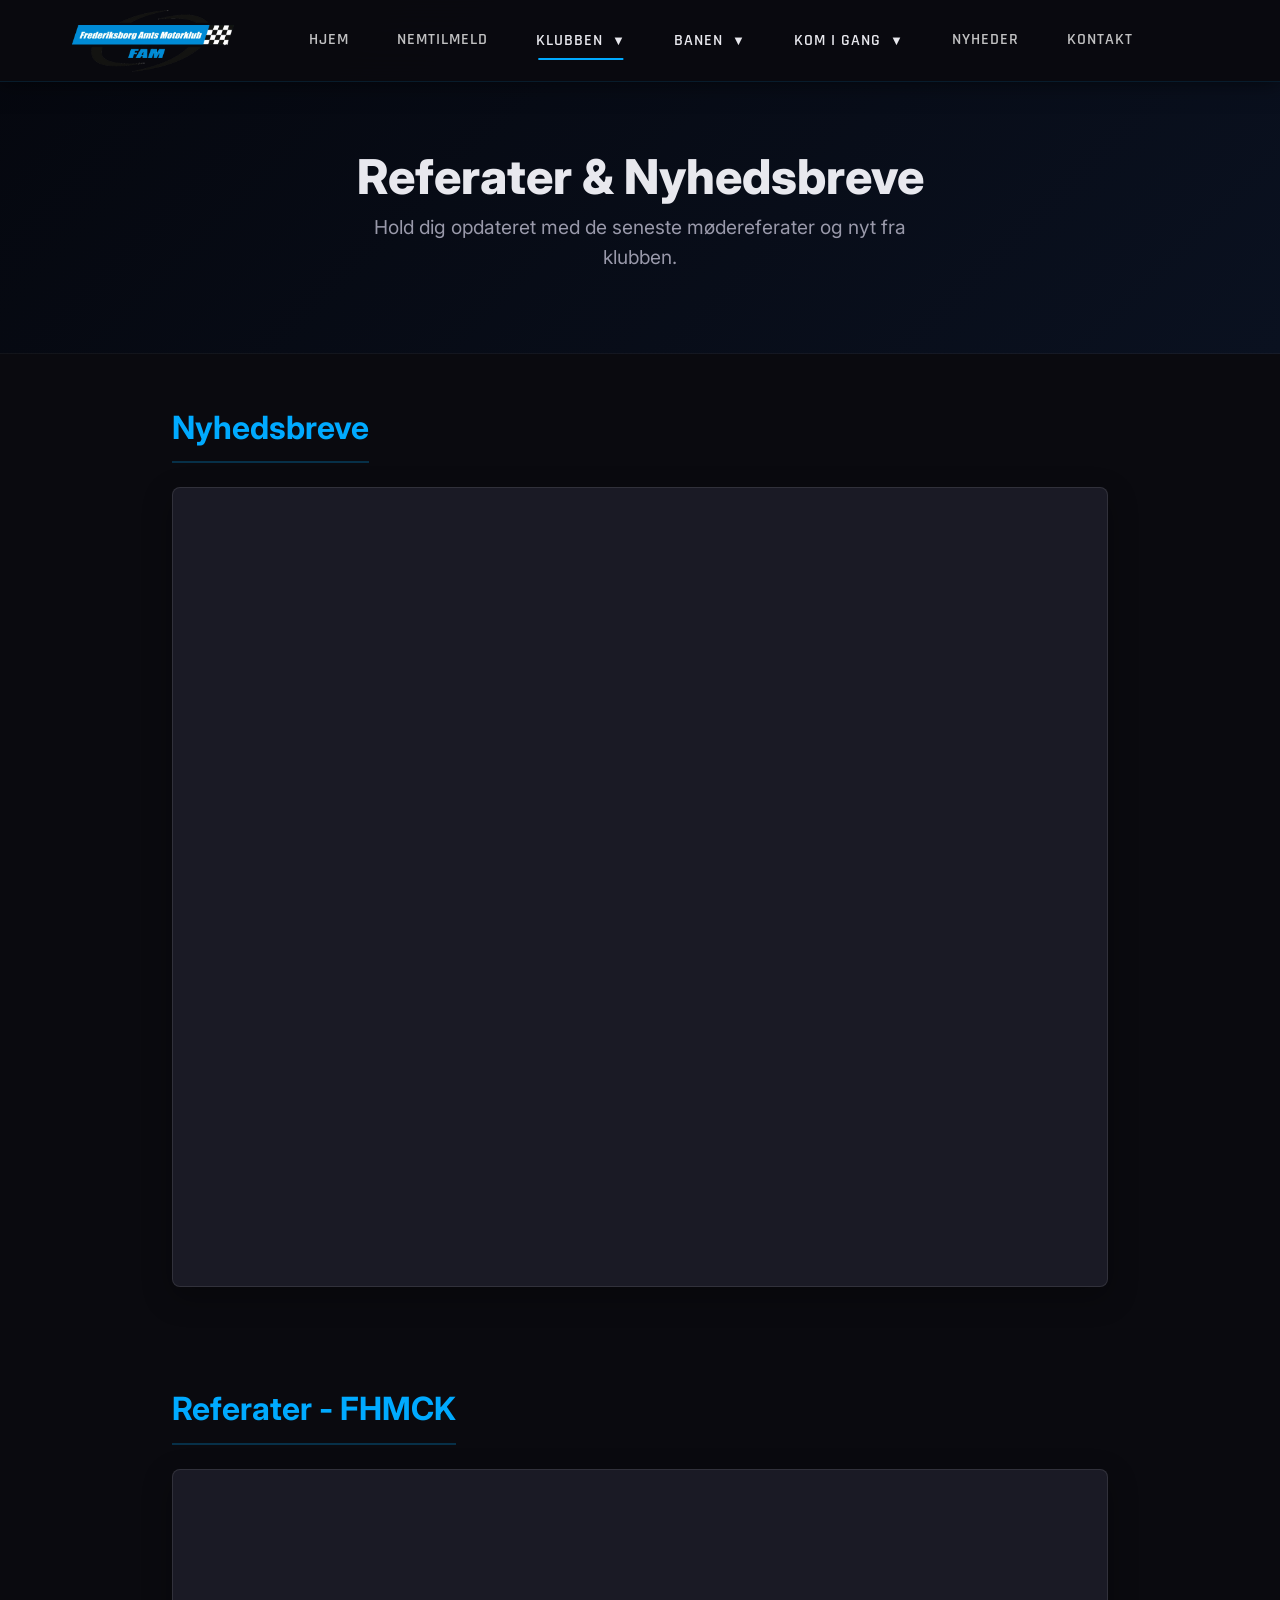
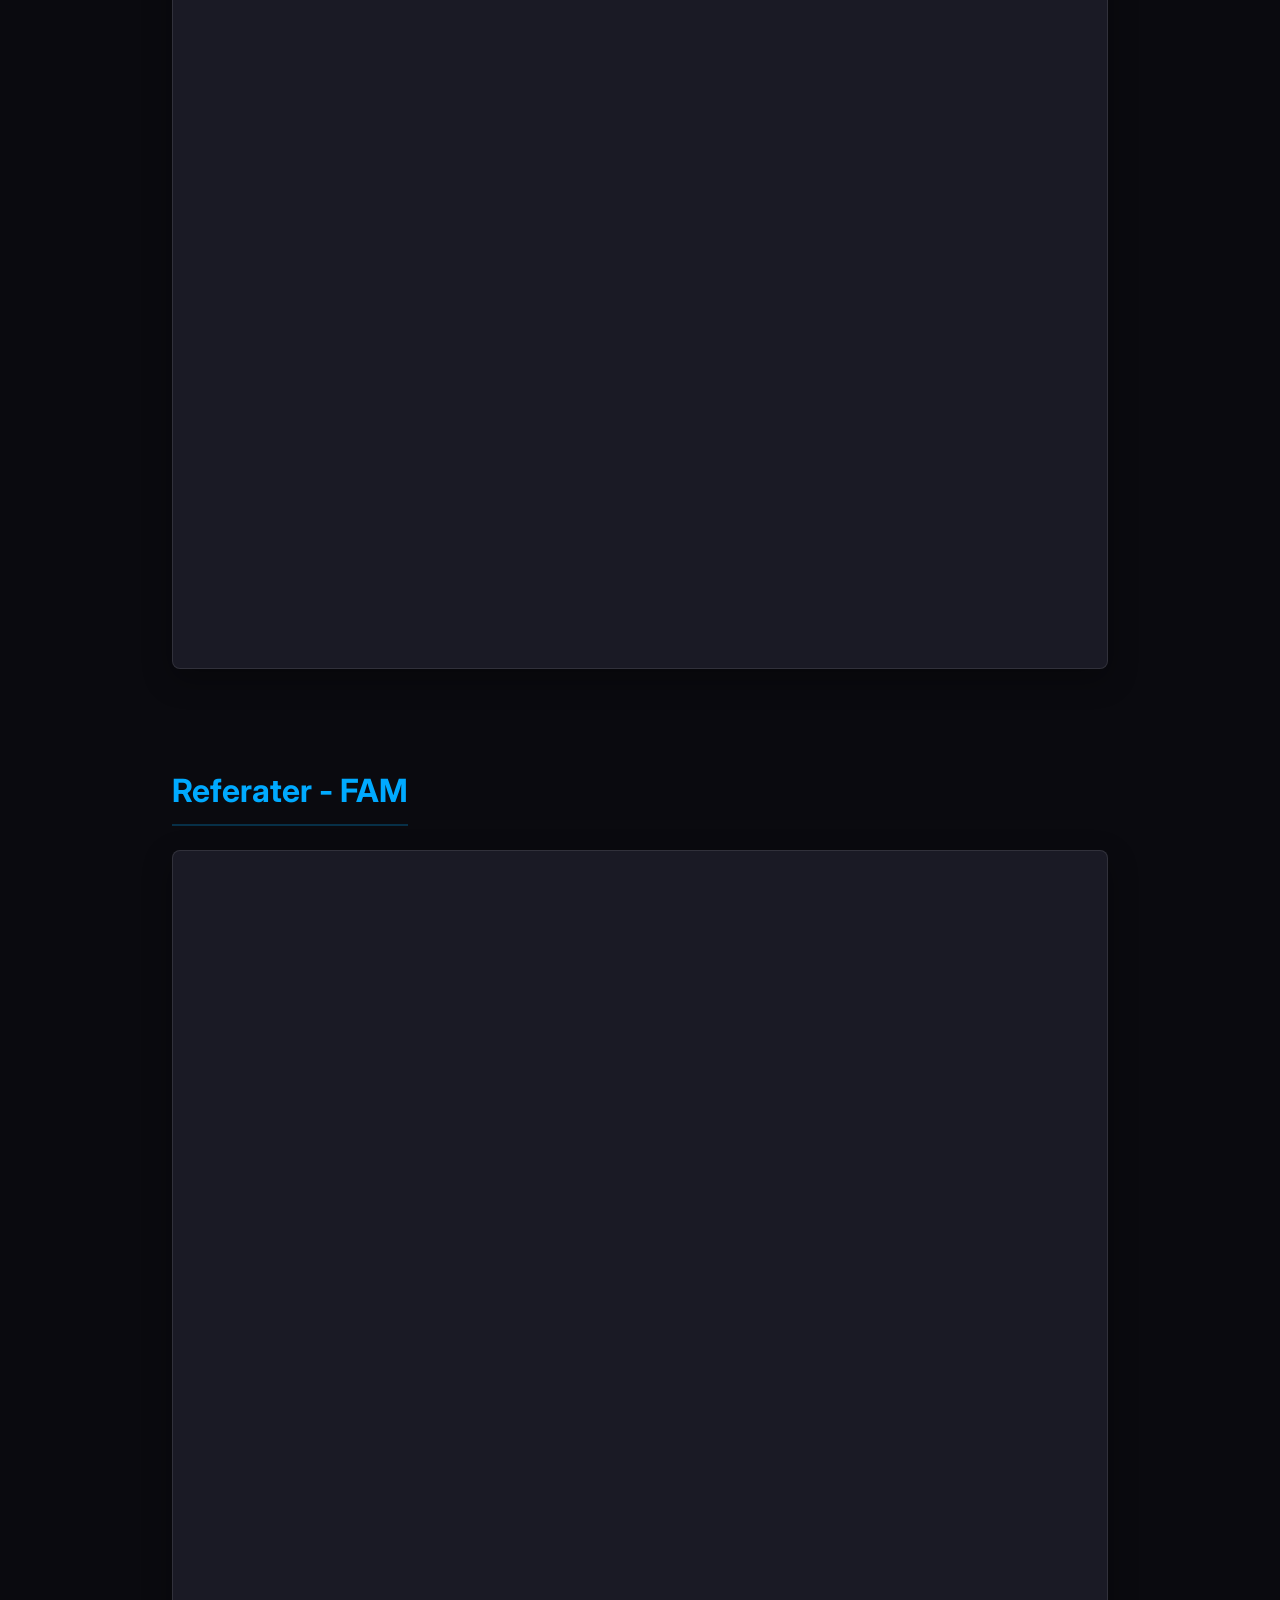
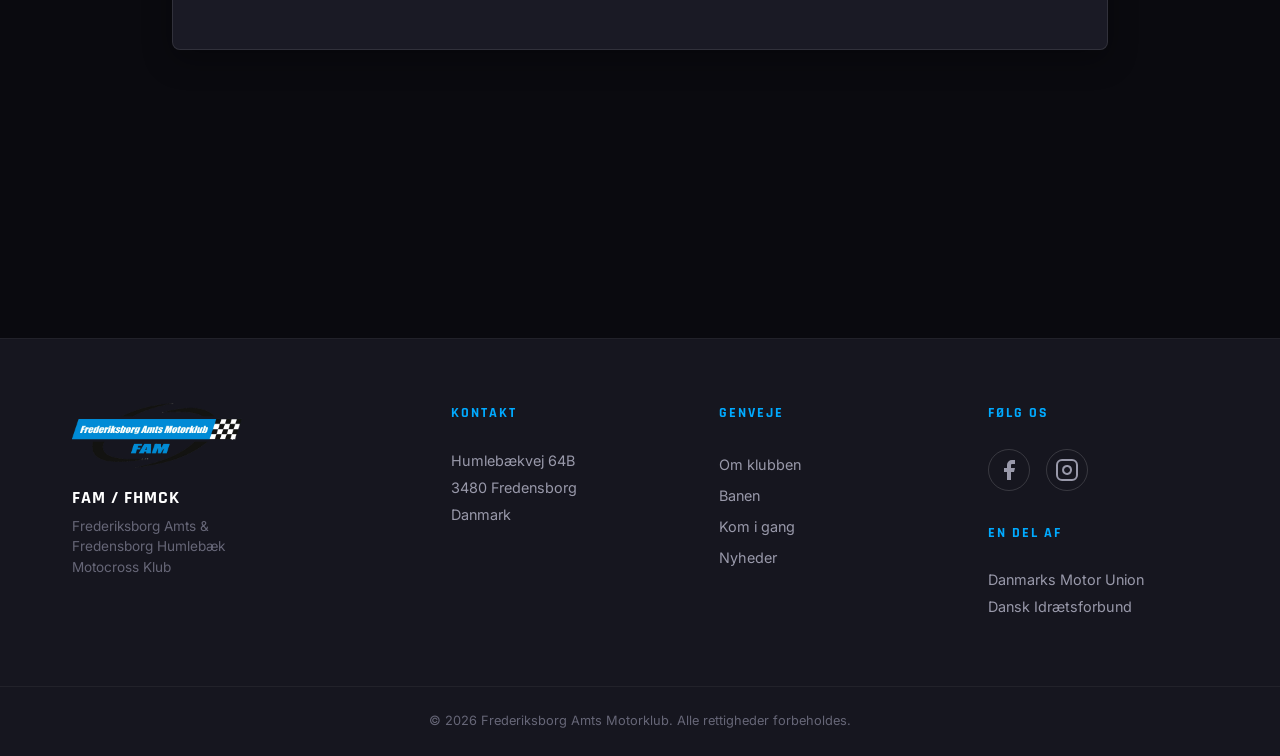
<file: klubben/referater.html>
<!DOCTYPE html>
<html lang="da">
<head>
    <meta charset="UTF-8">
    <meta name="viewport" content="width=device-width, initial-scale=1.0">
    <title>Referater | FAM Kejserdalen</title>
    <meta name="description" content="Læs nyhedsbreve og bestyrelsesreferater for FHMCK og FAM.">
    
    <!-- Google Fonts -->
    <link rel="preconnect" href="https://fonts.googleapis.com">
    <link rel="preconnect" href="https://fonts.gstatic.com" crossorigin>
    <link href="https://fonts.googleapis.com/css2?family=Inter:wght@400;500;700&family=Rajdhani:wght@500;600;700;800&display=swap" rel="stylesheet">
    
    <!-- CSS -->
    <link rel="stylesheet" href="../css/style.css">
    
    <!-- JS -->
    <script src="../js/subpage.js" defer></script>
</head>
<body>

    <!-- ======= NAVBAR ======= -->
    <header class="navbar navbar--solid" id="navbar">
        <div class="navbar__container">
            <a href="../index.html" class="navbar__logo">
                <img src="../assets/images/logo.png" alt="FAM Kejserdalen Logo" class="navbar__logo-img">
            </a>
            
            <nav class="navbar__nav" id="navMenu">
                <a href="../index.html" class="navbar__link">Hjem</a>
                <a href="https://kejserdalen.nemtilmeld.dk/?fbclid=IwY2xjawFP-apleHRuA2FlbQIxMAABHRqCk-J15rfGJ6o_tkZ6F2Ca1nFHQtTq5d6O7MbKapPP2cWGJdafz0RNQw_aem_7qx7fho8AO3H0dyfP2xFcg" class="navbar__link" target="_blank" rel="noopener">NemTilmeld</a>
                <div class="navbar__dropdown">
                    <button class="navbar__link dropdown__toggle active">Klubben <span class="dropdown__icon" style="font-size:0.8em; margin-left:4px;">▼</span></button>
                    <div class="dropdown__menu">
                        <a href="kalender.html" class="dropdown__link">Aktivitetskalender</a>
                        <a href="bestyrelse.html" class="dropdown__link">Bestyrelse</a>
                        <a href="referater.html" class="dropdown__link active">Referater</a>
                        <a href="vedtaegter.html" class="dropdown__link">Vedtægter</a>
                    </div>
                </div>
                <!-- Banen Dropdown -->
                <div class="navbar__dropdown">
                    <button class="navbar__link dropdown__toggle">Banen <span class="dropdown__icon" style="font-size:0.8em; margin-left:4px;">▼</span></button>
                    <div class="dropdown__menu">
                        <a href="../index.html#banen" class="dropdown__link">Om banen</a>
                        <a href="../banen/traeningstider.html" class="dropdown__link">Træningstider</a>
                        <a href="../banen/webcam.html" class="dropdown__link">Webcam</a>
                    </div>
                </div>
                <!-- Kom i gang Dropdown -->
                <div class="navbar__dropdown">
                    <button class="navbar__link dropdown__toggle">Kom i gang <span class="dropdown__icon" style="font-size:0.8em; margin-left:4px;">▼</span></button>
                    <div class="dropdown__menu">
                        <a href="../banen/kom-i-gang.html" class="dropdown__link">Motocross</a>
                        <a href="../banen/bliv-frivillig.html" class="dropdown__link">Bliv frivillig</a>
                    </div>
                </div>

                <a href="../index.html#nyheder" class="navbar__link">Nyheder</a>
                <a href="../banen/kontakt.html" class="navbar__link">Kontakt</a>
            </nav>

            <div class="navbar__actions">
                <button class="navbar__hamburger" id="hamburger" aria-label="Menu">
                    <span></span><span></span><span></span>
                </button>
            </div>
        </div>
    </header>

    <!-- ======= PAGE HERO ======= -->
    <section class="subpage-hero">
        <div class="container">
            <h1 class="subpage-hero__title">Referater & Nyhedsbreve</h1>
            <p class="subpage-hero__subtitle">Hold dig opdateret med de seneste mødereferater og nyt fra klubben.</p>
        </div>
    </section>

    <!-- ======= CONTENT ======= -->
    <main class="subpage-content">

        <!-- Nyhedsbreve -->
        <section class="board-section">
            <h2 class="board-section__title">Nyhedsbreve</h2>
            <div class="pdf-container">
                <iframe id="pdfNyhedsbrev" class="pdf-iframe" title="Nyhedsbrev"></iframe>
            </div>
        </section>

        <!-- FHMCK Referater -->
        <section class="board-section">
            <h2 class="board-section__title">Referater - FHMCK</h2>
            <div class="pdf-container">
                <iframe id="pdfReferatFhmck" class="pdf-iframe" title="Generalforsamling FHMCK Referat"></iframe>
            </div>
        </section>

        <!-- FAM Referater -->
        <section class="board-section">
            <h2 class="board-section__title">Referater - FAM</h2>
            <div class="pdf-container">
                <iframe id="pdfReferatFam" class="pdf-iframe" title="Generalforsamling FAM Referat"></iframe>
            </div>
        </section>

    </main>

    <!-- ======= FOOTER ======= -->
    <footer class="footer">
        <div class="footer__top">
            <div class="container">
                <div class="footer__grid">
                    <div class="footer__brand">
                        <img src="../assets/images/logo.png" alt="FAM Logo" class="footer__logo">
                        <p class="footer__brand-name">FAM / FHMCK</p>
                        <p class="footer__brand-sub">Frederiksborg Amts &<br>Fredensborg Humlebæk<br>Motocross Klub</p>
                    </div>
                    
                    <div class="footer__info">
                        <h3 class="footer__heading">Kontakt</h3>
                        <p>Humlebækvej 64B</p>
                        <p>3480 Fredensborg</p>
                        <p>Danmark</p>
                    </div>
                    
                    <div class="footer__links">
                        <h3 class="footer__heading">Genveje</h3>
                        <a href="../index.html#klubben">Om klubben</a>
                        <a href="../index.html#banen">Banen</a>
                        <a href="../banen/kom-i-gang.html">Kom i gang</a>
                        <a href="../index.html#nyheder">Nyheder</a>
                    </div>
                    
                    <div class="footer__social">
                        <h3 class="footer__heading">Følg os</h3>
                        <div class="footer__social-links">
                            <a href="https://www.facebook.com/groups/208129055985299" target="_blank" rel="noopener" class="footer__social-link" aria-label="Facebook">
                                <svg width="24" height="24" viewBox="0 0 24 24" fill="currentColor">
                                    <path d="M18 2h-3a5 5 0 0 0-5 5v3H7v4h3v8h4v-8h3l1-4h-4V7a1 1 0 0 1 1-1h3z"/>
                                </svg>
                            </a>
                            <a href="https://www.instagram.com/dmusport/" target="_blank" rel="noopener" class="footer__social-link" aria-label="Instagram">
                                <svg width="24" height="24" viewBox="0 0 24 24" fill="none" stroke="currentColor" stroke-width="2">
                                    <rect x="2" y="2" width="20" height="20" rx="5" ry="5"/>
                                    <path d="M16 11.37A4 4 0 1 1 12.63 8 4 4 0 0 1 16 11.37z"/>
                                    <line x1="17.5" y1="6.5" x2="17.51" y2="6.5"/>
                                </svg>
                            </a>
                        </div>
                        <div class="footer__partners">
                            <h3 class="footer__heading">En del af</h3>
                            <p>Danmarks Motor Union</p>
                            <p>Dansk Idrætsforbund</p>
                        </div>
                    </div>
                </div>
            </div>
        </div>
        <div class="footer__bottom">
            <div class="container">
                <p>&copy; 2026 Frederiksborg Amts Motorklub. Alle rettigheder forbeholdes.</p>
            </div>
        </div>
    </footer>

</body>
</html>
</file>
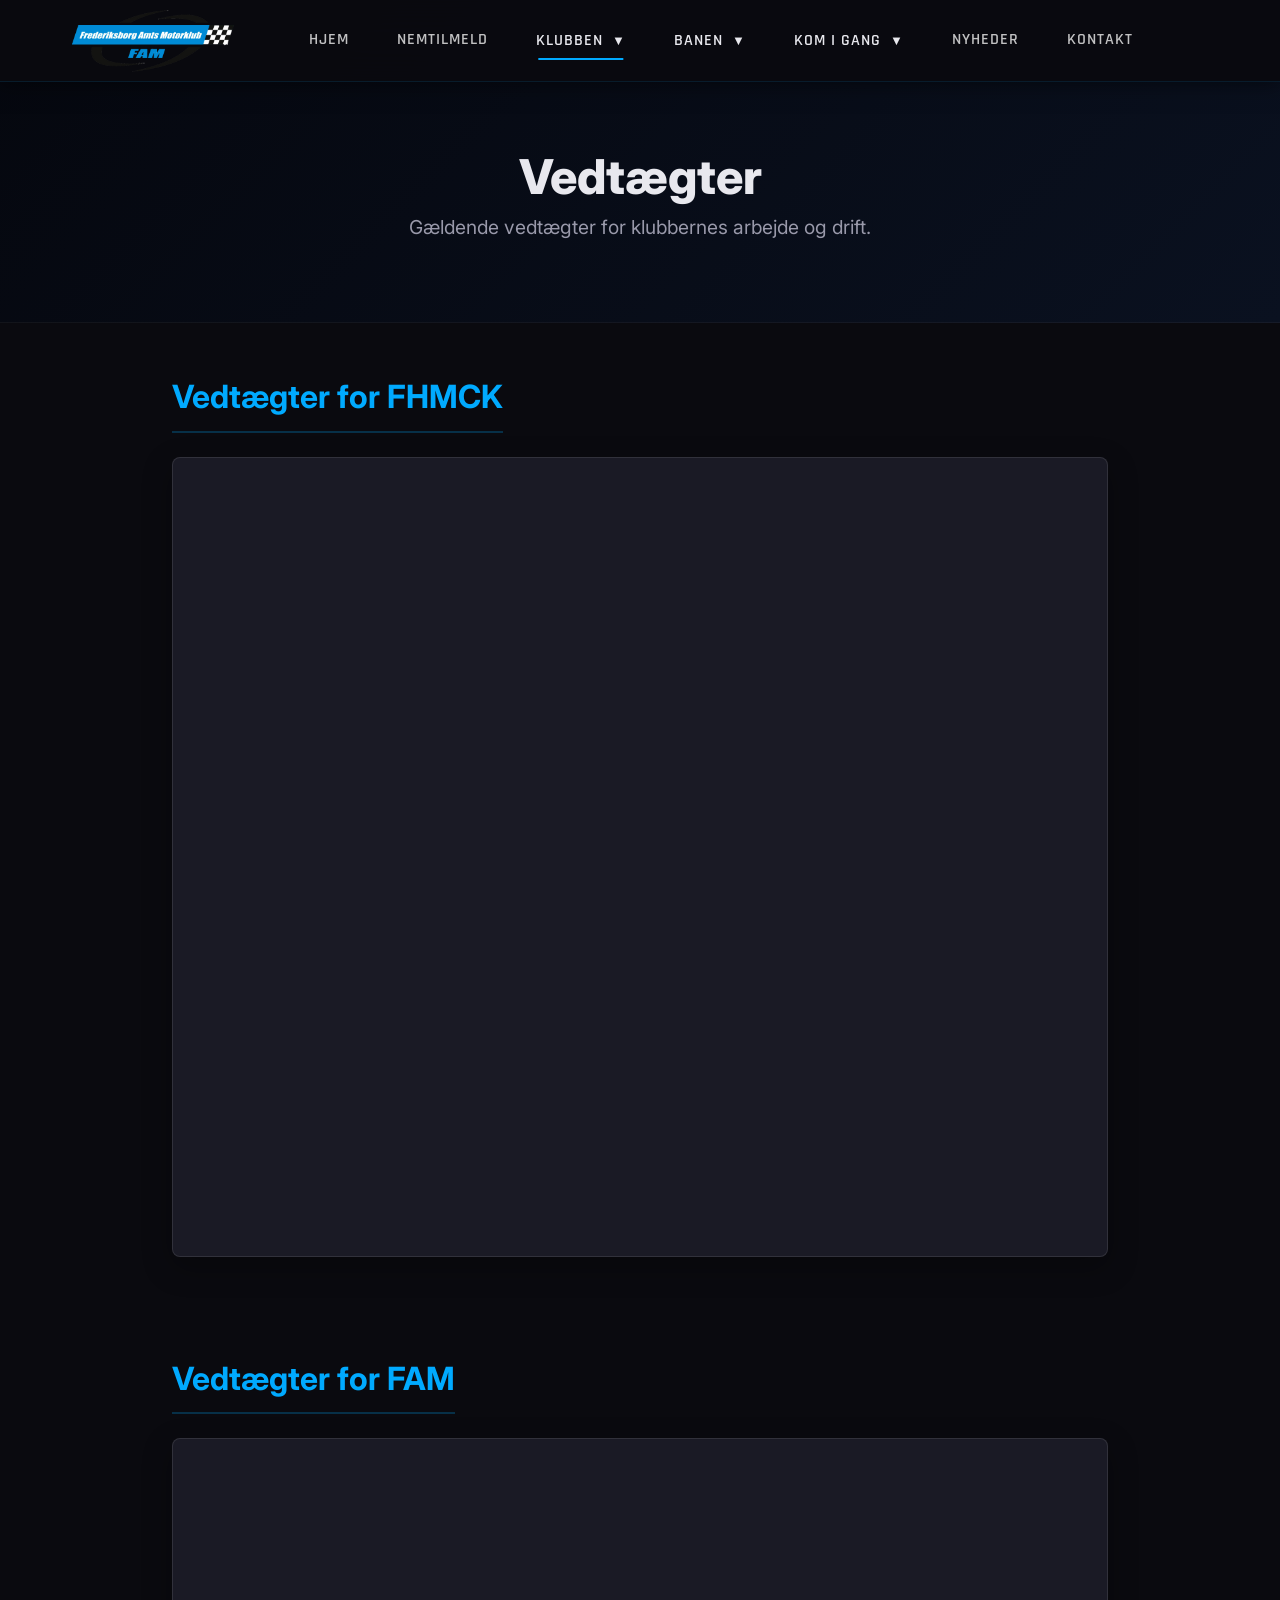
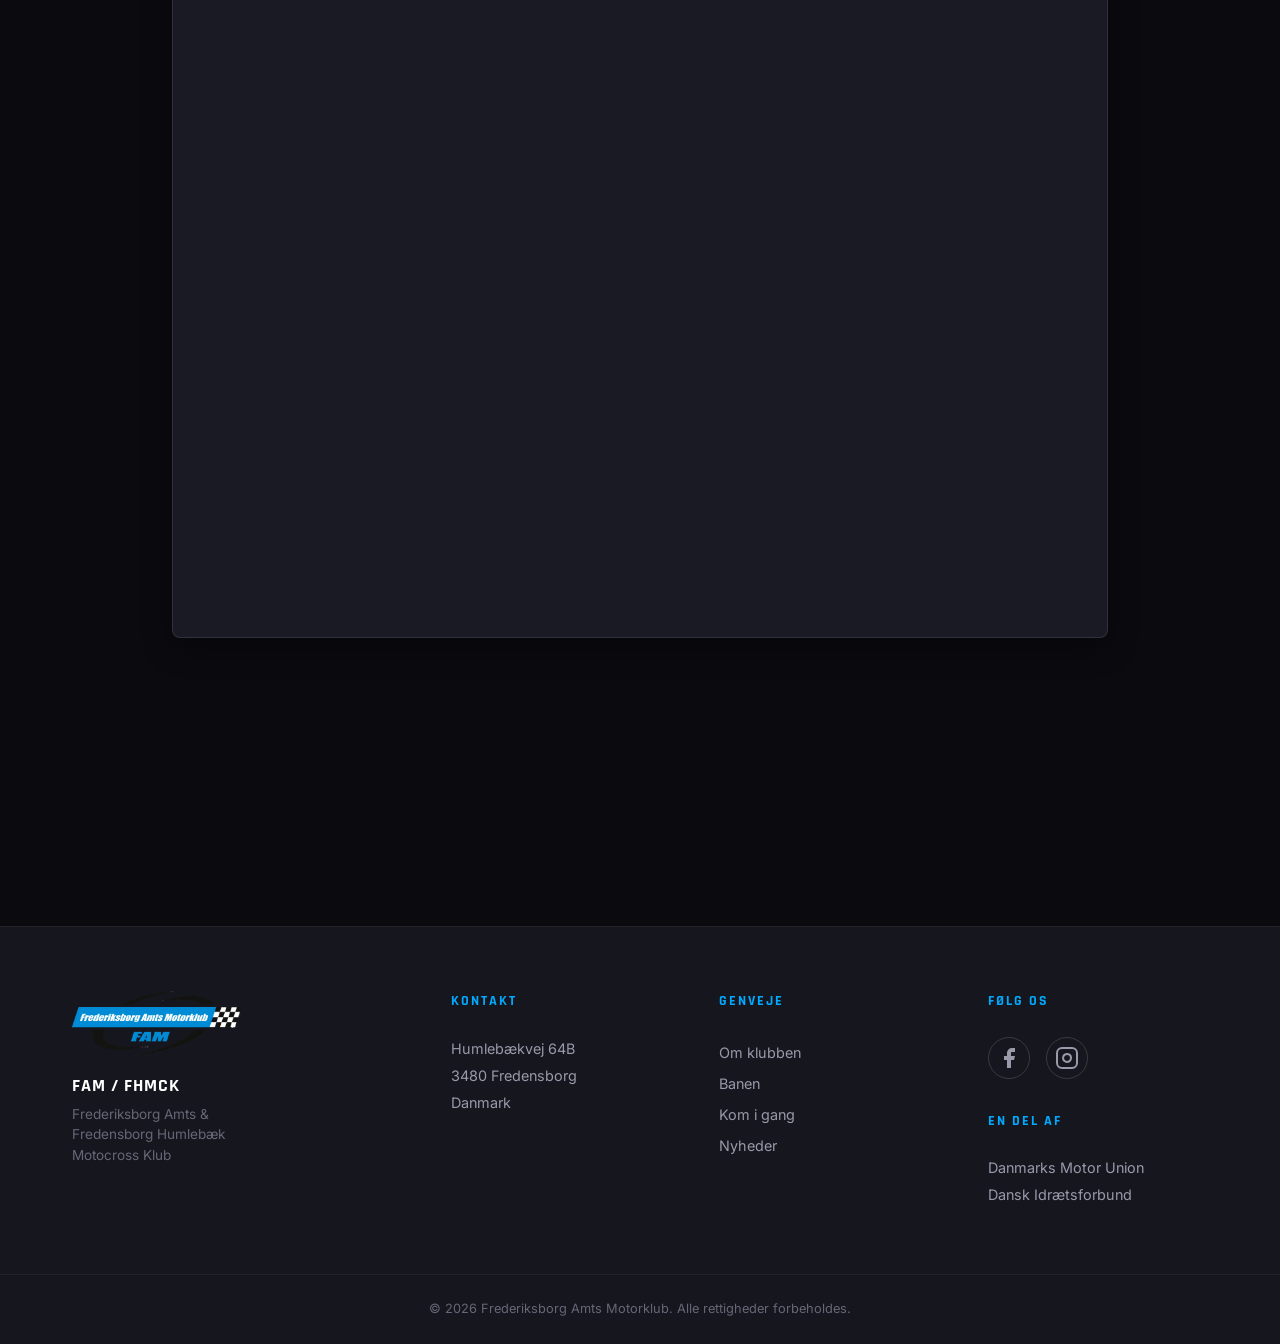
<file: klubben/vedtaegter.html>
<!DOCTYPE html>
<html lang="da">
<head>
    <meta charset="UTF-8">
    <meta name="viewport" content="width=device-width, initial-scale=1.0">
    <title>Vedtægter | FAM Kejserdalen</title>
    <meta name="description" content="Læs gældende vedtægter for Frederiksborg Amts Motorklub og Fredensborg Humlebæk Motocross Klub.">
    
    <!-- Google Fonts -->
    <link rel="preconnect" href="https://fonts.googleapis.com">
    <link rel="preconnect" href="https://fonts.gstatic.com" crossorigin>
    <link href="https://fonts.googleapis.com/css2?family=Inter:wght@400;500;700&family=Rajdhani:wght@500;600;700;800&display=swap" rel="stylesheet">
    
    <!-- CSS -->
    <link rel="stylesheet" href="../css/style.css">
    
    <!-- JS -->
    <script src="../js/subpage.js" defer></script>
</head>
<body>

    <!-- ======= NAVBAR ======= -->
    <header class="navbar navbar--solid" id="navbar">
        <div class="navbar__container">
            <a href="../index.html" class="navbar__logo">
                <img src="../assets/images/logo.png" alt="FAM Kejserdalen Logo" class="navbar__logo-img">
            </a>
            
            <nav class="navbar__nav" id="navMenu">
                <a href="../index.html" class="navbar__link">Hjem</a>
                <a href="https://kejserdalen.nemtilmeld.dk/?fbclid=IwY2xjawFP-apleHRuA2FlbQIxMAABHRqCk-J15rfGJ6o_tkZ6F2Ca1nFHQtTq5d6O7MbKapPP2cWGJdafz0RNQw_aem_7qx7fho8AO3H0dyfP2xFcg" class="navbar__link" target="_blank" rel="noopener">NemTilmeld</a>
                <div class="navbar__dropdown">
                    <button class="navbar__link dropdown__toggle active">Klubben <span class="dropdown__icon" style="font-size:0.8em; margin-left:4px;">▼</span></button>
                    <div class="dropdown__menu">
                        <a href="kalender.html" class="dropdown__link">Aktivitetskalender</a>
                        <a href="bestyrelse.html" class="dropdown__link">Bestyrelse</a>
                        <a href="referater.html" class="dropdown__link">Referater</a>
                        <a href="vedtaegter.html" class="dropdown__link active">Vedtægter</a>
                    </div>
                </div>
                <!-- Banen Dropdown -->
                <div class="navbar__dropdown">
                    <button class="navbar__link dropdown__toggle">Banen <span class="dropdown__icon" style="font-size:0.8em; margin-left:4px;">▼</span></button>
                    <div class="dropdown__menu">
                        <a href="../index.html#banen" class="dropdown__link">Om banen</a>
                        <a href="../banen/traeningstider.html" class="dropdown__link">Træningstider</a>
                        <a href="../banen/webcam.html" class="dropdown__link">Webcam</a>
                    </div>
                </div>
                <!-- Kom i gang Dropdown -->
                <div class="navbar__dropdown">
                    <button class="navbar__link dropdown__toggle">Kom i gang <span class="dropdown__icon" style="font-size:0.8em; margin-left:4px;">▼</span></button>
                    <div class="dropdown__menu">
                        <a href="../banen/kom-i-gang.html" class="dropdown__link">Motocross</a>
                        <a href="../banen/bliv-frivillig.html" class="dropdown__link">Bliv frivillig</a>
                    </div>
                </div>

                <a href="../index.html#nyheder" class="navbar__link">Nyheder</a>
                <a href="../banen/kontakt.html" class="navbar__link">Kontakt</a>
            </nav>

            <div class="navbar__actions">
                <button class="navbar__hamburger" id="hamburger" aria-label="Menu">
                    <span></span><span></span><span></span>
                </button>
            </div>
        </div>
    </header>

    <!-- ======= PAGE HERO ======= -->
    <section class="subpage-hero">
        <div class="container">
            <h1 class="subpage-hero__title">Vedtægter</h1>
            <p class="subpage-hero__subtitle">Gældende vedtægter for klubbernes arbejde og drift.</p>
        </div>
    </section>

    <!-- ======= CONTENT ======= -->
    <main class="subpage-content">

        <!-- Vedtægter FHMCK -->
        <section class="board-section">
            <h2 class="board-section__title">Vedtægter for FHMCK</h2>
            <div class="pdf-container">
                <iframe id="pdfVedtaegterFhmck" class="pdf-iframe" title="Vedtægter FHMCK"></iframe>
            </div>
        </section>

        <!-- Vedtægter FAM -->
        <section class="board-section">
            <h2 class="board-section__title">Vedtægter for FAM</h2>
            <div class="pdf-container">
                <iframe id="pdfVedtaegterFam" class="pdf-iframe" title="Vedtægter FAM"></iframe>
            </div>
        </section>

    </main>

    <!-- ======= FOOTER ======= -->
    <footer class="footer">
        <div class="footer__top">
            <div class="container">
                <div class="footer__grid">
                    <div class="footer__brand">
                        <img src="../assets/images/logo.png" alt="FAM Logo" class="footer__logo">
                        <p class="footer__brand-name">FAM / FHMCK</p>
                        <p class="footer__brand-sub">Frederiksborg Amts &<br>Fredensborg Humlebæk<br>Motocross Klub</p>
                    </div>
                    
                    <div class="footer__info">
                        <h3 class="footer__heading">Kontakt</h3>
                        <p>Humlebækvej 64B</p>
                        <p>3480 Fredensborg</p>
                        <p>Danmark</p>
                    </div>
                    
                    <div class="footer__links">
                        <h3 class="footer__heading">Genveje</h3>
                        <a href="../index.html#klubben">Om klubben</a>
                        <a href="../index.html#banen">Banen</a>
                        <a href="../banen/kom-i-gang.html">Kom i gang</a>
                        <a href="../index.html#nyheder">Nyheder</a>
                    </div>
                    
                    <div class="footer__social">
                        <h3 class="footer__heading">Følg os</h3>
                        <div class="footer__social-links">
                            <a href="https://www.facebook.com/groups/208129055985299" target="_blank" rel="noopener" class="footer__social-link" aria-label="Facebook">
                                <svg width="24" height="24" viewBox="0 0 24 24" fill="currentColor">
                                    <path d="M18 2h-3a5 5 0 0 0-5 5v3H7v4h3v8h4v-8h3l1-4h-4V7a1 1 0 0 1 1-1h3z"/>
                                </svg>
                            </a>
                            <a href="https://www.instagram.com/dmusport/" target="_blank" rel="noopener" class="footer__social-link" aria-label="Instagram">
                                <svg width="24" height="24" viewBox="0 0 24 24" fill="none" stroke="currentColor" stroke-width="2">
                                    <rect x="2" y="2" width="20" height="20" rx="5" ry="5"/>
                                    <path d="M16 11.37A4 4 0 1 1 12.63 8 4 4 0 0 1 16 11.37z"/>
                                    <line x1="17.5" y1="6.5" x2="17.51" y2="6.5"/>
                                </svg>
                            </a>
                        </div>
                        <div class="footer__partners">
                            <h3 class="footer__heading">En del af</h3>
                            <p>Danmarks Motor Union</p>
                            <p>Dansk Idrætsforbund</p>
                        </div>
                    </div>
                </div>
            </div>
        </div>
        <div class="footer__bottom">
            <div class="container">
                <p>&copy; 2026 Frederiksborg Amts Motorklub. Alle rettigheder forbeholdes.</p>
            </div>
        </div>
    </footer>

</body>
</html>
</file>
<file: css/style.css>
/* ============================================
   FAM Kejserdalen – Design System & Styles
   ============================================ */

/* ---------- CSS RESET & VARIABLES ---------- */
:root {
    /* Colors */
    --color-bg: #0A0A0F;
    --color-bg-dark: #05070E;
    --color-bg-elevated: #12121A;
    --color-bg-card: #1A1A25;
    --color-bg-card-hover: #22222F;
    --color-surface: #16161F;

    --color-primary: #0088CC;
    --color-primary-light: #00AAFF;
    --color-primary-dark: #006699;
    --color-primary-glow: rgba(0, 136, 204, 0.3);

    --color-accent: #00D4FF;
    --color-accent-glow: rgba(0, 212, 255, 0.15);

    --color-text: #E8E8EE;
    --color-text-secondary: #9999AA;
    --color-text-muted: #666677;

    --color-white: #FFFFFF;
    --color-black: #000000;

    --color-success: #22C55E;
    --color-error: #EF4444;
    --color-warning: #F59E0B;

    /* Typography */
    --font-heading: 'Rajdhani', sans-serif;
    --font-body: 'Inter', sans-serif;

    /* Spacing */
    --space-xs: 0.25rem;
    --space-sm: 0.5rem;
    --space-md: 1rem;
    --space-lg: 1.5rem;
    --space-xl: 2rem;
    --space-2xl: 3rem;
    --space-3xl: 4rem;
    --space-4xl: 6rem;

    /* Border Radius */
    --radius-sm: 4px;
    --radius-md: 8px;
    --radius-lg: 12px;
    --radius-xl: 16px;
    --radius-full: 9999px;

    /* Shadows */
    --shadow-sm: 0 2px 8px rgba(0, 0, 0, 0.3);
    --shadow-md: 0 4px 16px rgba(0, 0, 0, 0.4);
    --shadow-lg: 0 8px 32px rgba(0, 0, 0, 0.5);
    --shadow-glow: 0 0 20px var(--color-primary-glow);

    /* Transitions */
    --transition-fast: 150ms ease;
    --transition-base: 300ms ease;
    --transition-slow: 500ms ease;

    /* Layout */
    --container-max: 1200px;
    --navbar-height: 82px;
}

/* ---------- RESET ---------- */
*,
*::before,
*::after {
    margin: 0;
    padding: 0;
    box-sizing: border-box;
}

html {
    scroll-behavior: smooth;
    scroll-padding-top: var(--navbar-height);
}

body {
    font-family: var(--font-body);
    font-size: 16px;
    line-height: 1.6;
    color: var(--color-text);
    background-color: var(--color-bg);
    overflow-x: hidden;
    -webkit-font-smoothing: antialiased;
    transition: background-color var(--transition-base), color var(--transition-base);
}

body[data-theme="light"] {
    --color-bg: #F3F6FB;
    --color-bg-dark: #E8EEF8;
    --color-bg-elevated: #FFFFFF;
    --color-bg-card: #FFFFFF;
    --color-bg-card-hover: #EEF4FF;
    --color-surface: #ECF2FA;
    --color-primary-glow: rgba(0, 136, 204, 0.18);
    --color-accent-glow: rgba(0, 212, 255, 0.1);
    --color-text: #1A2533;
    --color-text-secondary: #4B5D73;
    --color-text-muted: #71839A;
    --color-white: #FFFFFF;
    --color-black: #0F1726;
    --shadow-sm: 0 2px 8px rgba(14, 24, 38, 0.08);
    --shadow-md: 0 4px 16px rgba(14, 24, 38, 0.12);
    --shadow-lg: 0 8px 32px rgba(14, 24, 38, 0.14);
}

body[data-theme="light"] .section-header__title,
body[data-theme="light"] .action-card__title,
body[data-theme="light"] .about__lead,
body[data-theme="light"] .step-card__title,
body[data-theme="light"] .news-card__title,
body[data-theme="light"] .footer__brand-name,
body[data-theme="light"] .modal__title {
    color: var(--color-text);
}

a {
    color: inherit;
    text-decoration: none;
}

img {
    max-width: 100%;
    height: auto;
    display: block;
}

button {
    cursor: pointer;
    border: none;
    background: none;
    font-family: inherit;
    color: inherit;
}

input, textarea {
    font-family: inherit;
    font-size: inherit;
}

/* ---------- UTILITY ---------- */
.container {
    max-width: var(--container-max);
    margin: 0 auto;
    padding: 0 var(--space-xl);
}

/* ---------- SECTION HEADER ---------- */
.section-header {
    text-align: center;
    margin-bottom: var(--space-3xl);
}

.section-header__tag {
    display: inline-block;
    font-family: var(--font-heading);
    font-size: 0.85rem;
    font-weight: 600;
    text-transform: uppercase;
    letter-spacing: 3px;
    color: var(--color-primary-light);
    margin-bottom: var(--space-sm);
}

.section-header__title {
    font-family: var(--font-heading);
    font-size: clamp(2rem, 5vw, 3.2rem);
    font-weight: 700;
    color: var(--color-white);
    text-transform: uppercase;
    letter-spacing: 2px;
}

.section-header__line {
    width: 60px;
    height: 3px;
    background: linear-gradient(90deg, var(--color-primary), var(--color-accent));
    margin: var(--space-md) auto 0;
    border-radius: var(--radius-full);
}

/* ---------- BUTTONS ---------- */
.btn {
    display: inline-flex;
    align-items: center;
    justify-content: center;
    gap: var(--space-sm);
    font-family: var(--font-heading);
    font-size: 1rem;
    font-weight: 600;
    text-transform: uppercase;
    letter-spacing: 1.5px;
    padding: 0.85rem 2rem;
    border-radius: var(--radius-sm);
    transition: all var(--transition-base);
    position: relative;
    overflow: hidden;
}

.btn--primary {
    background: linear-gradient(135deg, var(--color-primary), var(--color-primary-dark));
    color: var(--color-white);
    box-shadow: 0 4px 15px var(--color-primary-glow);
}

.btn--primary:hover {
    background: linear-gradient(135deg, var(--color-primary-light), var(--color-primary));
    box-shadow: 0 6px 25px var(--color-primary-glow);
    transform: translateY(-2px);
}

.btn--outline {
    border: 2px solid rgba(255, 255, 255, 0.3);
    color: var(--color-white);
    background: transparent;
}

.btn--outline:hover {
    border-color: var(--color-primary-light);
    color: var(--color-primary-light);
    background: rgba(0, 136, 204, 0.1);
}

.btn--full {
    width: 100%;
}

.btn--small {
    padding: 0.5rem 1rem;
    font-size: 0.85rem;
}

/* ==========================================
   NAVBAR
   ========================================== */
.navbar {
    position: fixed;
    top: 0;
    left: 0;
    right: 0;
    height: var(--navbar-height);
    z-index: 1000;
    transition: all var(--transition-base);
    background: transparent;
}

.navbar--scrolled,
.navbar--solid {
    background: rgba(10, 10, 15, 0.95);
    backdrop-filter: blur(20px);
    -webkit-backdrop-filter: blur(20px);
    box-shadow: 0 2px 20px rgba(0, 0, 0, 0.5);
    border-bottom: 1px solid rgba(0, 136, 204, 0.15);
}

.navbar__container {
    max-width: var(--container-max);
    margin: 0 auto;
    padding: 0 var(--space-xl);
    height: 100%;
    display: flex;
    align-items: center;
    justify-content: space-between;
}

.navbar__logo-img {
    height: 62px;
    width: auto;
    transition: filter var(--transition-base);
}

.navbar__nav {
    display: flex;
    align-items: center;
    gap: var(--space-md);
}

.navbar__link {
    font-family: var(--font-heading);
    font-size: 1.02rem;
    font-weight: 600;
    text-transform: uppercase;
    letter-spacing: 1px;
    padding: 0.55rem 1rem;
    border-radius: var(--radius-sm);
    transition: all var(--transition-fast);
    color: rgba(255, 255, 255, 0.75);
    position: relative;
}

.navbar__link::after {
    content: '';
    position: absolute;
    bottom: 0;
    left: 50%;
    width: 0;
    height: 2px;
    background: var(--color-primary-light);
    transition: all var(--transition-base);
    transform: translateX(-50%);
}

.navbar__link:hover,
.navbar__link.active {
    color: var(--color-white);
}

.navbar__link:hover::after,
.navbar__link.active::after {
    width: 70%;
}

/* Keep dropdown toggle underline active when hovering the entire dropdown area */
.navbar__dropdown:hover .dropdown__toggle::after,
.navbar__dropdown:focus-within .dropdown__toggle::after,
.dropdown__toggle:hover::after,
.dropdown__toggle.active::after {
    width: 70%;
}

/* Reset button styling for dropdown toggles so they behave like links */
button.navbar__link.dropdown__toggle {
    background: transparent;
    border: none;
    cursor: pointer;
    color: inherit;
    /* padding and font inherited from .navbar__link */
}

/* DROPDOWN MENU */
.navbar__dropdown {
    position: relative;
    display: inline-block;
}

.dropdown__menu {
    position: absolute;
    top: 100%;
    left: 0;
    min-width: 200px;
    background: rgba(10, 10, 15, 0.95);
    backdrop-filter: blur(20px);
    -webkit-backdrop-filter: blur(20px);
    border: 1px solid rgba(0, 136, 204, 0.15);
    border-radius: var(--radius-sm);
    padding: var(--space-sm) 0;
    margin-top: var(--space-xs);
    opacity: 0;
    visibility: hidden;
    transform: translateY(10px);
    transition: all var(--transition-base);
    box-shadow: 0 10px 30px rgba(0, 0, 0, 0.5);
    z-index: 1000;
}

.navbar__dropdown:hover .dropdown__menu,
.navbar__dropdown:focus-within .dropdown__menu {
    opacity: 1;
    visibility: visible;
    transform: translateY(0);
}

.dropdown__link {
    display: block;
    padding: var(--space-sm) var(--space-md);
    color: rgba(255, 255, 255, 0.8);
    font-family: var(--font-heading);
    font-size: 0.95rem;
    font-weight: 500;
    text-transform: uppercase;
    letter-spacing: 0.5px;
    transition: all var(--transition-fast);
}

.dropdown__link:hover,
.dropdown__link.active {
    color: var(--color-white);
    background: rgba(0, 136, 204, 0.15);
    padding-left: calc(var(--space-md) + 5px);
}

.navbar__actions {
    display: flex;
    align-items: center;
    gap: var(--space-md);
}

.navbar__theme-toggle {
    width: 36px;
    height: 36px;
    border-radius: var(--radius-full);
    border: 1px solid rgba(255, 255, 255, 0.15);
    color: rgba(255, 255, 255, 0.75);
    display: inline-flex;
    align-items: center;
    justify-content: center;
    transition: all var(--transition-fast);
}

.navbar__theme-toggle:hover {
    color: var(--color-primary-light);
    border-color: var(--color-primary-light);
    background: rgba(0, 136, 204, 0.15);
}

.theme-toggle__icon {
    line-height: 0;
}

.theme-toggle__icon--moon {
    display: none;
}

body[data-theme="light"] .theme-toggle__icon--sun {
    display: none;
}

body[data-theme="light"] .theme-toggle__icon--moon {
    display: inline-flex;
}

.navbar__admin-btn {
    padding: var(--space-sm);
    border-radius: var(--radius-full);
    color: rgba(255, 255, 255, 0.5);
    transition: all var(--transition-fast);
    text-decoration: none;
    display: flex;
    align-items: center;
}

.navbar__admin-btn:hover {
    color: var(--color-primary-light);
    background: rgba(0, 136, 204, 0.15);
}

.navbar__admin-btn.logged-in {
    color: var(--color-success);
    background: rgba(34, 197, 94, 0.15);
}

body[data-theme="light"] .navbar--scrolled,
body[data-theme="light"] .navbar--solid {
    background: rgba(255, 255, 255, 0.92);
    box-shadow: 0 2px 20px rgba(10, 22, 38, 0.12);
    border-bottom: 1px solid rgba(0, 136, 204, 0.2);
}

body[data-theme="light"] .navbar__link {
    color: rgba(255, 255, 255, 0.82);
}

body[data-theme="light"] .navbar__link:hover,
body[data-theme="light"] .navbar__link.active {
    color: #FFFFFF;
}

body[data-theme="light"] .dropdown__menu {
    background: rgba(255, 255, 255, 0.98);
    border-color: rgba(0, 136, 204, 0.2);
    box-shadow: 0 10px 30px rgba(10, 22, 38, 0.15);
}

body[data-theme="light"] .dropdown__link {
    color: rgba(20, 38, 61, 0.9);
}

body[data-theme="light"] .dropdown__link:hover,
body[data-theme="light"] .dropdown__link.active {
    background: rgba(0, 136, 204, 0.12);
}

body[data-theme="light"] .navbar__theme-toggle,
body[data-theme="light"] .navbar__admin-btn {
    border-color: rgba(255, 255, 255, 0.3);
    color: rgba(255, 255, 255, 0.85);
}

body[data-theme="light"] .navbar--scrolled .navbar__link,
body[data-theme="light"] .navbar--solid .navbar__link {
    color: rgba(28, 43, 63, 0.86);
}

body[data-theme="light"] .navbar--scrolled .navbar__link:hover,
body[data-theme="light"] .navbar--scrolled .navbar__link.active,
body[data-theme="light"] .navbar--solid .navbar__link:hover,
body[data-theme="light"] .navbar--solid .navbar__link.active {
    color: #1A2533;
}

body[data-theme="light"] .navbar--scrolled .navbar__theme-toggle,
body[data-theme="light"] .navbar--scrolled .navbar__admin-btn,
body[data-theme="light"] .navbar--solid .navbar__theme-toggle,
body[data-theme="light"] .navbar--solid .navbar__admin-btn {
    border-color: rgba(26, 37, 51, 0.2);
    color: rgba(26, 37, 51, 0.8);
}

body[data-theme="light"] .navbar__hamburger span {
    background: #FFFFFF;
}

body[data-theme="light"] .navbar--scrolled .navbar__hamburger span,
body[data-theme="light"] .navbar--solid .navbar__hamburger span {
    background: #1A2533;
}

body[data-theme="light"] .btn--outline {
    border-color: rgba(26, 37, 51, 0.28);
    color: var(--color-text);
    background: rgba(255, 255, 255, 0.55);
}

body[data-theme="light"] .hero .btn--outline {
    color: #FFFFFF;
    border-color: rgba(255, 255, 255, 0.42);
    background: rgba(0, 0, 0, 0.14);
}

body[data-theme="light"] .subpage-hero {
    background: linear-gradient(135deg, #EAF0F9 0%, #F8FAFF 100%);
    border-bottom: 1px solid rgba(26, 37, 51, 0.08);
}

body[data-theme="light"] .track__text {
    color: rgba(255, 255, 255, 0.88);
    text-shadow: 0 2px 12px rgba(0, 0, 0, 0.45);
}

body[data-theme="light"] .track__detail {
    color: rgba(255, 255, 255, 0.94);
    text-shadow: 0 2px 12px rgba(0, 0, 0, 0.45);
}

body[data-theme="light"] .track .btn--outline {
    border-color: rgba(255, 255, 255, 0.5);
    color: #FFFFFF;
    background: rgba(0, 0, 0, 0.15);
}

body[data-theme="light"] .track .btn--outline:hover {
    border-color: var(--color-primary-light);
    color: #FFFFFF;
    background: rgba(0, 136, 204, 0.25);
}

body[data-theme="light"] .footer {
    border-top: 1px solid rgba(26, 37, 51, 0.08);
}

body[data-theme="light"] .footer__bottom {
    border-top: 1px solid rgba(26, 37, 51, 0.08);
}

.navbar__hamburger {
    display: none;
    flex-direction: column;
    justify-content: center;
    gap: 5px;
    width: 32px;
    height: 32px;
    padding: 4px;
}

.navbar__hamburger span {
    display: block;
    width: 100%;
    height: 2px;
    background: var(--color-white);
    border-radius: 2px;
    transition: all var(--transition-base);
    transform-origin: center;
}

.navbar__hamburger.active span:nth-child(1) {
    transform: rotate(45deg) translate(5px, 5px);
}

.navbar__hamburger.active span:nth-child(2) {
    opacity: 0;
}

.navbar__hamburger.active span:nth-child(3) {
    transform: rotate(-45deg) translate(5px, -5px);
}

/* ==========================================
   HERO
   ========================================== */
.hero {
    position: relative;
    height: 100vh;
    min-height: 600px;
    display: flex;
    align-items: center;
    justify-content: center;
    overflow: hidden;
}

.hero__bg {
    position: absolute;
    inset: 0;
    z-index: 0;
}

.hero__bg-img {
    width: 100%;
    height: 100%;
    object-fit: cover;
    object-position: center 30%;
    transform: scale(1.05);
    animation: heroZoom 20s ease-in-out infinite alternate;
}

@keyframes heroZoom {
    0% { transform: scale(1.05); }
    100% { transform: scale(1.15); }
}

.hero__overlay {
    position: absolute;
    inset: 0;
    background: linear-gradient(
        135deg,
        rgba(10, 10, 15, 0.85) 0%,
        rgba(0, 50, 80, 0.6) 50%,
        rgba(10, 10, 15, 0.8) 100%
    );
}

.hero__checkered {
    position: absolute;
    top: 0;
    right: 0;
    width: 200px;
    height: 100%;
    background: repeating-conic-gradient(
        rgba(255, 255, 255, 0.03) 0% 25%,
        transparent 0% 50%
    ) 0 0 / 40px 40px;
    mask-image: linear-gradient(to left, rgba(0,0,0,0.5) 0%, transparent 100%);
    -webkit-mask-image: linear-gradient(to left, rgba(0,0,0,0.5) 0%, transparent 100%);
    z-index: 1;
}

.hero__content {
    position: relative;
    z-index: 2;
    text-align: center;
    width: min(92vw, 900px);
    margin: 0 auto;
    display: flex;
    flex-direction: column;
    align-items: center;
    padding: 0 var(--space-xl);
}

.hero__badge {
    display: inline-block;
    font-family: var(--font-heading);
    font-size: 0.8rem;
    font-weight: 600;
    letter-spacing: 4px;
    text-transform: uppercase;
    color: var(--color-primary-light);
    border: 1px solid rgba(0, 136, 204, 0.4);
    padding: 0.4rem 1.5rem;
    border-radius: var(--radius-full);
    margin-bottom: var(--space-lg);
    background: rgba(0, 136, 204, 0.1);
    animation: fadeInDown 0.8s ease 0.2s both;
}

.hero__title {
    margin-bottom: var(--space-lg);
    animation: fadeInUp 0.8s ease 0.4s both;
}

.hero__title-line {
    display: block;
    font-family: var(--font-heading);
    font-weight: 700;
    text-transform: uppercase;
    line-height: 1.1;
    letter-spacing: 3px;
    color: var(--color-white);
}

.hero__title-line--accent {
    font-size: clamp(4rem, 12vw, 8rem);
    background: linear-gradient(135deg, var(--color-primary-light), var(--color-accent));
    -webkit-background-clip: text;
    -webkit-text-fill-color: transparent;
    background-clip: text;
    filter: drop-shadow(0 0 30px var(--color-primary-glow));
}

.hero__title-line:not(.hero__title-line--accent) {
    font-size: clamp(1.2rem, 3.5vw, 2.2rem);
    color: rgba(255, 255, 255, 0.9);
}

.hero__subtitle {
    font-family: var(--font-heading);
    font-size: clamp(1rem, 2vw, 1.3rem);
    font-weight: 500;
    letter-spacing: 4px;
    text-transform: uppercase;
    color: rgba(255, 255, 255, 0.96);
    text-shadow: 0 2px 12px rgba(0, 0, 0, 0.5);
    margin-bottom: var(--space-2xl);
    animation: fadeInUp 0.8s ease 0.6s both;
}

.hero__cta {
    display: flex;
    gap: var(--space-md);
    justify-content: center;
    flex-wrap: wrap;
    animation: fadeInUp 0.8s ease 0.8s both;
}

.hero__scroll-indicator {
    position: absolute;
    bottom: 2rem;
    left: 0;
    right: 0;
    display: flex;
    flex-direction: column;
    align-items: center;
    width: 100%;
    text-align: center;
    gap: var(--space-sm);
    color: var(--color-text-muted);
    font-size: 0.75rem;
    letter-spacing: 2px;
    text-transform: uppercase;
    z-index: 2;
    animation: fadeInUp 0.8s ease 1s both;
}

.hero__scroll-arrow {
    width: 2px;
    height: 30px;
    background: var(--color-primary-light);
    position: relative;
    margin: 0 auto;
    animation: bounceDown 2s ease-in-out infinite;
}

.hero__scroll-arrow::after {
    content: '';
    position: absolute;
    bottom: 0;
    left: 50%;
    transform: translateX(-50%);
    width: 10px;
    height: 10px;
    border-right: 2px solid var(--color-primary-light);
    border-bottom: 2px solid var(--color-primary-light);
    transform: translateX(-50%) rotate(45deg);
}

@keyframes bounceDown {
    0%, 100% { transform: translateY(0); opacity: 1; }
    50% { transform: translateY(10px); opacity: 0.5; }
}

@keyframes fadeInUp {
    from { opacity: 0; transform: translateY(30px); }
    to { opacity: 1; transform: translateY(0); }
}

@keyframes fadeInDown {
    from { opacity: 0; transform: translateY(-20px); }
    to { opacity: 1; transform: translateY(0); }
}

/* ==========================================
   QUICK ACTIONS
   ========================================== */
.quick-actions {
    padding: var(--space-4xl) 0;
    background: var(--color-bg);
    position: relative;
}

.quick-actions::before {
    content: '';
    position: absolute;
    top: 0;
    left: 0;
    right: 0;
    height: 1px;
    background: linear-gradient(90deg, transparent, var(--color-primary-glow), transparent);
}

.quick-actions__grid {
    display: grid;
    grid-template-columns: repeat(2, 1fr);
    gap: var(--space-xl);
}

.action-card {
    display: flex;
    flex-direction: column;
    padding: var(--space-2xl);
    border-radius: var(--radius-lg);
    transition: all var(--transition-base);
    position: relative;
    overflow: hidden;
    text-decoration: none;
}

.action-card::before {
    content: '';
    position: absolute;
    inset: 0;
    border-radius: var(--radius-lg);
    padding: 1px;
    background: linear-gradient(135deg, rgba(0, 136, 204, 0.3), transparent, rgba(0, 212, 255, 0.1));
    -webkit-mask: linear-gradient(#fff 0 0) content-box, linear-gradient(#fff 0 0);
    mask: linear-gradient(#fff 0 0) content-box, linear-gradient(#fff 0 0);
    -webkit-mask-composite: xor;
    mask-composite: exclude;
}

.action-card--primary {
    background: linear-gradient(135deg, rgba(0, 136, 204, 0.12), rgba(0, 136, 204, 0.04));
}

.action-card--secondary {
    background: linear-gradient(135deg, rgba(0, 212, 255, 0.08), rgba(0, 136, 204, 0.04));
}

.action-card:hover {
    transform: translateY(-5px);
    box-shadow: var(--shadow-glow);
}

.action-card__icon {
    margin-bottom: var(--space-lg);
    color: var(--color-primary-light);
}

.action-card__title {
    font-family: var(--font-heading);
    font-size: 1.6rem;
    font-weight: 700;
    text-transform: uppercase;
    letter-spacing: 1px;
    color: var(--color-white);
    margin-bottom: var(--space-sm);
}

.action-card__text {
    color: var(--color-text-secondary);
    margin-bottom: var(--space-lg);
    line-height: 1.7;
}

.action-card__cta {
    font-family: var(--font-heading);
    font-weight: 600;
    text-transform: uppercase;
    letter-spacing: 1.5px;
    color: var(--color-primary-light);
    font-size: 0.9rem;
    margin-top: auto;
}

.action-card__cta .arrow {
    display: inline-block;
    transition: transform var(--transition-base);
}

.action-card:hover .action-card__cta .arrow {
    transform: translateX(6px);
}

/* ==========================================
   ABOUT / KLUBBEN
   ========================================== */
.about {
    padding: var(--space-4xl) 0;
    background: var(--color-bg-elevated);
    position: relative;
}

/* Skewed top border */
.about::before {
    content: '';
    position: absolute;
    top: -40px;
    left: 0;
    right: 0;
    height: 80px;
    background: var(--color-bg-elevated);
    clip-path: polygon(0 50%, 100% 0, 100% 100%, 0 100%);
}

.about__grid {
    display: grid;
    grid-template-columns: 1fr 1fr;
    gap: var(--space-3xl);
    align-items: center;
}

.about__lead {
    font-size: 1.3rem;
    font-weight: 500;
    color: var(--color-white);
    margin-bottom: var(--space-lg);
    line-height: 1.6;
}

.about__content p:not(.about__lead) {
    color: var(--color-text-secondary);
    margin-bottom: var(--space-md);
    line-height: 1.8;
}

.about__stats {
    display: flex;
    gap: var(--space-2xl);
    margin-top: var(--space-2xl);
    padding-top: var(--space-xl);
    border-top: 1px solid rgba(255, 255, 255, 0.08);
}

.about__stat {
    display: flex;
    flex-direction: column;
}

.about__stat-number {
    font-family: var(--font-heading);
    font-size: 2.5rem;
    font-weight: 700;
    color: var(--color-primary-light);
    line-height: 1;
}

.about__stat-label {
    font-size: 0.85rem;
    color: var(--color-text-muted);
    margin-top: var(--space-xs);
    text-transform: uppercase;
    letter-spacing: 1px;
}

.about__gallery-grid {
    display: grid;
    grid-template-columns: 1fr 1fr;
    grid-template-rows: auto auto;
    gap: var(--space-md);
}

.about__gallery-img {
    width: 100%;
    height: 200px;
    object-fit: cover;
    border-radius: var(--radius-md);
    transition: transform var(--transition-base);
}

.about__gallery-img:hover {
    transform: scale(1.03);
}

.about__gallery-img--large {
    grid-column: span 2;
    height: 260px;
}

/* ==========================================
   TRACK / BANEN
   ========================================== */
.track {
    position: relative;
    padding: var(--space-4xl) 0;
    min-height: 500px;
    display: flex;
    align-items: center;
    overflow: hidden;
}

.track__bg {
    position: absolute;
    inset: 0;
}

.track__bg-img {
    width: 100%;
    height: 100%;
    object-fit: cover;
}

.track__overlay {
    position: absolute;
    inset: 0;
    background: linear-gradient(
        90deg,
        rgba(10, 10, 15, 0.95) 0%,
        rgba(10, 10, 15, 0.7) 50%,
        rgba(10, 10, 15, 0.4) 100%
    );
}

.track__content {
    position: relative;
    z-index: 2;
    max-width: 550px;
}

.track__title {
    font-family: var(--font-heading);
    font-size: clamp(2.5rem, 6vw, 4rem);
    font-weight: 700;
    text-transform: uppercase;
    letter-spacing: 3px;
    color: var(--color-white);
    margin-bottom: var(--space-lg);
}

.track__text {
    color: var(--color-text-secondary);
    font-size: 1.05rem;
    line-height: 1.8;
    margin-bottom: var(--space-xl);
}

.track__details {
    display: flex;
    flex-direction: column;
    gap: var(--space-md);
    margin-bottom: var(--space-2xl);
}

.track__detail {
    display: flex;
    align-items: center;
    gap: var(--space-md);
    color: var(--color-text);
    font-size: 0.95rem;
}

.track__detail-icon {
    font-size: 1.3rem;
}

/* ==========================================
   GET STARTED / KOM I GANG
   ========================================== */
.get-started {
    padding: var(--space-4xl) 0;
    background: var(--color-bg);
}

.get-started__grid {
    display: grid;
    grid-template-columns: repeat(3, 1fr);
    gap: var(--space-xl);
}

.step-card {
    padding: var(--space-2xl);
    background: var(--color-bg-card);
    border-radius: var(--radius-lg);
    border: 1px solid rgba(255, 255, 255, 0.05);
    transition: all var(--transition-base);
    position: relative;
}

.step-card:hover {
    border-color: rgba(0, 136, 204, 0.3);
    transform: translateY(-5px);
    box-shadow: 0 10px 30px rgba(0, 0, 0, 0.3);
}

.step-card__number {
    font-family: var(--font-heading);
    font-size: 3.5rem;
    font-weight: 700;
    color: rgba(0, 136, 204, 0.15);
    line-height: 1;
    margin-bottom: var(--space-md);
}

.step-card:hover .step-card__number {
    color: rgba(0, 136, 204, 0.3);
}

.step-card__title {
    font-family: var(--font-heading);
    font-size: 1.3rem;
    font-weight: 700;
    text-transform: uppercase;
    letter-spacing: 1px;
    color: var(--color-white);
    margin-bottom: var(--space-md);
}

.step-card__text {
    color: var(--color-text-secondary);
    line-height: 1.7;
    font-size: 0.95rem;
}

/* ==========================================
   NEWS / NYHEDER
   ========================================== */
.news {
    padding: var(--space-4xl) 0;
    background: var(--color-bg-elevated);
    position: relative;
}

.news::before {
    content: '';
    position: absolute;
    top: -40px;
    left: 0;
    right: 0;
    height: 80px;
    background: var(--color-bg-elevated);
    clip-path: polygon(0 0, 100% 50%, 100% 100%, 0 100%);
}

.news__grid {
    display: grid;
    grid-template-columns: repeat(3, 1fr);
    gap: var(--space-xl);
}

.news-card {
    background: var(--color-bg-card);
    border-radius: var(--radius-lg);
    overflow: hidden;
    border: 1px solid rgba(255, 255, 255, 0.05);
    transition: all var(--transition-base);
}

.news-card:hover {
    border-color: rgba(0, 136, 204, 0.3);
    transform: translateY(-3px);
    box-shadow: var(--shadow-glow);
}

.news-card__image {
    width: 100%;
    height: 180px;
    object-fit: cover;
}

.news-card__body {
    padding: var(--space-lg);
}

.news-card__date {
    font-family: var(--font-heading);
    font-size: 0.8rem;
    font-weight: 600;
    color: var(--color-primary-light);
    text-transform: uppercase;
    letter-spacing: 2px;
    margin-bottom: var(--space-sm);
}

.news-card__title {
    font-family: var(--font-heading);
    font-size: 1.2rem;
    font-weight: 700;
    color: var(--color-white);
    margin-bottom: var(--space-sm);
    text-transform: uppercase;
    letter-spacing: 0.5px;
}

.news-card__excerpt {
    color: var(--color-text-secondary);
    font-size: 0.9rem;
    line-height: 1.6;
    display: -webkit-box;
    -webkit-line-clamp: 3;
    line-clamp: 3;
    -webkit-box-orient: vertical;
    overflow: hidden;
}

.news__empty {
    text-align: center;
    padding: var(--space-3xl);
    color: var(--color-text-muted);
}

/* ==========================================
   FOOTER
   ========================================== */
.footer {
    background: var(--color-surface);
    border-top: 1px solid rgba(255, 255, 255, 0.05);
    margin-top: var(--space-4xl);
}

.footer__top {
    padding: var(--space-3xl) 0;
}

.footer__grid {
    display: grid;
    grid-template-columns: 1.5fr 1fr 1fr 1fr;
    gap: var(--space-2xl);
}

.footer__logo {
    height: 65px;
    width: auto;
    margin-bottom: var(--space-md);
}

.footer__brand-name {
    font-family: var(--font-heading);
    font-size: 1.1rem;
    font-weight: 700;
    color: var(--color-white);
    text-transform: uppercase;
    letter-spacing: 1px;
}

.footer__brand-sub {
    color: var(--color-text-muted);
    font-size: 0.85rem;
    margin-top: var(--space-xs);
    line-height: 1.5;
}

.footer__heading {
    font-family: var(--font-heading);
    font-size: 0.85rem;
    font-weight: 700;
    text-transform: uppercase;
    letter-spacing: 2px;
    color: var(--color-primary-light);
    margin-bottom: var(--space-lg);
}

.footer__info p,
.footer__partners p {
    color: var(--color-text-secondary);
    font-size: 0.9rem;
    margin-bottom: var(--space-xs);
}

.footer__links {
    display: flex;
    flex-direction: column;
}

.footer__links a {
    color: var(--color-text-secondary);
    font-size: 0.9rem;
    padding: var(--space-xs) 0;
    transition: color var(--transition-fast);
}

.footer__links a:hover {
    color: var(--color-primary-light);
}

.footer__social-links {
    display: flex;
    gap: var(--space-md);
    margin-bottom: var(--space-xl);
}

.footer__social-link {
    display: flex;
    align-items: center;
    justify-content: center;
    width: 42px;
    height: 42px;
    border-radius: var(--radius-full);
    border: 1px solid rgba(255, 255, 255, 0.15);
    color: var(--color-text-secondary);
    transition: all var(--transition-base);
}

.footer__social-link:hover {
    border-color: var(--color-primary-light);
    color: var(--color-primary-light);
    background: rgba(0, 136, 204, 0.1);
    transform: translateY(-3px);
}

.footer__bottom {
    padding: var(--space-lg) 0;
    border-top: 1px solid rgba(255, 255, 255, 0.05);
    text-align: center;
    color: var(--color-text-muted);
    font-size: 0.8rem;
}

/* ==========================================
   MODAL
   ========================================== */
.modal {
    display: none;
    position: fixed;
    inset: 0;
    z-index: 2000;
    align-items: center;
    justify-content: center;
}

.modal.active {
    display: flex;
}

.modal__backdrop {
    position: absolute;
    inset: 0;
    background: rgba(0, 0, 0, 0.7);
    backdrop-filter: blur(5px);
}

.modal__content {
    position: relative;
    background: var(--color-bg-card);
    border: 1px solid rgba(255, 255, 255, 0.08);
    border-radius: var(--radius-xl);
    padding: var(--space-2xl);
    max-width: 420px;
    width: 90%;
    box-shadow: var(--shadow-lg);
}

.modal__close {
    position: absolute;
    top: var(--space-md);
    right: var(--space-md);
    font-size: 1.5rem;
    color: var(--color-text-muted);
    transition: color var(--transition-fast);
}

.modal__close:hover {
    color: var(--color-white);
}

.modal__title {
    font-family: var(--font-heading);
    font-size: 1.5rem;
    font-weight: 700;
    text-transform: uppercase;
    letter-spacing: 1px;
    color: var(--color-white);
    margin-bottom: var(--space-xl);
}

.modal__error {
    color: var(--color-error);
    font-size: 0.85rem;
    margin-bottom: var(--space-md);
    min-height: 1.2em;
}

/* ---------- FORM GROUPS ---------- */
.form-group {
    margin-bottom: var(--space-lg);
}

.form-group label {
    display: block;
    font-family: var(--font-heading);
    font-size: 0.85rem;
    font-weight: 600;
    text-transform: uppercase;
    letter-spacing: 1px;
    color: var(--color-text-secondary);
    margin-bottom: var(--space-sm);
}

.form-group input,
.form-group textarea {
    width: 100%;
    padding: 0.75rem 1rem;
    background: var(--color-bg);
    border: 1px solid rgba(255, 255, 255, 0.1);
    border-radius: var(--radius-md);
    color: var(--color-text);
    transition: border-color var(--transition-fast);
}

.form-group input:focus,
.form-group textarea:focus {
    outline: none;
    border-color: var(--color-primary);
    box-shadow: 0 0 0 3px var(--color-primary-glow);
}

/* ---------- NEWS DETAIL MODAL ---------- */
.modal__content--wide {
    max-width: 640px;
}

.news-modal__image {
    width: 100%;
    max-height: 300px;
    object-fit: cover;
    border-radius: var(--radius-md);
    margin-bottom: var(--space-lg);
}

.news-modal__text {
    color: var(--color-text-secondary);
    line-height: 1.8;
    font-size: 1rem;
    white-space: pre-wrap;
}

/* ==========================================
   ADMIN PANEL
   ========================================== */
.admin-panel {
    position: fixed;
    bottom: 0;
    left: 0;
    right: 0;
    max-height: 50vh;
    background: var(--color-bg-card);
    border-top: 2px solid var(--color-primary);
    z-index: 1500;
    overflow: hidden;
    display: flex;
    flex-direction: column;
    box-shadow: 0 -10px 40px rgba(0, 0, 0, 0.5);
}

.admin-panel__header {
    display: flex;
    align-items: center;
    justify-content: space-between;
    padding: var(--space-md) var(--space-xl);
    background: rgba(0, 136, 204, 0.1);
    border-bottom: 1px solid rgba(0, 136, 204, 0.2);
    flex-shrink: 0;
    z-index: 1;
}

.admin-panel__header h2 {
    font-family: var(--font-heading);
    font-size: 1.1rem;
    font-weight: 600;
    color: var(--color-white);
}

.admin-panel__body {
    padding: var(--space-xl);
    display: grid;
    grid-template-columns: 1fr 1fr;
    gap: var(--space-xl);
    overflow-y: auto;
    flex: 1;
}

.admin-panel__form {
    padding-right: var(--space-xl);
    border-right: 1px solid rgba(255, 255, 255, 0.05);
}

.admin-panel__form-actions {
    display: flex;
    gap: var(--space-md);
}

.admin-panel__list {
    max-height: 300px;
    overflow-y: auto;
}

.admin-news-item {
    display: flex;
    align-items: center;
    justify-content: space-between;
    padding: var(--space-md);
    background: var(--color-bg);
    border-radius: var(--radius-md);
    margin-bottom: var(--space-sm);
    border: 1px solid rgba(255, 255, 255, 0.05);
}

.admin-news-item__title {
    font-weight: 600;
    color: var(--color-white);
    font-size: 0.9rem;
}

.admin-news-item__date {
    font-size: 0.75rem;
    color: var(--color-text-muted);
}

.admin-news-item__actions {
    display: flex;
    gap: var(--space-sm);
}

.admin-news-item__actions button {
    padding: var(--space-xs) var(--space-sm);
    font-size: 0.75rem;
    border-radius: var(--radius-sm);
    font-weight: 600;
    text-transform: uppercase;
    letter-spacing: 0.5px;
}

.admin-news-item__edit {
    color: var(--color-primary-light);
    border: 1px solid var(--color-primary);
}

.admin-news-item__edit:hover {
    background: rgba(0, 136, 204, 0.15);
}

.admin-news-item__delete {
    color: var(--color-error);
    border: 1px solid var(--color-error);
}

.admin-news-item__delete:hover {
    background: rgba(239, 68, 68, 0.15);
}

/* ==========================================
   SCROLL REVEAL ANIMATION
   ========================================== */
.reveal {
    opacity: 0;
    transform: translateY(30px);
    transition: opacity 0.6s ease, transform 0.6s ease;
}

.reveal.visible {
    opacity: 1;
    transform: translateY(0);
}

/* ==========================================
   RESPONSIVE
   ========================================== */
@media (max-width: 1024px) {
    .about__grid {
        grid-template-columns: 1fr;
    }

    .footer__grid {
        grid-template-columns: 1fr 1fr;
        gap: var(--space-2xl);
    }
}

@media (max-width: 768px) {
    .navbar__nav {
        display: none;
        position: fixed;
        top: var(--navbar-height);
        left: 0;
        right: 0;
        bottom: 0;
        height: calc(100dvh - var(--navbar-height));
        flex-direction: column;
        align-items: center;
        background: #060813;
        backdrop-filter: blur(8px);
        padding: var(--space-2xl);
        gap: var(--space-sm);
        animation: slideDown 0.3s ease;
        z-index: 3500;
        overflow-y: auto;
        -webkit-overflow-scrolling: touch;
    }

    body[data-theme="light"] .navbar__nav {
        background: #F4F8FF;
    }

    .navbar__nav.active {
        display: flex;
    }

    @keyframes slideDown {
        from { opacity: 0; transform: translateY(-20px); }
        to { opacity: 1; transform: translateY(0); }
    }

    .navbar__hamburger {
        display: flex;
    }

    .navbar__link {
        font-size: 1.2rem;
        padding: var(--space-md);
    }

    .navbar__dropdown {
        width: auto;
        text-align: center;
    }

    button.navbar__link.dropdown__toggle {
        display: inline-flex;
        align-items: center;
        justify-content: center;
        gap: 0.35rem;
    }

    .dropdown__menu {
        position: static;
        min-width: 0;
        width: min(520px, calc(100vw - 3rem));
        margin: 0.35rem auto 0;
        opacity: 1;
        visibility: visible;
        transform: none;
        box-shadow: 0 8px 24px rgba(0, 0, 0, 0.25);
        border: 1px solid rgba(255, 255, 255, 0.04);
        border-radius: var(--radius-sm);
        background: rgba(8, 10, 20, 0.45);
        display: none;
        padding: var(--space-xs) 0;
    }

    .dropdown__link {
        display: block;
        width: 100%;
        padding: 0.65rem var(--space-xl);
        font-size: 1rem;
        color: rgba(255, 255, 255, 0.9);
        text-align: center;
    }

    .dropdown__link:hover,
    .dropdown__link.active {
        padding-left: var(--space-xl);
        background: rgba(0, 136, 204, 0.18);
    }

    .quick-actions__grid {
        grid-template-columns: 1fr;
    }

    .get-started__grid {
        grid-template-columns: 1fr;
    }

    .news__grid {
        grid-template-columns: 1fr;
    }

    .about__stats {
        flex-wrap: wrap;
    }

    .footer__grid {
        grid-template-columns: 1fr;
    }

    .admin-panel__body {
        grid-template-columns: 1fr;
    }

    .admin-panel__form {
        padding-right: 0;
        border-right: none;
        padding-bottom: var(--space-xl);
        border-bottom: 1px solid rgba(255, 255, 255, 0.05);
    }

    .hero__title-line--accent {
        font-size: clamp(3rem, 15vw, 5rem);
    }
}

body.menu-open {
    overflow: hidden;
}

@media (max-width: 480px) {
    .container {
        padding: 0 var(--space-md);
    }

    .hero__cta {
        flex-direction: column;
        align-items: center;
    }

    .btn {
        width: 100%;
        max-width: 280px;
    }
}

/* ==========================================
   SUBPAGES (Klubben etc.)
   ========================================== */
.subpage-hero {
    padding: 150px var(--space-xl) 80px;
    background: linear-gradient(135deg, var(--color-bg-dark) 0%, #0a1120 100%);
    text-align: center;
    border-bottom: 1px solid rgba(255, 255, 255, 0.05);
}

.subpage-hero__title {
    font-size: clamp(2rem, 8vw, 3rem);
    font-weight: 800;
    line-height: 1.12;
    margin-bottom: var(--space-sm);
    color: var(--color-text);
    max-width: 100%;
    overflow-wrap: anywhere;
    word-break: break-word;
}

.subpage-hero__subtitle {
    font-size: 1.2rem;
    color: var(--color-text-secondary);
    max-width: 600px;
    margin: 0 auto;
}

.subpage-content {
    padding: var(--space-2xl) var(--space-xl) var(--space-4xl);
    max-width: 1000px;
    margin: 0 auto;
    width: 100%;
}

/* PDF Container */
.pdf-container {
    width: 100%;
    height: 800px;
    border: 1px solid rgba(255, 255, 255, 0.1);
    border-radius: var(--radius-md);
    background: var(--color-bg-card);
    margin-bottom: var(--space-xl);
    box-shadow: 0 10px 30px rgba(0, 0, 0, 0.3);
    overflow: hidden;
}

.pdf-iframe {
    width: 100%;
    height: 100%;
    border: none;
}

/* Board Members Grid */
.board-section {
    margin-bottom: var(--space-4xl);
}

.board-section__title {
    font-size: 2rem;
    color: var(--color-primary-light);
    margin-bottom: var(--space-lg);
    border-bottom: 2px solid rgba(0, 136, 204, 0.3);
    padding-bottom: var(--space-sm);
    display: inline-block;
    max-width: 100%;
    overflow-wrap: anywhere;
    word-break: break-word;
}

.contact-layout {
    display: grid;
    grid-template-columns: 1fr 1fr;
    gap: var(--space-3xl);
    align-items: start;
}

.board-grid {
    display: grid;
    grid-template-columns: repeat(auto-fill, minmax(280px, 1fr));
    gap: var(--space-lg);
}

.board-card {
    background: var(--color-bg-card);
    border: 1px solid rgba(255, 255, 255, 0.05);
    border-radius: var(--radius-md);
    padding: var(--space-lg);
    transition: transform var(--transition-base), box-shadow var(--transition-base);
    display: flex;
    flex-direction: column;
}

.board-card:hover {
    transform: translateY(-5px);
    box-shadow: 0 10px 25px rgba(0, 0, 0, 0.4);
    border-color: rgba(0, 136, 204, 0.3);
}

.board-card__role {
    font-size: 0.9rem;
    color: var(--color-primary);
    text-transform: uppercase;
    letter-spacing: 1px;
    font-weight: 700;
    margin-bottom: var(--space-xs);
}

.board-card__name {
    font-size: 1.4rem;
    font-weight: 700;
    color: var(--color-text);
    margin-bottom: var(--space-md);
}

.board-card__email {
    margin-top: auto;
    color: var(--color-text-secondary);
    text-decoration: none;
    display: inline-flex;
    align-items: center;
    gap: 8px;
    transition: color var(--transition-base);
}

.board-card__email:hover {
    color: var(--color-primary-light);
}

/* ==========================================
   TRAINING TIMES (Træningstider)
   ========================================== */
.training-grid {
    display: grid;
    grid-template-columns: repeat(auto-fit, minmax(320px, 1fr));
    gap: var(--space-xl);
    margin-bottom: var(--space-4xl);
}

.training-card {
    /* Inherits from .board-card */
    justify-content: flex-start;
}

.training-card--full {
    grid-column: 1 / -1;
}

.training-list {
    list-style: none;
    margin-top: var(--space-md);
    display: flex;
    flex-direction: column;
    gap: var(--space-md);
}

.training-list li {
    display: flex;
    justify-content: space-between;
    align-items: center;
    padding-bottom: var(--space-sm);
    border-bottom: 1px solid rgba(255, 255, 255, 0.05);
}

.training-list li:last-child {
    border-bottom: none;
}

.training-day {
    font-weight: 600;
    color: var(--color-text);
    font-size: 1.1rem;
}

.training-time {
    color: var(--color-accent);
    font-family: var(--font-heading);
    font-size: 1.2rem;
    font-weight: 600;
}

.training-notice {
    margin-top: var(--space-lg);
    padding: var(--space-md);
    background: rgba(245, 158, 11, 0.1);
    border-left: 3px solid var(--color-warning);
    border-radius: 0 var(--radius-sm) var(--radius-sm) 0;
    font-size: 0.95rem;
}

.training-notice strong {
    color: var(--color-warning);
}

.training-tags {
    display: flex;
    gap: var(--space-sm);
    flex-wrap: wrap;
    margin-top: var(--space-md);
}

.training-tag {
    background: rgba(0, 136, 204, 0.15);
    color: var(--color-primary-light);
    padding: 6px 16px;
    border-radius: var(--radius-full);
    font-family: var(--font-heading);
    font-weight: 600;
    font-size: 0.95rem;
    border: 1px solid rgba(0, 136, 204, 0.3);
}

@media (max-width: 768px) {
    .subpage-hero {
        padding: 130px var(--space-md) 56px;
    }

    .subpage-hero__subtitle {
        font-size: 1.05rem;
    }

    .subpage-content {
        padding: var(--space-xl) var(--space-md) var(--space-3xl);
    }

    .board-section__title {
        font-size: clamp(1.4rem, 8vw, 1.9rem);
    }

    .board-grid,
    .training-grid,
    .contact-layout {
        grid-template-columns: 1fr;
    }

    .pdf-container {
        height: min(70vh, 720px);
    }

    .training-list li {
        flex-direction: column;
        align-items: flex-start;
        gap: 0.25rem;
    }
}
</file>
